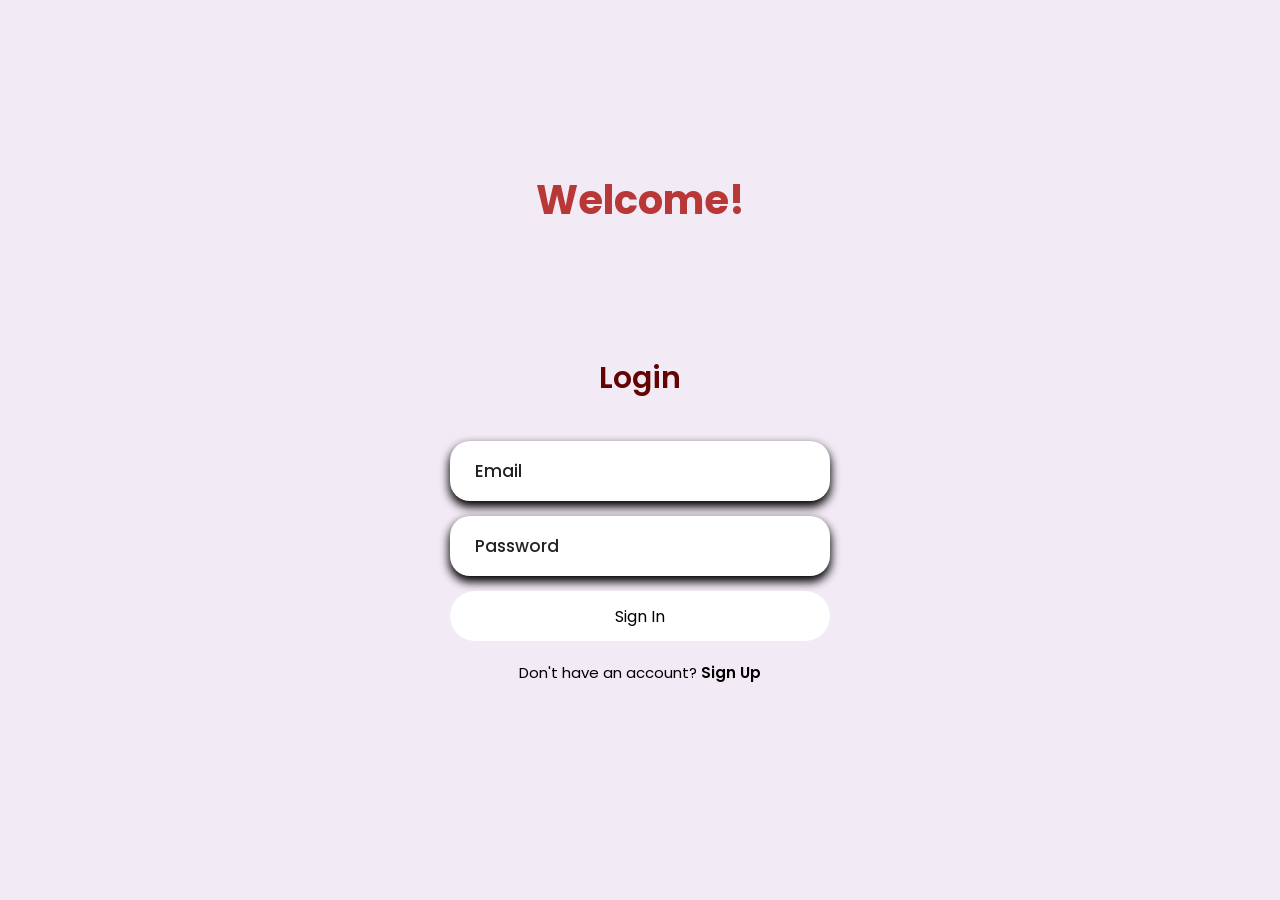
<file: frontend/index.html>
<!DOCTYPE html>
<html lang="en">
<head>
    <meta charset="UTF-8">
    <meta name="viewport" content="width=device-width, initial-scale=1.0">
    <title>Smart stock</title>
    <link rel="stylesheet" href="style.css">
    <!-- <script src="login.js" defer></script> -->
</head>
<body>
    <div class="name">
        <header>Welcome!</header>
    </div>
    <div class="login-box">
        <form id="loginForm">
        <div class="login-header">
            <header>Login</header>
        </div>
        <div class="input-box">
            <input type="email" class="input-field" id="email" placeholder="Email" autocomplete="off" required>
        </div>
        <div class="input-box">
            <input type="password" class="input-field" id="password" placeholder="Password" autocomplete="off" required>
        </div>
        <!-- <div class="role-select">
    <select name="role" id="role-input" required>
        <option value="" disabled selected>Select Role</option>
        <option value="admin">Admin</option>
        <option value="employee">Employee</option>
    </select> -->
<!-- </div> -->
        <!-- <div class="forgot">
            <section>
                <input type="checkbox" id="check">
                <label for="check">Remember me</label>
            </section>
            <section>
                <a href="#">Forgot password</a>
            </section>

        </div> -->
        <div class="input-submit">
            <!-- <button class="submit" id="Submit" type="button">Sign In</button> -->
            <button class="input-field submit-btn" type="submit">Sign In</button>
        </div>
        <div class="sign-up-link">
            <p>Don't have an account? <a href="sign-up.html">Sign Up</a></p>
        </div>
        </form>
    </div>
<script src="js/login.js" defer></script>
</body>
</html>
</file>
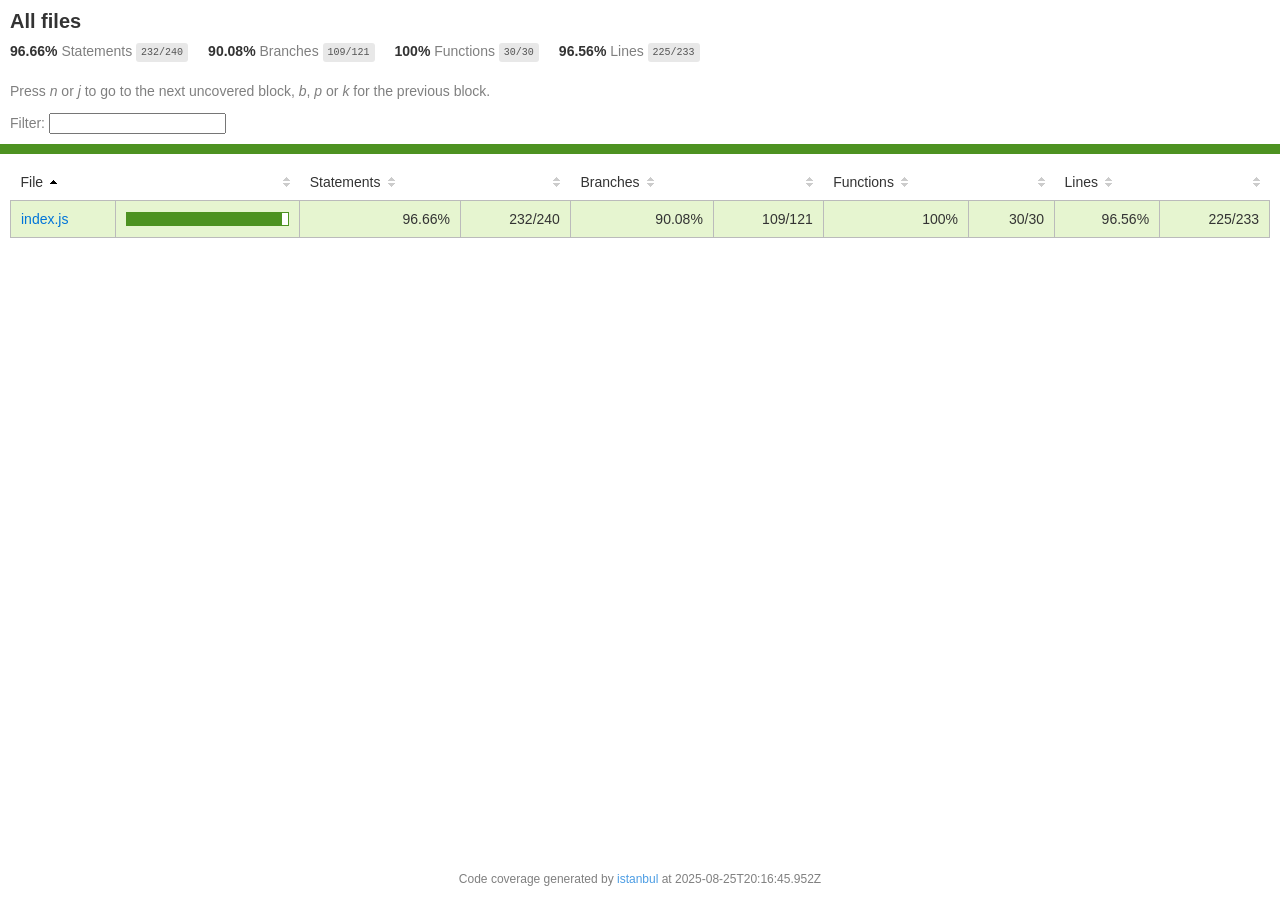
<file: backend/node_modules/kareem/coverage/lcov-report/index.html>
<!doctype html>
<html lang="en">

<head>
    <title>Code coverage report for All files</title>
    <meta charset="utf-8" />
    <link rel="stylesheet" href="prettify.css" />
    <link rel="stylesheet" href="base.css" />
    <link rel="shortcut icon" type="image/x-icon" href="favicon.png" />
    <meta name="viewport" content="width=device-width, initial-scale=1" />
    <style type='text/css'>
        .coverage-summary .sorter {
            background-image: url(sort-arrow-sprite.png);
        }
    </style>
</head>
    
<body>
<div class='wrapper'>
    <div class='pad1'>
        <h1>All files</h1>
        <div class='clearfix'>
            
            <div class='fl pad1y space-right2'>
                <span class="strong">96.66% </span>
                <span class="quiet">Statements</span>
                <span class='fraction'>232/240</span>
            </div>
        
            
            <div class='fl pad1y space-right2'>
                <span class="strong">90.08% </span>
                <span class="quiet">Branches</span>
                <span class='fraction'>109/121</span>
            </div>
        
            
            <div class='fl pad1y space-right2'>
                <span class="strong">100% </span>
                <span class="quiet">Functions</span>
                <span class='fraction'>30/30</span>
            </div>
        
            
            <div class='fl pad1y space-right2'>
                <span class="strong">96.56% </span>
                <span class="quiet">Lines</span>
                <span class='fraction'>225/233</span>
            </div>
        
            
        </div>
        <p class="quiet">
            Press <em>n</em> or <em>j</em> to go to the next uncovered block, <em>b</em>, <em>p</em> or <em>k</em> for the previous block.
        </p>
        <template id="filterTemplate">
            <div class="quiet">
                Filter:
                <input type="search" id="fileSearch">
            </div>
        </template>
    </div>
    <div class='status-line high'></div>
    <div class="pad1">
<table class="coverage-summary">
<thead>
<tr>
   <th data-col="file" data-fmt="html" data-html="true" class="file">File</th>
   <th data-col="pic" data-type="number" data-fmt="html" data-html="true" class="pic"></th>
   <th data-col="statements" data-type="number" data-fmt="pct" class="pct">Statements</th>
   <th data-col="statements_raw" data-type="number" data-fmt="html" class="abs"></th>
   <th data-col="branches" data-type="number" data-fmt="pct" class="pct">Branches</th>
   <th data-col="branches_raw" data-type="number" data-fmt="html" class="abs"></th>
   <th data-col="functions" data-type="number" data-fmt="pct" class="pct">Functions</th>
   <th data-col="functions_raw" data-type="number" data-fmt="html" class="abs"></th>
   <th data-col="lines" data-type="number" data-fmt="pct" class="pct">Lines</th>
   <th data-col="lines_raw" data-type="number" data-fmt="html" class="abs"></th>
</tr>
</thead>
<tbody><tr>
	<td class="file high" data-value="index.js"><a href="index.js.html">index.js</a></td>
	<td data-value="96.66" class="pic high">
	<div class="chart"><div class="cover-fill" style="width: 96%"></div><div class="cover-empty" style="width: 4%"></div></div>
	</td>
	<td data-value="96.66" class="pct high">96.66%</td>
	<td data-value="240" class="abs high">232/240</td>
	<td data-value="90.08" class="pct high">90.08%</td>
	<td data-value="121" class="abs high">109/121</td>
	<td data-value="100" class="pct high">100%</td>
	<td data-value="30" class="abs high">30/30</td>
	<td data-value="96.56" class="pct high">96.56%</td>
	<td data-value="233" class="abs high">225/233</td>
	</tr>

</tbody>
</table>
</div>
                <div class='push'></div><!-- for sticky footer -->
            </div><!-- /wrapper -->
            <div class='footer quiet pad2 space-top1 center small'>
                Code coverage generated by
                <a href="https://istanbul.js.org/" target="_blank" rel="noopener noreferrer">istanbul</a>
                at 2025-08-25T20:16:45.952Z
            </div>
        <script src="prettify.js"></script>
        <script>
            window.onload = function () {
                prettyPrint();
            };
        </script>
        <script src="sorter.js"></script>
        <script src="block-navigation.js"></script>
    </body>
</html>
</file>
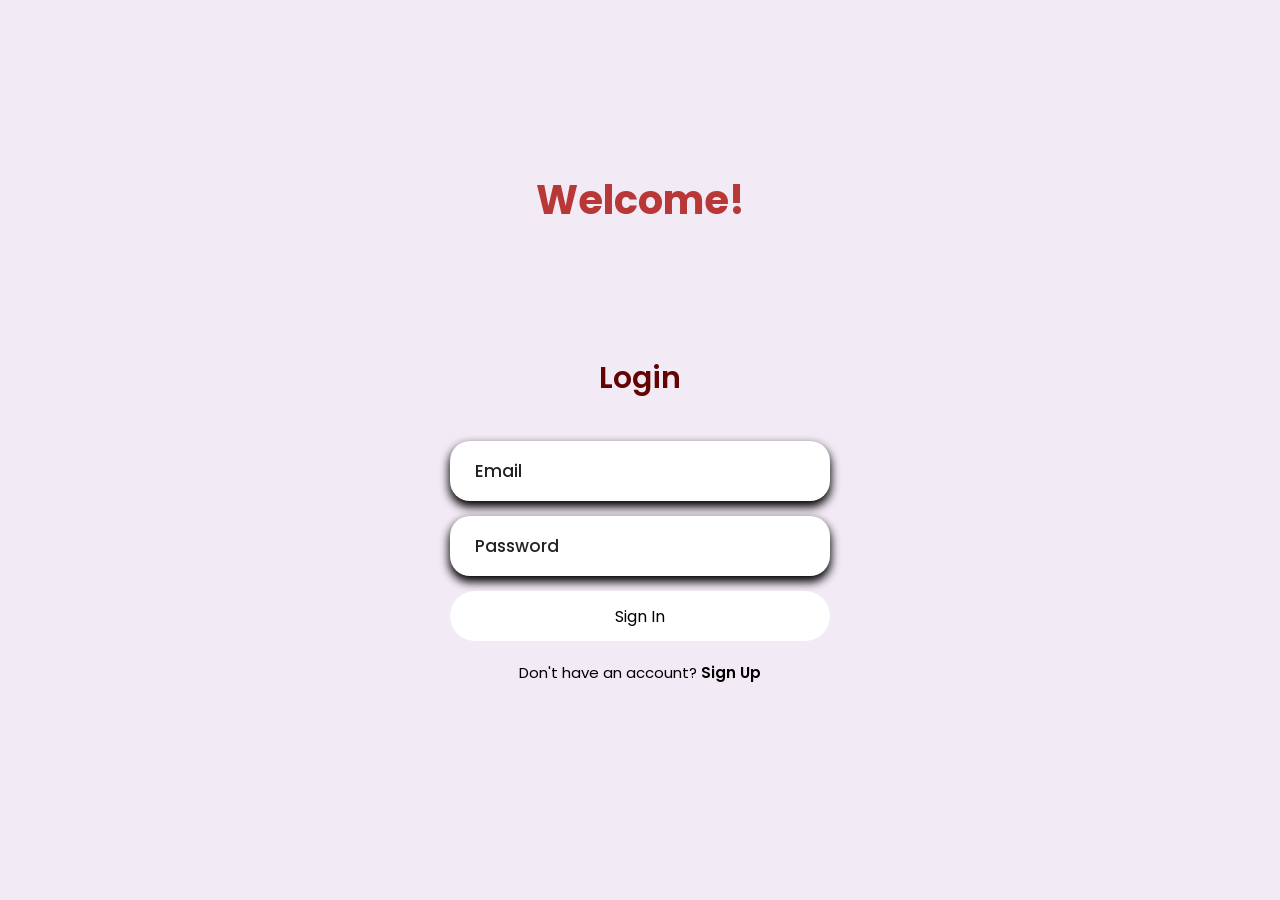
<file: frontend/admin-dashboard.html>
<!DOCTYPE html>
<html lang="en">
<head>
  <meta charset="utf-8" />
  <meta name="viewport" content="width=device-width,initial-scale=1" />
  <title>Admin Dashboard</title>
  <link rel="stylesheet" href="style.css" />
  <!-- <link rel="stylesheet" href="https://cdnjs.cloudflare.com/ajax/libs/font-awesome/6.0.0/css/all.min.css"> -->
  <script src="js/dashboard.js" defer></script>
</head>
<body>
  <div class="dashboard-container">
    <header class="dashboard-header">
      <div class="header-content">
        <h1><i class="fas fa-cogs"></i> Smart Stock Admin Dashboard</h1>
        <!-- <div class="user-info">
          <span class="welcome-text">Welcome, <span id="user-name"></span></span>
          <button id="logout" class="logout-btn"><i class="fas fa-sign-out-alt"></i> Logout</button>
        </div> -->
         <button class="back-btn" onclick="history.back()"><i class="fas fa-arrow-left"></i> Back</button>
      </div>
      <div class="user-info">
          <span class="welcome-text">Welcome, <span id="user-name"></span></span>
          <button id="logout" class="logout-btn"><i class="fas fa-sign-out-alt"></i> Logout</button>
      </div>
    </header>

    <main class="dashboard-main">
<!-- <div class="overview-card">
    <h2>Inventory Overview</h2>

    <div class="overview-stats">
      <div class="stat-box">
        <h3 id="total-products">0</h3>
        <p>Total Products</p>
      </div>

      <div class="stat-box warning">
        <h3 id="low-stock-count">0</h3>
        <p>Low Stock Items</p>
      </div>
    </div>
  </div>

 -->


      <div class="dashboard-grid">

        <section class="low-stock-section">
  <h2>⚠️ Low Stock Products</h2>

  <table class="inventory-table">
    <thead>
      <tr>
        <th>Name</th>
        <th>Category</th>
        <!-- <th>Stock</th>
        <th>Low Stock Limit</th> -->
        <th>Status</th>
      </tr>
    </thead>
    <tbody id="low-stock-body">
      <!-- populated by JS -->
    </tbody>
  </table>

  <p id="no-low-stock" style="display:none; color:green; font-weight:bold;">
     All products are sufficiently stocked
  </p>
</section>

        <div class="dashboard-card" onclick="openPage('add-product.html')">
          <div class="card-icon">
            <i class="fas fa-plus-circle"></i>
          </div>
          <div class="card-content">
            <h3>Add New Products</h3>
            <p>Add new items to your inventory</p>
          </div>
          <div class="card-arrow">
            <i class="fas fa-chevron-right"></i>
          </div>
        </div>

        <div class="dashboard-card" onclick="openPage('update-stock.html')">
          <div class="card-icon">
            <i class="fas fa-edit"></i>
          </div>
          <div class="card-content">
            <h3>Update Stock</h3>
            <p>Modify product quantities and track changes</p>
          </div>
          <div class="card-arrow">
            <i class="fas fa-chevron-right"></i>
          </div>
        </div>

        <div class="dashboard-card" onclick="openPage('delete-product.html')">
          <div class="card-icon">
            <i class="fas fa-trash-alt"></i>
          </div>
          <div class="card-content">
            <h3>Delete Products</h3>
            <p>Remove items from inventory</p>
          </div>
          <div class="card-arrow">
            <i class="fas fa-chevron-right"></i>
          </div>
        </div>

        <div class="dashboard-card" onclick="openPage('manage-employees.html')">
          <div class="card-icon">
            <i class="fas fa-users"></i>
          </div>
          <div class="card-content">
            <h3>Manage Employees</h3>
            <p>Add, edit, or remove employee accounts</p>
          </div>
          <div class="card-arrow">
            <i class="fas fa-chevron-right"></i>
          </div>
        </div>

        <div class="dashboard-card" onclick="openPage('view-inventory.html')">
          <div class="card-icon">
            <i class="fas fa-warehouse"></i>
          </div>
          <div class="card-content">
            <h3>View All Inventory</h3>
            <p>See complete inventory overview</p>
          </div>
          <div class="card-arrow">
            <i class="fas fa-chevron-right"></i>
          </div>
        </div>

        <div class="dashboard-card" onclick="openPage('view-transactions.html')">
          <div class="card-icon">
            <i class="fas fa-history"></i>
          </div>
          <div class="card-content">
            <h3>Transaction History</h3>
            <p>View all stock movement records</p>
          </div>
          <div class="card-arrow">
            <i class="fas fa-chevron-right"></i>
          </div>
        </div>
      </div>
    </main>
  </div>

  <script>
    const active = localStorage.getItem('activeUser');
    if (!active) {
      window.location.href = 'index.html';
    } else {
      try {
        const user = JSON.parse(active);
        document.getElementById('user-name').innerText = user.firstname || user.email || '';
      } catch (e) {}
    }

    document.getElementById('logout').addEventListener('click', () => {
      localStorage.removeItem('activeUser');
      localStorage.removeItem('token');
      localStorage.removeItem('role');
      window.location.href = 'index.html';
    });



    async function fetchLowStockProducts() {
  const token = localStorage.getItem("token");

  try {
    const res = await fetch("http://localhost:3000/products", {
      headers: {
        Authorization: `Bearer ${token}`
      }
    });

    const products = await res.json();

    const lowStockProducts = products.filter(
      p => p.stock <= p.lowStockLimit
    );

    renderLowStock(lowStockProducts);

  } catch (err) {
    console.error("Error fetching low stock products:", err);
  }
}

function renderLowStock(products) {
  const tbody = document.getElementById("low-stock-body");
  const noLowStockMsg = document.getElementById("no-low-stock");

  tbody.innerHTML = "";

  if (products.length === 0) {
    noLowStockMsg.style.display = "block";
    return;
  }

  noLowStockMsg.style.display = "none";

  products.forEach(p => {
    const row = `
      <tr>
        <td>${p.name}</td>
        <td>${p.category || "N/A"}</td>
   
        <td style="color:orange; font-weight:bold;">Low Stock</td>
      </tr>
    `;
    tbody.innerHTML += row;
  });
}

// Call it when dashboard loads
fetchLowStockProducts();

  </script>
</body>
</html>
</file>
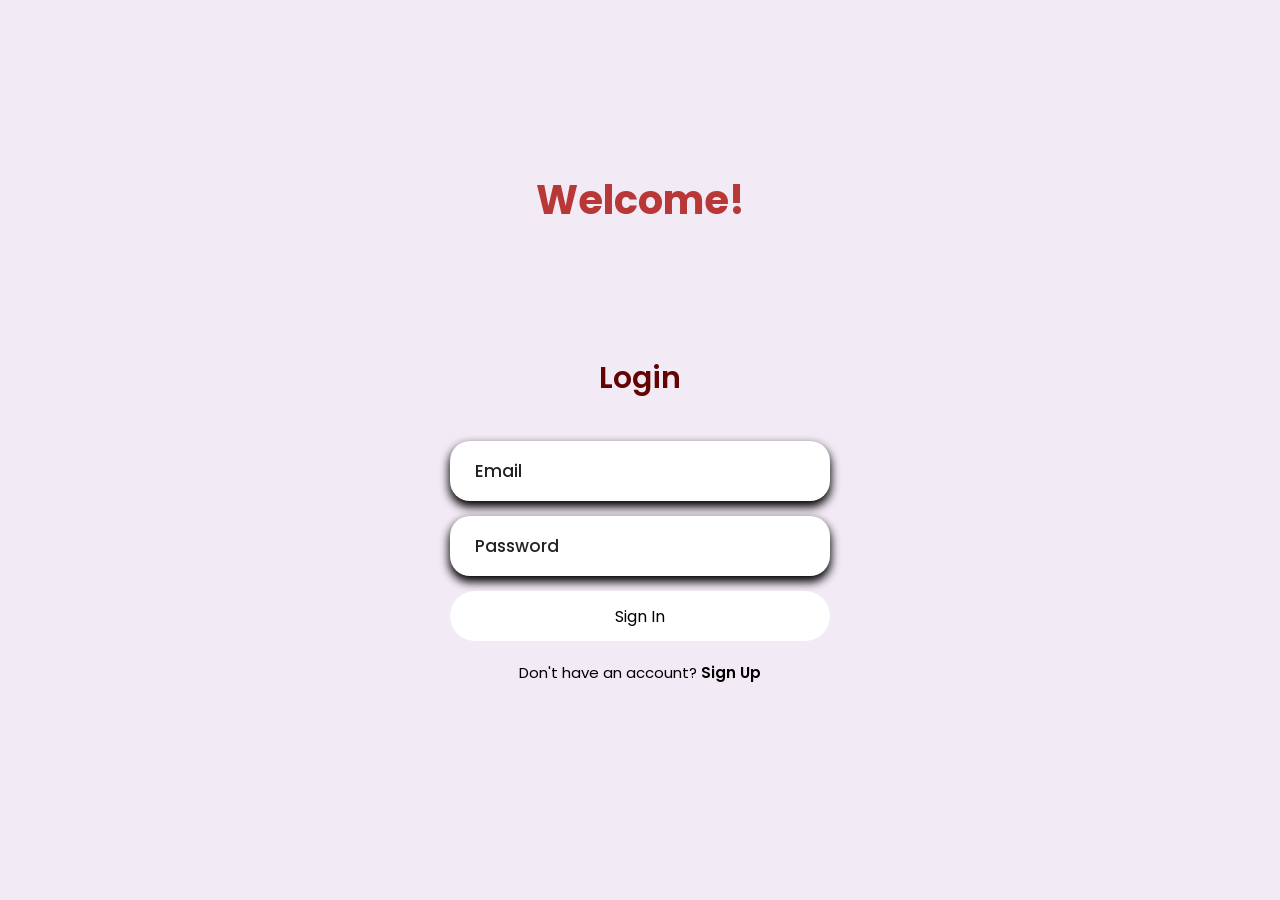
<file: frontend/delete-product.html>
<!DOCTYPE html>
<html lang="en">
<head>
  <meta charset="utf-8" />
  <meta name="viewport" content="width=device-width,initial-scale=1" />
  <title>Delete Product</title>

  <!-- Correct paths -->
  <link rel="stylesheet" href="styledel.css" />
</head>

<body>
  <div class="container">
    <h1>Delete Product</h1>

    <form id="deleteProductForm">
      <select id="productSelect" required>
        <option value="">Select a product to delete</option>
      </select>
      <button type="submit">Delete Product</button>
    </form>

    <button onclick="window.location.href='admin-dashboard.html'">
      Back to Dashboard
    </button>
  </div>

  <script>
    const token = localStorage.getItem("token");

    // Optional frontend role check
    if (localStorage.getItem("role") !== "admin") {
      alert("Access denied");
      window.location.href = "index.html";
    }

    async function loadProducts() {
      try {
        const response = await fetch("http://localhost:3000/products", {
          headers: {
            "Authorization": "Bearer " + token
          }
        });
        const products = await response.json();
        const select = document.getElementById("productSelect");

        products.forEach(product => {
          const option = document.createElement("option");
          option.value = product._id;
           option.textContent = `${product.name} `;
          select.appendChild(option);
        });
      } catch (err) {
        alert("Error loading products");
        console.error(err);
      }
    }

    document.getElementById("deleteProductForm").addEventListener("submit", async (e) => {
      e.preventDefault();

      const productId = document.getElementById("productSelect").value;

      if (!productId) {
        alert("Please select a product");
        return;
      }

      if (!confirm("Are you sure you want to delete this product?")) {
        return;
      }

      try {
        const response = await fetch(`http://localhost:3000/products/${productId}`, {
          method: "DELETE",
          headers: {
            "Authorization": "Bearer " + token
          }
        });

        const result = await response.json();

        if (response.ok) {
          alert("Product deleted successfully!");
          // Reload products
          document.getElementById("productSelect").innerHTML = '<option value="">Select a product to delete</option>';
          loadProducts();
        } else {
          alert("Error: " + result.error);
        }

      } catch (err) {
        alert("Error deleting product");
        console.error(err);
      }
    });

    loadProducts();
  </script>
</body>
</html>
</file>
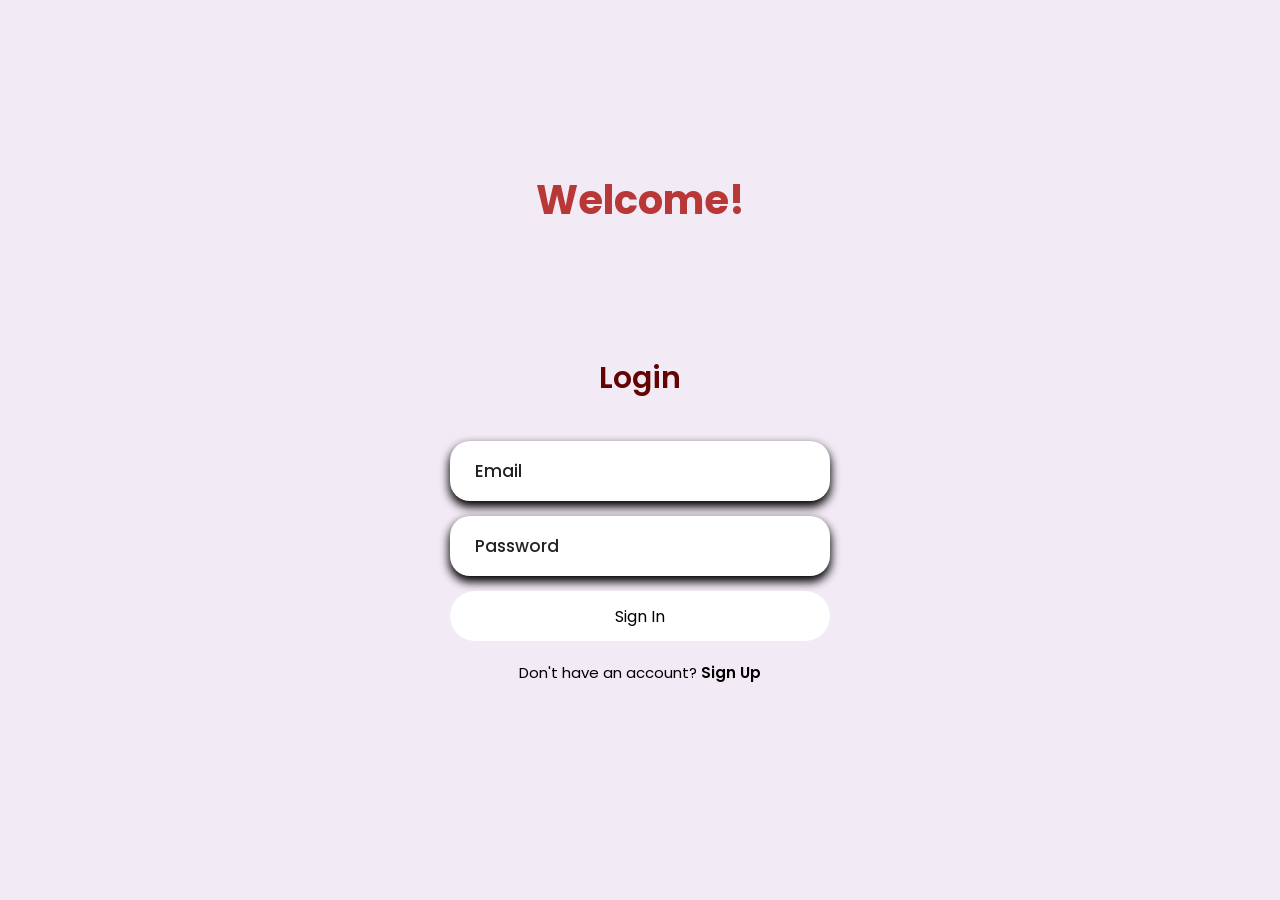
<file: frontend/employee-dashboard.html>
<!DOCTYPE html>
<html lang="en">
<head>
  <meta charset="utf-8" />
  <meta name="viewport" content="width=device-width,initial-scale=1" />
  <title>Employee Dashboard</title>
  <link rel="stylesheet" href="style.css" />
  <script src="js/dashboard.js" defer></script>
</head>
<body>
  <div class="dashboard">
    <h1>Employee Dashboard</h1>
    <p>Welcome, <span id="user-name"></span></p>
    <button id="logout">Logout</button>
  </div>
  <script>
    const active = localStorage.getItem('activeUser');
    if (!active) {
      window.location.href = 'index.html';
    } else {
      try {
        const user = JSON.parse(active);
        document.getElementById('user-name').innerText = user.firstname || user.email || '';
      } catch (e) {}
    }

    document.getElementById('logout').addEventListener('click', () => {
      localStorage.removeItem('activeUser');
      window.location.href = 'index.html';
    });
  </script>
</body>
</html> 





<!DOCTYPE html>
<html lang="en">
<head>
  <meta charset="utf-8" />
  <meta name="viewport" content="width=device-width,initial-scale=1" />
  <title>Employee Dashboard</title>
  <link rel="stylesheet" href="style.css" />
</head>

<body>
  <div class="dashboard-container">
    
    <!-- HEADER -->
    <header class="dashboard-header">
      <div class="header-content">
        <h1>Smart Stock Employee Dashboard</h1>
        <div class="user-info">
          <span>Welcome, <span id="user-name"></span></span>
          <button id="logout" class="logout-btn">Logout</button>
        </div>
      </div>
    </header>

    <!-- MAIN -->
    <main class="dashboard-main">
      <div class="dashboard-grid">

        <div class="dashboard-card" onclick="openPage('view-inventory.html')">
          <h3>View Inventory</h3>
          <p>Check available products & stock</p>
        </div>

        <div class="dashboard-card" onclick="openPage('update-stock.html')">
          <h3>Update Stock</h3>
          <p>Add or reduce product quantities</p>
        </div>

        <div class="dashboard-card" onclick="openPage('low-stock.html')">
          <h3>Low Stock Items</h3>
          <p>Products that need restocking</p>
        </div>

        <div class="dashboard-card" onclick="openPage('view-transactions.html')">
          <h3>Transaction History</h3>
          <p>View stock movement records</p>
        </div>

      </div>
    </main>
  </div>

  <!-- SCRIPT -->
  <script>
    const activeUser = localStorage.getItem("activeUser");
    const role = localStorage.getItem("role");

    if (!activeUser || role !== "employee") {
      window.location.href = "index.html";
    }

    const user = JSON.parse(activeUser);
    document.getElementById("user-name").innerText =
      user.firstname || user.email;

    function openPage(page) {
      window.location.href = page;
    }

    document.getElementById("logout").addEventListener("click", () => {
      localStorage.clear();
      window.location.href = "index.html";
    });
  </script>
</body>
</html>
</file>
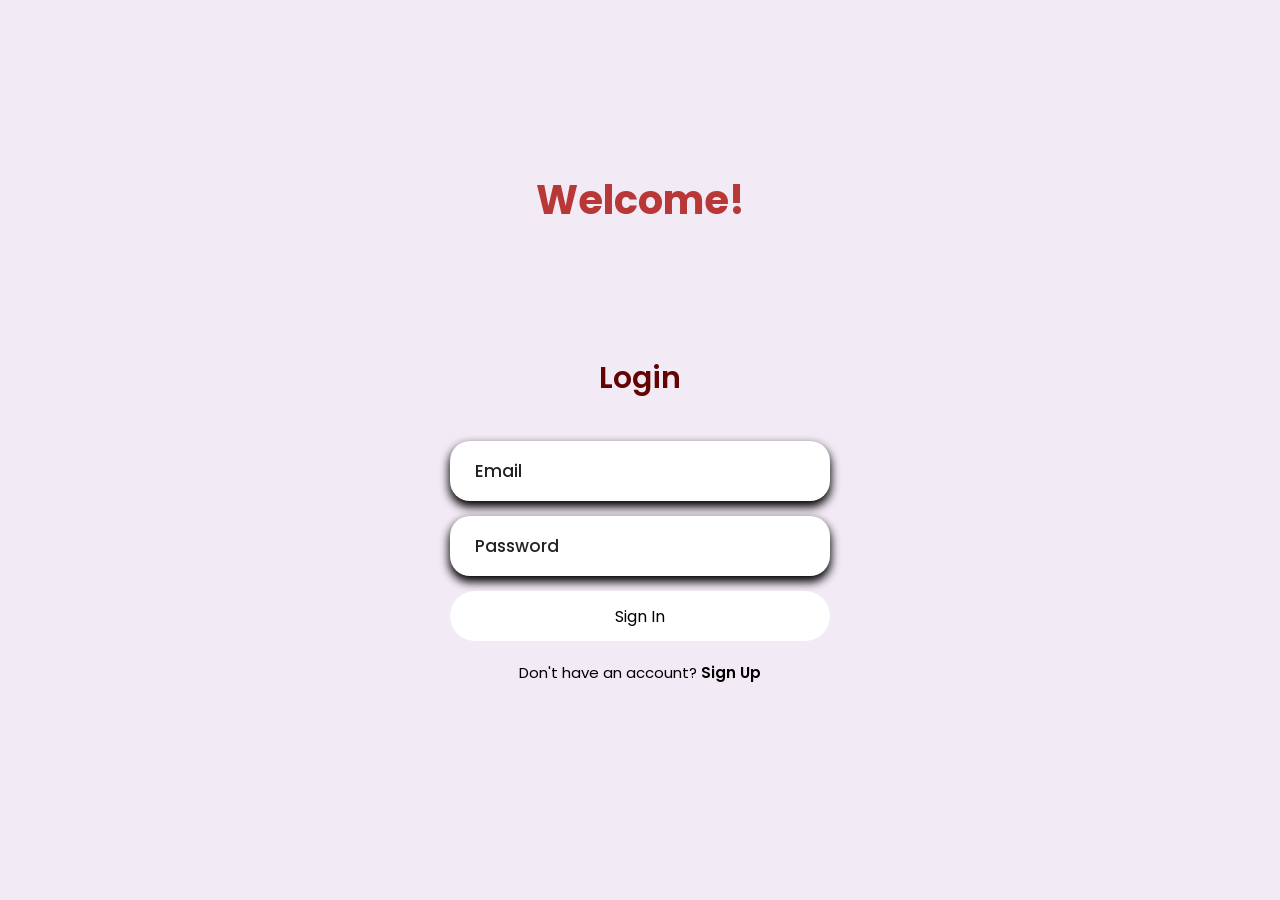
<file: frontend/low-stock.html>
<!DOCTYPE html>
<html lang="en">
<head>
  <meta charset="UTF-8" />
  <meta name="viewport" content="width=device-width, initial-scale=1" />
  <title>Low Stock Products</title>
  <link rel="stylesheet" href="style.css" />
</head>

<body>
  <div class="dashboard-container">

    <!-- HEADER -->
    <header class="dashboard-header">
      <div class="header-content">
        <button class="back-btn" onclick="history.back()">Back</button>
        <h1>Low Stock Products</h1>
        <div class="user-info">
          <span>Welcome, <span id="user-name"></span></span>
          <button id="logout" class="logout-btn">Logout</button>
        </div>
      </div>
    </header>

    <!-- MAIN -->
    <main class="dashboard-main">
      <table class="inventory-table">
        <thead>
          <tr>
            <th>ID</th>
            <th>Name</th>
            <th>Category</th>
            <th>Stock</th>
            <th>Low Stock Limit</th>
            <th>Status</th>
          </tr>
        </thead>
        <tbody id="low-stock-body">
          <!-- JS inserts rows -->
        </tbody>
      </table>

      <p id="no-data" style="display:none; text-align:center; margin-top:20px;">
        🎉 No low stock products!
      </p>
    </main>
  </div>

  <!-- SCRIPT -->
  <script>
    const token = localStorage.getItem("token");
    const activeUser = localStorage.getItem("activeUser");

    if (!token || !activeUser) {
      window.location.href = "index.html";
    }

    const user = JSON.parse(activeUser);
    document.getElementById("user-name").innerText =
      user.firstname || user.email;

    document.getElementById("logout").addEventListener("click", () => {
      localStorage.clear();
      window.location.href = "index.html";
    });

    async function fetchLowStock() {
      try {
        console.log("Fetching low stock products...");
        console.log("Token:", token ? "Present" : "Missing");
        
        const res = await fetch("http://localhost:3000/products", {
          headers: {
            Authorization: `Bearer ${token}`
          }
        });

        console.log("Response status:", res.status);
        
        if (!res.ok) {
          throw new Error(`Failed to load products: ${res.status} ${res.statusText}`);
        }

        const products = await res.json();
        console.log("Products received:", products);

        // 🔥 FILTER LOW STOCK
        const lowStockProducts = products.filter(p =>
          p.stock <= p.lowStockLimit
        );

        console.log("Low stock products:", lowStockProducts);
        renderTable(lowStockProducts);
      } catch (err) {
        console.error("Error fetching low stock products:", err);
        const tbody = document.getElementById("low-stock-body");
        tbody.innerHTML = `<tr><td colspan="6" style="text-align:center; color:red;">Error loading products: ${err.message}</td></tr>`;
      }
    }

    function renderTable(data) {
      const tbody = document.getElementById("low-stock-body");
      const noData = document.getElementById("no-data");
      tbody.innerHTML = "";

      if (data.length === 0) {
        noData.style.display = "block";
        return;
      }

      noData.style.display = "none";

      data.forEach(item => {
        const status =
          item.stock === 0
            ? `<span style="color:red;font-weight:bold">Out of Stock</span>`
            : `<span style="color:orange;font-weight:bold">Low Stock</span>`;

        const row = `
          <tr>
            <td>${item._id}</td>
            <td>${item.name}</td>
            <td>${item.category || "-"}</td>
            <td>${item.stock}</td>
            <td>${item.lowStockLimit}</td>
            <td>${status}</td>
          </tr>
        `;
        tbody.innerHTML += row;
      });
    }

    fetchLowStock();
  </script>
</body>
</html>
</file>
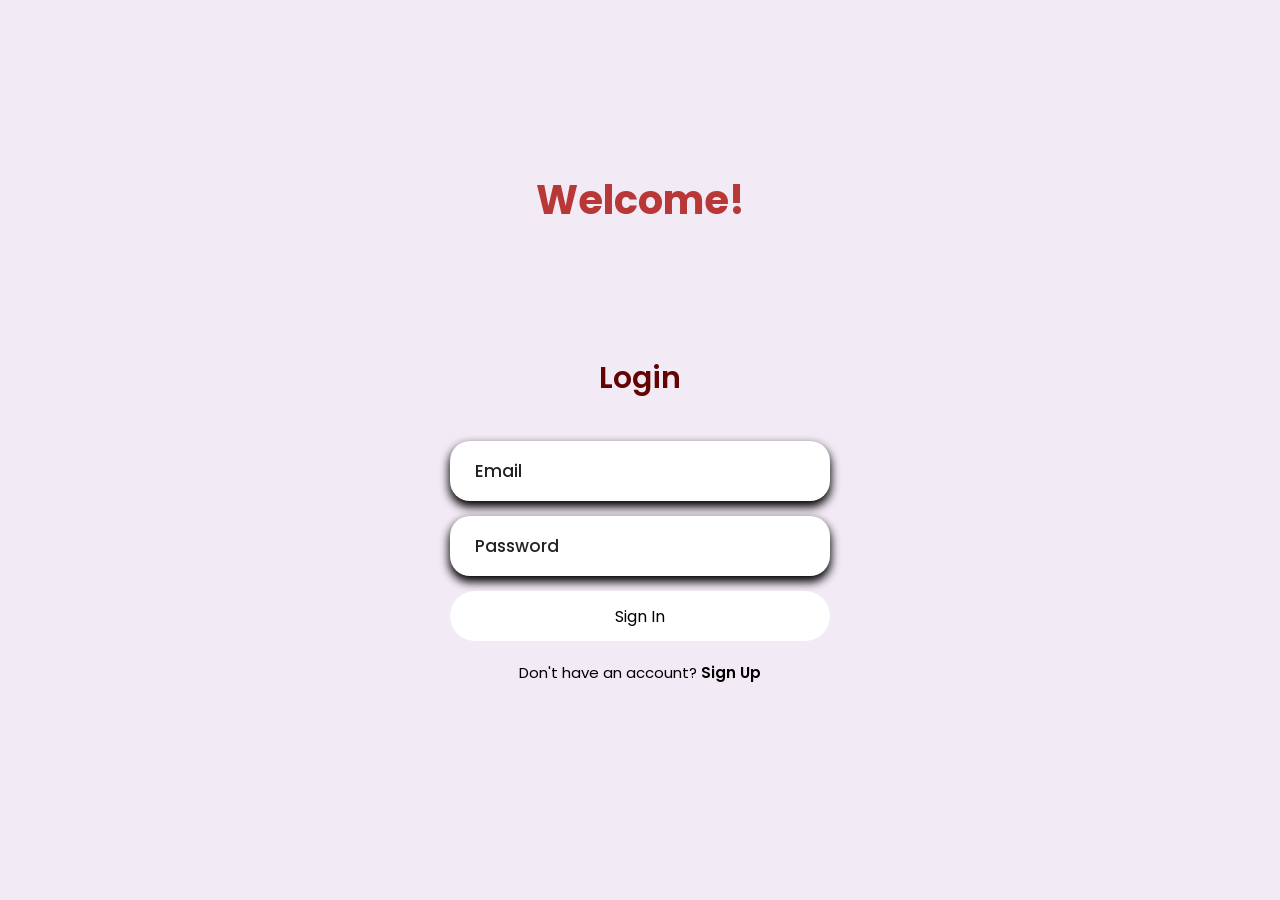
<file: frontend/manage-employees.html>
<!DOCTYPE html>
<html lang="en">
<head>
  <meta charset="utf-8" />
  <meta name="viewport" content="width=device-width,initial-scale=1" />
  <title>Manage Employees</title>
  <link rel="stylesheet" href="styleman.css" />
</head>
<body>
  <div class="container">
    <h1>Manage Users</h1>
<button onclick="openAddUserModal()">+ Add User</button>

    <div id="users-list">
      <!-- Users will be loaded here -->
    </div>
    <button onclick="window.location.href='admin-dashboard.html'">Back to Dashboard</button>
  </div>

  <!-- Modal for editing user -->
  <div id="edit-modal" class="modal" style="display: none;">
    <div class="modal-content">
      <span class="close">&times;</span>
      <h2>Edit User</h2>
      <form id="edit-user-form">
        <input type="hidden" id="edit-user-id">
        <label for="edit-firstname">First Name:</label>
        <input type="text" id="edit-firstname" required>

        <label for="edit-email">Email:</label>
        <input type="email" id="edit-email" required>

        <label for="edit-role">Role:</label>
        <select id="edit-role" required>
          <option value="employee">Employee</option>
          <option value="admin">Admin</option>
        </select>

        <button type="submit">Update User</button>
      </form>
    </div>
  </div>

  <!-- Modal for adding user -->
   <div id="add-modal" class="modal" style="display:none;">
  <div class="modal-content">
    <span class="close" onclick="closeAddModal()">&times;</span>
    <h2>Add User</h2>

    <form id="add-user-form">
      <label>First Name:</label>
      <input type="text" id="add-firstname" required>

      <label>Email:</label>
      <input type="email" id="add-email" required>

      <label>Password:</label>
      <input type="password" id="add-password" required>

      <label>Role:</label>
      <select id="add-role">
        <option value="employee">Employee</option>
        <option value="admin">Admin</option>
      </select>

      <button type="submit">Create User</button>
    </form>
  </div>
</div>


  <script>
    const token = localStorage.getItem("token");

    // Check if admin
    if (localStorage.getItem("role") !== "admin") {
      alert("Access denied");
      window.location.href = "index.html";
    }

    async function loadUsers() {
      try {
        if (!token) {
          alert('No authentication token. Please login first.');
          window.location.href = 'index.html';
          return;
        }

        console.log('Fetching users...');
        const response = await fetch("http://localhost:3000/users", {
          method: 'GET',
          headers: {
            "Content-Type": "application/json",
            "Authorization": "Bearer " + token
          }
        });

        console.log('Users response status:', response.status);
        const users = await response.json();
        console.log('Users data:', users);
        
        const list = document.getElementById("users-list");

        if (!Array.isArray(users) || users.length === 0) {
          list.innerHTML = "<p>No users found.</p>";
          return;
        }

        const table = document.createElement("table");
        table.innerHTML = `
          <thead>
            <tr>
              <th>First Name</th>
              <th>Email</th>
              <th>Role</th>
              <th>Actions</th>
            </tr>
          </thead>
          <tbody>
            ${users.map(u => `
              <tr>
                <td>${u.firstname || 'N/A'}</td>
                <td>${u.email || 'N/A'}</td>
                <td>${u.role || 'N/A'}</td>
                <td>
                  <button onclick="editUser('${u._id}', '${u.firstname}', '${u.email}', '${u.role}')">Edit</button>
                  <button onclick="deleteUser('${u._id}')">Delete</button>
                </td>
              </tr>
            `).join('')}
          </tbody>
        `;
        list.appendChild(table);
      } catch (error) {
        console.error("Error loading users:", error);
        document.getElementById("users-list").innerHTML = "<p>Error loading users: " + error.message + ". Make sure Flask server is running.</p>";
      }
    }

    loadUsers();

    // Modal functionality
    const modal = document.getElementById("edit-modal");
    const closeBtn = document.getElementsByClassName("close")[0];

    closeBtn.onclick = function() {
      modal.style.display = "none";
    }

    window.onclick = function(event) {
      if (event.target == modal) {
        modal.style.display = "none";
      }
    }

    function editUser(id, firstname, email, role) {
      document.getElementById("edit-user-id").value = id;
      document.getElementById("edit-firstname").value = firstname;
      document.getElementById("edit-email").value = email;
      document.getElementById("edit-role").value = role;
      modal.style.display = "block";
    }

    document.getElementById('edit-user-form').addEventListener('submit', async (e) => {
      e.preventDefault();

      const userId = document.getElementById('edit-user-id').value;
      const userData = {
        firstname: document.getElementById('edit-firstname').value,
        email: document.getElementById('edit-email').value,
        role: document.getElementById('edit-role').value
      };

      try {
        const response = await fetch(`http://localhost:3000/users/${userId}`, {
          method: 'PUT',
          headers: {
            'Content-Type': 'application/json',
            'Authorization': `Bearer ${token}`
          },
          body: JSON.stringify(userData)
        });

        const result = await response.json();
        if (response.ok) {
          alert('User updated successfully!');
          modal.style.display = "none";
          loadUsers(); // Reload the list
        } else {
          alert('Error: ' + result.error);
        }
      } catch (error) {
        alert('Error updating user: ' + error.message);
      }
    });

    async function deleteUser(userId) {
      if (!confirm('Are you sure you want to delete this user?')) return;

      try {
        const response = await fetch(`http://localhost:3000/users/${userId}`, {
          method: 'DELETE',
          headers: {
            'Authorization': `Bearer ${token}`
          }
        });

        const result = await response.json();
        if (response.ok) {
          alert('User deleted successfully!');
          loadUsers(); // Reload the list
        } else {
          alert('Error: ' + result.error);
        }
      } catch (error) {
        alert('Error deleting user: ' + error.message);
      }
    }
    function openAddUserModal() {
  document.getElementById("add-modal").style.display = "block";
}

function closeAddModal() {
  document.getElementById("add-modal").style.display = "none";
}

document.getElementById("add-user-form").addEventListener("submit", async (e) => {
  e.preventDefault();

  const userData = {
    firstname: document.getElementById("add-firstname").value,
    email: document.getElementById("add-email").value,
    password: document.getElementById("add-password").value,
    role: document.getElementById("add-role").value
  };

  try {
    const response = await fetch("http://localhost:3000/users", {
      method: "POST",
      headers: {
        "Content-Type": "application/json",
        "Authorization": "Bearer " + token
      },
      body: JSON.stringify(userData)
    });

    const result = await response.json();

    if (response.ok) {
      alert("Employee added successfully!");
      closeAddModal();
      loadUsers(); // 🔄 refresh list
      document.getElementById("add-user-form").reset();
    } else {
      alert(result.error || "Failed to add user");
    }
  } catch (error) {
    alert("Error: " + error.message);
  }
});

  </script>

  <style>
    .modal {
      display: none;
      position: fixed;
      z-index: 1;
      left: 0;
      top: 0;
      width: 100%;
      height: 100%;
      overflow: auto;
      background-color: rgb(0,0,0);
      background-color: rgba(0,0,0,0.4);
    }

    .modal-content {
      background-color: #fefefe;
      margin: 15% auto;
      padding: 20px;
      border: 1px solid #888;
      width: 80%;
      max-width: 500px;
    }

    .close {
      color: #aaa;
      float: right;
      font-size: 28px;
      font-weight: bold;
    }

    .close:hover,
    .close:focus {
      color: black;
      text-decoration: none;
      cursor: pointer;
    }
  </style>
</body>
</html>
</file>
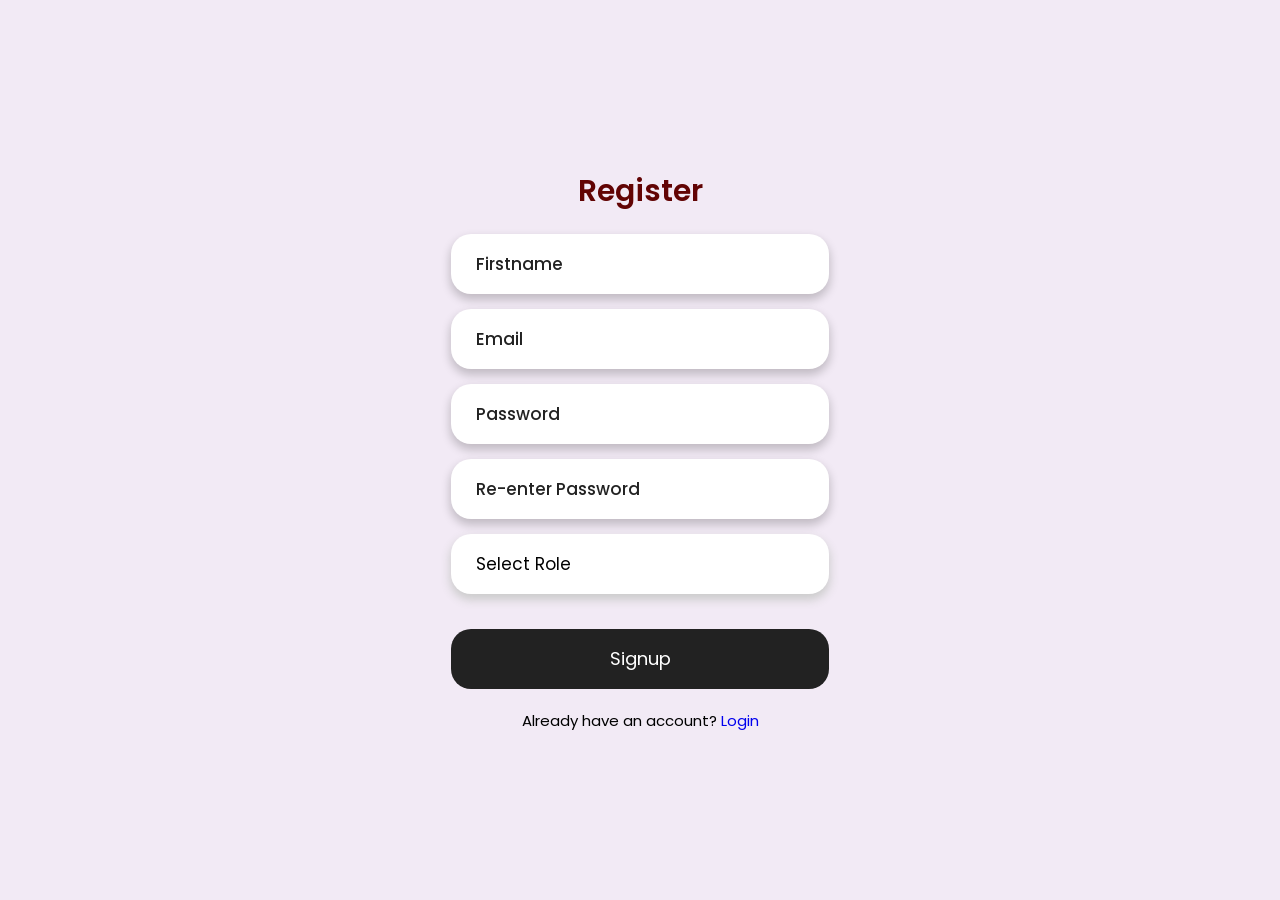
<file: frontend/sign-up.html>
<!DOCTYPE html>
<html lang="en">
  <head>
    <meta charset="UTF-8" />
    <meta name="viewport" content="width=device-width, initial-scale=1.0" />
    <title>Sign Up</title>
    <link rel="stylesheet" href="style.css" />
    <!-- <script src="signup.js" defer></script> -->
  </head>
  <body>
    <div class="wrapper">
      <!-- <h1>Sign Up</h1> -->
       <div class="register-header">
            <header>Register</header>
        </div>
      <p id="error-message"></p>
      <form id="signupForm">
        <div class="incorrect">
          <input
            type="text"
            class="input-field"
            name="firstname"
            id="firstname-input"
            placeholder="Firstname"
            required
          />
        </div>
        <div>
          <input
            type="email"
            class="input-field"
            name="email"
            id="email-input"
            placeholder="Email"
            autocomplete="off"
            required
          />
        </div>
        <div>
          <input
            type="password"
            class="input-field"
            name="password"
            id="password-input"
            placeholder="Password"
            autocomplete="off"
            required
          />
        </div>
        <div>
          <input
            type="password"
            class="input-field"
            name="repeat-password"
            id="repeat-password-input"
            placeholder="Re-enter Password"
            autocomplete="off"
            required
          />
        </div>
        <!-- <div>
          <input
            type="password"
            class="input-field"
            name="repeat-password"
            id="repeat-password-input"
            placeholder="Confirm Password"
            autocomplete="off"
            required
          />
        </div> -->
        <div class="role-select">
    <select name="role" id="role-input" required>
        <option value="" disabled selected>Select Role</option>
        <option value="admin">Admin</option>
        <option value="employee">Employee</option>
    </select>
</div> 
<div class="login-link">
        <button type="submit">Signup</button>
        <p>Already have an account? <a href="index.html">Login</a></p>
        </div>
      </form>
    </div>
    <script src="js/signup.js"></script>
  </body>
</html>
</file>
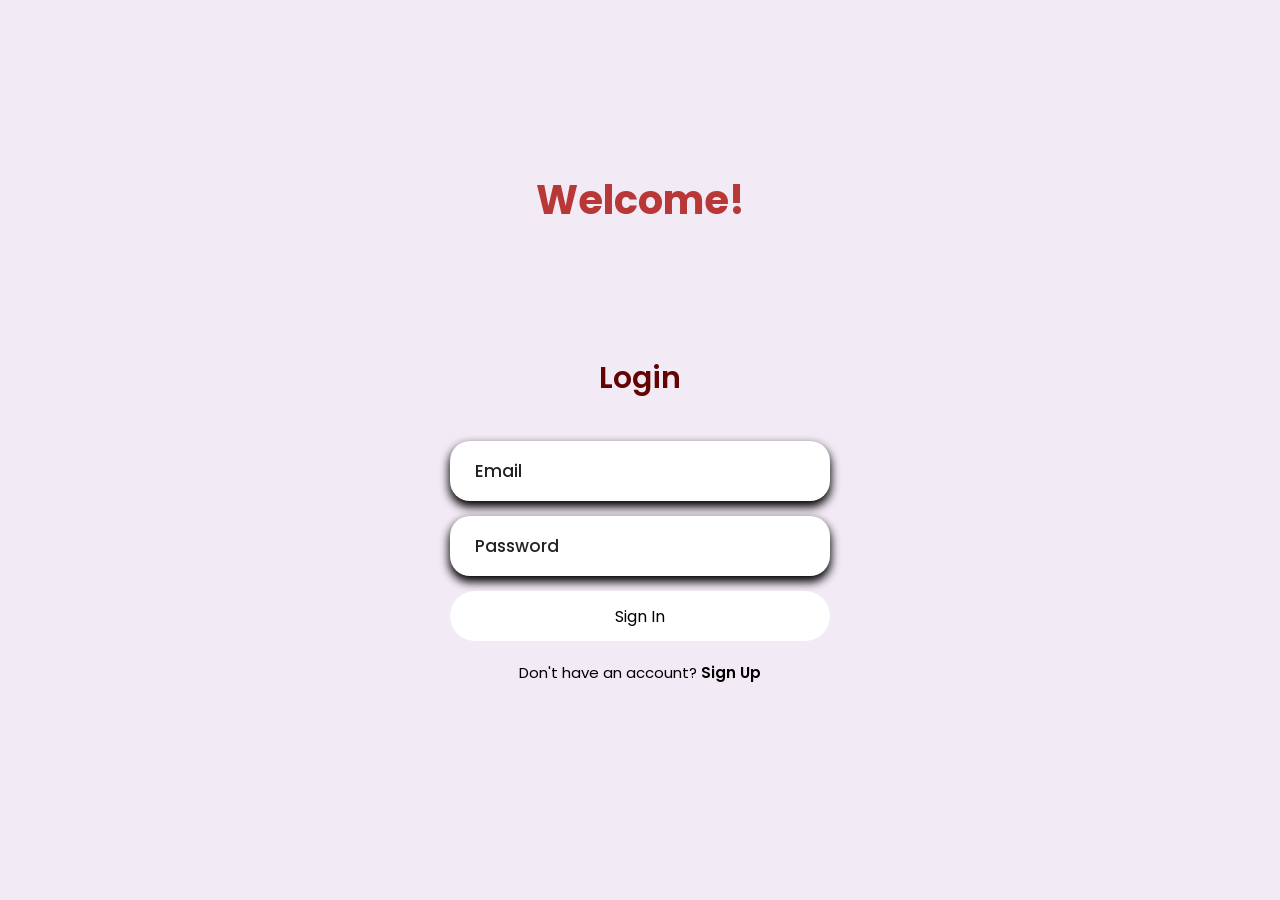
<file: frontend/update-stock.html>
<!DOCTYPE html>
<html lang="en">
<head>
  <meta charset="utf-8" />
  <meta name="viewport" content="width=device-width,initial-scale=1" />
  <title>Update Stock</title>
  <link rel="stylesheet" href="style1.css" />
</head>
<body>
  <div class="container">
    <h1>Update Product Stock</h1>

    <form id="update-stock-form">
      <div class="form-group">
        <label for="product-select">Select Product:</label>
        <select id="product-select" required>
          <option value="">Loading products...</option>
        </select>
      </div>

      <div class="form-group">
        <label for="current-stock">Current Stock:</label>
        <input type="number" id="current-stock" readonly />
      </div>

      <div class="form-group">
        <label for="new-stock">New Stock Quantity:</label>
        <input type="number" id="new-stock" required min="0" />
      </div>

      <div class="form-group">
        <label for="notes">Notes (optional):</label>
        <textarea id="notes" rows="3" placeholder="Reason for stock update"></textarea>
      </div>

      <button type="submit">Update Stock</button>
    </form>

    <button onclick="window.location.href='admin-dashboard.html'">Back to Dashboard</button>
  </div>

  <script>
    const token = localStorage.getItem('token');
    if (!token) {
      window.location.href = 'index.html';
    }

    // Load products
    async function loadProducts() {
      try {
        if (!token) {
          alert('No authentication token. Please login first.');
          window.location.href = 'index.html';
          return;
        }

        console.log('Loading products...');
        console.log('Token:', token ? "Present" : "Missing");
        
        const response = await fetch('http://localhost:3000/products', {
          method: 'GET',
          headers: {
            'Content-Type': 'application/json',
            'Authorization': `Bearer ${token}`
          }
        });

        console.log('Products response status:', response.status);
        console.log('Products response ok:', response.ok);
        
        const data = await response.json();
        console.log('Products data received:', data);
        console.log('Is array:', Array.isArray(data));
        console.log('Array length:', Array.isArray(data) ? data.length : 'N/A');

        if (response.ok) {
          const products = data;
          const select = document.getElementById('product-select');
          select.innerHTML = '<option value="">Select a product</option>';

          if (Array.isArray(products) && products.length > 0) {
            console.log('Products found:', products.length);
            products.forEach(product => {
              const option = document.createElement('option');
              option.value = product._id;
              option.textContent = `${product.name} (${product.stock} in stock)`;
              option.dataset.stock = product.stock;
              select.appendChild(option);
            });
          } else {
            console.log('No products in database or not an array');
            const option = document.createElement('option');
            option.textContent = 'No products available - Add products as admin first';
            option.disabled = true;
            select.appendChild(option);
          }
        } else {
          const errorMsg = data.error || data.message || 'Failed to load products';
          console.error('Error response:', data);
          const select = document.getElementById('product-select');
          select.innerHTML = `<option disabled selected>Error: ${errorMsg}</option>`;
          alert('❌ Failed to load products: ' + errorMsg);
        }
      } catch (error) {
        console.error('Error loading products:', error);
        console.error('Error stack:', error.stack);
        alert('❌ Error loading products: ' + error.message + '\n\nMake sure:\n1. Backend server is running\n2. MongoDB is connected\n3. You are logged in');
        const select = document.getElementById('product-select');
        select.innerHTML = `<option disabled selected>Error: ${error.message}</option>`;
      }
    }

    // Update current stock display when product is selected
    document.getElementById('product-select').addEventListener('change', function() {
      const selectedOption = this.options[this.selectedIndex];
      const currentStock = selectedOption.dataset.stock || '';
      document.getElementById('current-stock').value = currentStock;
    });

    // Handle form submission
    document.getElementById('update-stock-form').addEventListener('submit', async function(e) {
      e.preventDefault();

      const productId = document.getElementById('product-select').value;
      const newStock = parseInt(document.getElementById('new-stock').value);
      const notes = document.getElementById('notes').value;

      if (!productId) {
        alert('Please select a product');
        return;
      }

      console.log('Updating stock:', { productId, newStock, notes });

      try {
        const response = await fetch(`http://localhost:3000/products/${productId}/stock`, {
          method: 'PUT',
          headers: {
            'Content-Type': 'application/json',
            'Authorization': `Bearer ${token}`
          },
          body: JSON.stringify({
            stock: newStock,
            notes
          })
        });

        console.log('Update response status:', response.status);
        const result = await response.json();
        console.log('Update response:', result);

        if (response.ok) {
          alert('✓ Stock updated successfully!');
          // Reload products to show updated stock
          loadProducts();
          // Clear form
          document.getElementById('new-stock').value = '';
          document.getElementById('notes').value = '';
          document.getElementById('current-stock').value = '';
          document.getElementById('product-select').value = '';
        } else {
          alert('❌ Error updating stock:\n' + (result.error || result.message || 'Unknown error'));
          console.error('Error response:', result);
        }
      } catch (error) {
        console.error('Error updating stock:', error);
        alert('❌ Connection error: ' + error.message);
      }
    });

    // Load products on page load
    loadProducts();
  </script>
</body>
</html>
</file>
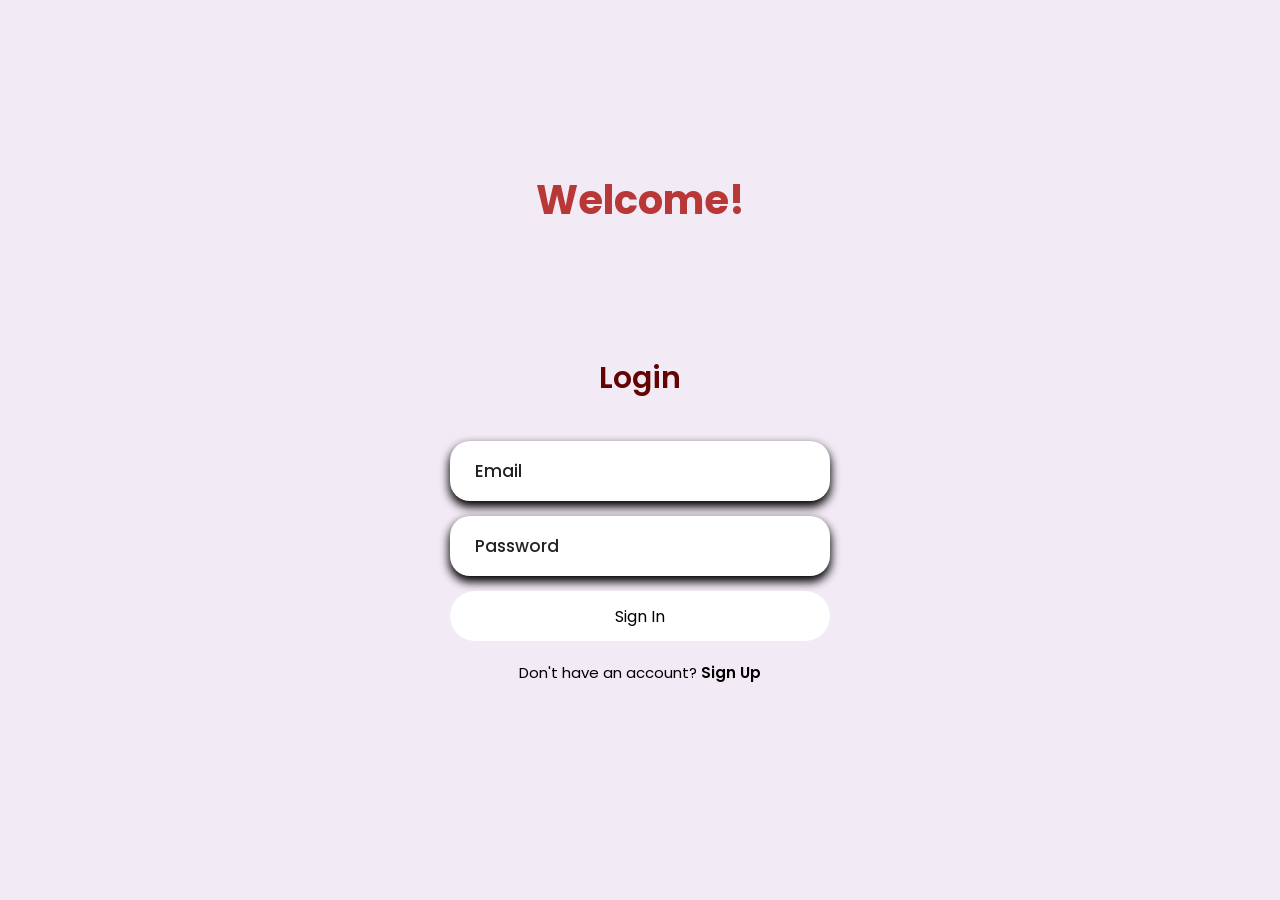
<file: frontend/view-inventory.html>
<!DOCTYPE html>
<html lang="en">
<head>
  <meta charset="utf-8" />
  <meta name="viewport" content="width=device-width,initial-scale=1" />
  <title>View Inventory</title>
  <link rel="stylesheet" href="style.css" />
  <!-- <link rel="stylesheet" href="https://cdnjs.cloudflare.com/ajax/libs/font-awesome/6.0.0/css/all.min.css"> -->
  <!-- <script src="dashboard.js"></script> -->
</head>
<body>
  <div class="dashboard-container">
    <header class="dashboard-header">
      <div class="header-content">
        <button class="back-btn" onclick="history.back()"><i class="fas fa-arrow-left"></i> Back</button>
        <h1><i class="fas fa-warehouse"></i> View All Inventory</h1>
        <div class="user-info">
          <span class="welcome-text">Welcome, <span id="user-name"></span></span>
          <button id="logout" class="logout-btn"><i class="fas fa-sign-out-alt"></i> Logout</button>
        </div>
      </div>
    </header>

    <main class="dashboard-main">
      <div class="inventory-controls">
        <input type="text" id="search-input" placeholder="Search products..." />
        <button id="search-btn">Search</button>
      </div>
      <table class="inventory-table">
        <thead>
  <tr>
    <th>Name</th>
    <th>Category</th>
    <th>Quantity</th>
    <th>Low Stock limit</th>
    <th>Status</th>
    <th>Price</th>
    <th>Actions</th>
  </tr>
</thead>

        <tbody id="inventory-body">
          <!-- Rows will be populated by JavaScript -->
        </tbody>
      </table>
    </main>
  </div>

  <script>
    // Check authentication
    const active = localStorage.getItem('activeUser');
    const token = localStorage.getItem('token');
    if (!active || !token) {
      window.location.href = 'index.html';
    } else {
      try {
        const user = JSON.parse(active);
        document.getElementById('user-name').innerText = user.firstname || user.email || '';
      } catch (e) {}
    }

    // Logout functionality
    document.getElementById('logout').addEventListener('click', () => {
      localStorage.removeItem('activeUser');
      localStorage.removeItem('token');
      localStorage.removeItem('role');
      window.location.href = 'index.html';
    });

    // Function to fetch inventory
    async function fetchInventory() {
      try {
        console.log("Fetching inventory...");
        console.log("Token:", token ? "Present" : "Missing");
        
        const response = await fetch('http://localhost:3000/products', {
          headers: {
            'Authorization': `Bearer ${token}`
          }
        });
        
        console.log("Response status:", response.status);
        
        if (response.ok) {
          const products = await response.json();
          console.log("Products received:", products);
          renderInventory(products);
        } else {
          const error = await response.json().catch(() => ({}));
          throw new Error(`Failed to fetch inventory: ${response.status} - ${error.error || response.statusText}`);
        }
      } catch (error) {
        console.error('Error fetching inventory:', error);
        const tbody = document.getElementById('inventory-body');
        tbody.innerHTML = `<tr><td colspan="7" style="text-align:center; color:red;">Error loading inventory: ${error.message}</td></tr>`;
      }
    }

    // Function to render inventory
    function renderInventory(data) {
      const tbody = document.getElementById('inventory-body');
      tbody.innerHTML = '';
      data.forEach(item => {
        // const lastUpdated = item.updatedAt ? new Date(item.updatedAt).toLocaleDateString() : 'N/A';
        
    const lowLimit = item.lowStockLimit ?? 'N/A';

    let status = 'In Stock';
    let statusColor = 'green';

    if (item.stock === 0) {
      status = 'Out of Stock';
      statusColor = 'red';
    } else if (item.stock <= lowLimit) {
      status = 'Low Stock';
      statusColor = 'orange';
    }
        const row = `<tr>
          
          <td>${item.name}</td>
          <td>${item.category || 'N/A'}</td>
          <td>${item.stock}</td>
          <td>${lowLimit}</td>
        <td style="color:${statusColor}; font-weight:bold;">
          ${status}
        </td>
          <td>₹${item.price}</td>
          <td><button onclick="editProduct('${item._id}')">Edit</button></td>
        </tr>`;
        tbody.innerHTML += row;
      });
    }

    // Initial fetch
    fetchInventory();

    // Search functionality
    document.getElementById('search-btn').addEventListener('click', () => {
      const query = document.getElementById('search-input').value.toLowerCase();
      // For now, refetch and filter client-side; could be improved with server-side search
      fetchInventory().then(() => {
        const rows = document.querySelectorAll('#inventory-body tr');
        rows.forEach(row => {
          const name = row.cells[0].textContent.toLowerCase();
          row.style.display = name.includes(query) ? '' : 'none';
        });
      });
    });

    // Placeholder for edit function
    function editProduct(id) {
      // Implement edit logic, e.g., redirect to update-stock.html with ID
      window.location.href = `update-stock.html?id=${id}`;
    }
  </script>
</body>
</html>
</file>
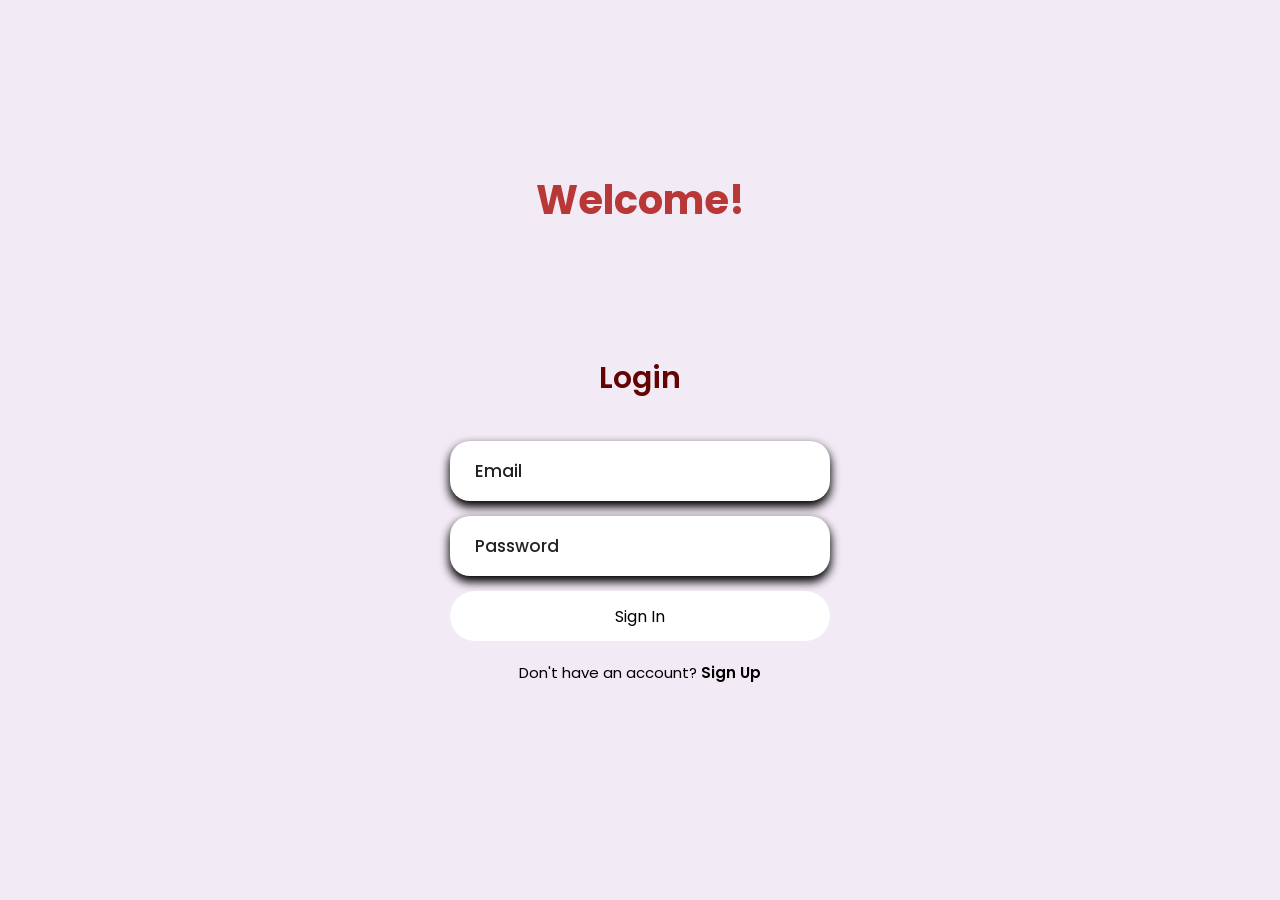
<file: frontend/view-transactions.html>
<!DOCTYPE html>
<html lang="en">
<head>
  <meta charset="utf-8" />
  <meta name="viewport" content="width=device-width,initial-scale=1" />
  <title>View Transactions</title>
  <link rel="stylesheet" href="style.css" />
</head>
<body>
  <div class="dashboard">
    <h1>Transaction History</h1>
    <div id="transactions-list">
      <!-- Transactions will be loaded here -->
    </div>
    <button onclick="window.location.href='admin-dashboard.html'">Back to Dashboard</button>
  </div>

  <script>
    const token = localStorage.getItem("token");

    // Check if logged in
    if (!token) {
      alert("Please login first");
      window.location.href = "index.html";
    }

    async function loadTransactions() {
      try {
        if (!token) {
          alert("Please login first");
          window.location.href = "index.html";
          return;
        }

        console.log('Fetching transactions...');
        console.log('Token:', token ? "Present" : "Missing");
        
        const response = await fetch("http://localhost:3000/transactions", {
          method: 'GET',
          headers: {
            "Content-Type": "application/json",
            "Authorization": "Bearer " + token
          }
        });

        console.log('Transactions response status:', response.status);
        
        if (!response.ok) {
          const error = await response.json().catch(() => ({}));
          throw new Error(error.error || `HTTP ${response.status}: ${response.statusText}`);
        }

        const transactions = await response.json();
        console.log('Transactions data received:', transactions);
        
        const list = document.getElementById("transactions-list");

        if (!Array.isArray(transactions) || transactions.length === 0) {
          list.innerHTML = "<p style='text-align:center; margin-top:20px;'>No transactions found.</p>";
          return;
        }

        const table = document.createElement("table");
        table.innerHTML = `
          <thead>
            <tr>
              <th>Product ID</th>
              <th>Type</th>
              <th>Quantity</th>
              <th>User ID</th>
              <th>Date</th>
              <th>Actions</th>
            </tr>
          </thead>
          <tbody>
            ${transactions.map(t => `
              <tr>
                <td>${t.productId || 'N/A'}</td>
                <td>${t.type || 'N/A'}</td>
                <td>${t.quantity || 'N/A'}</td>
                <td>${t.userId || 'N/A'}</td>
                <td>${t.createdAt ? new Date(t.createdAt).toLocaleString() : 'N/A'}</td>
                <td>
                  <button onclick="deleteTransaction('${t._id}')">Delete</button>
                </td>
              </tr>
            `).join('')}
          </tbody>
        `;
        list.appendChild(table);
      } catch (error) {
        console.error("Error loading transactions:", error);
        document.getElementById("transactions-list").innerHTML = `<p style="color:red; text-align:center; margin-top:20px;">Error loading transactions:<br> ${error.message}</p>`;
      }
    }
    
async function deleteTransaction(id) {
  if (!confirm("Are you sure you want to delete this transaction?")) {
    return;
  }

  try {
    const response = await fetch(
      `http://localhost:3000/transactions/${id}`,
      {
        method: "DELETE",
        headers: {
          "Authorization": "Bearer " + localStorage.getItem("token")
        }
      }
    );

    const result = await response.json();

    if (response.ok) {
      alert("Transaction deleted");
      document.getElementById("transactions-list").innerHTML = "";
      loadTransactions(); // 🔄 refresh UI
    } else {
      alert(result.error || "Failed to delete");
    }
  } catch (error) {
    console.error("Delete error:", error);
  }
}


    loadTransactions();
  </script>
</body>
</html>
</file>
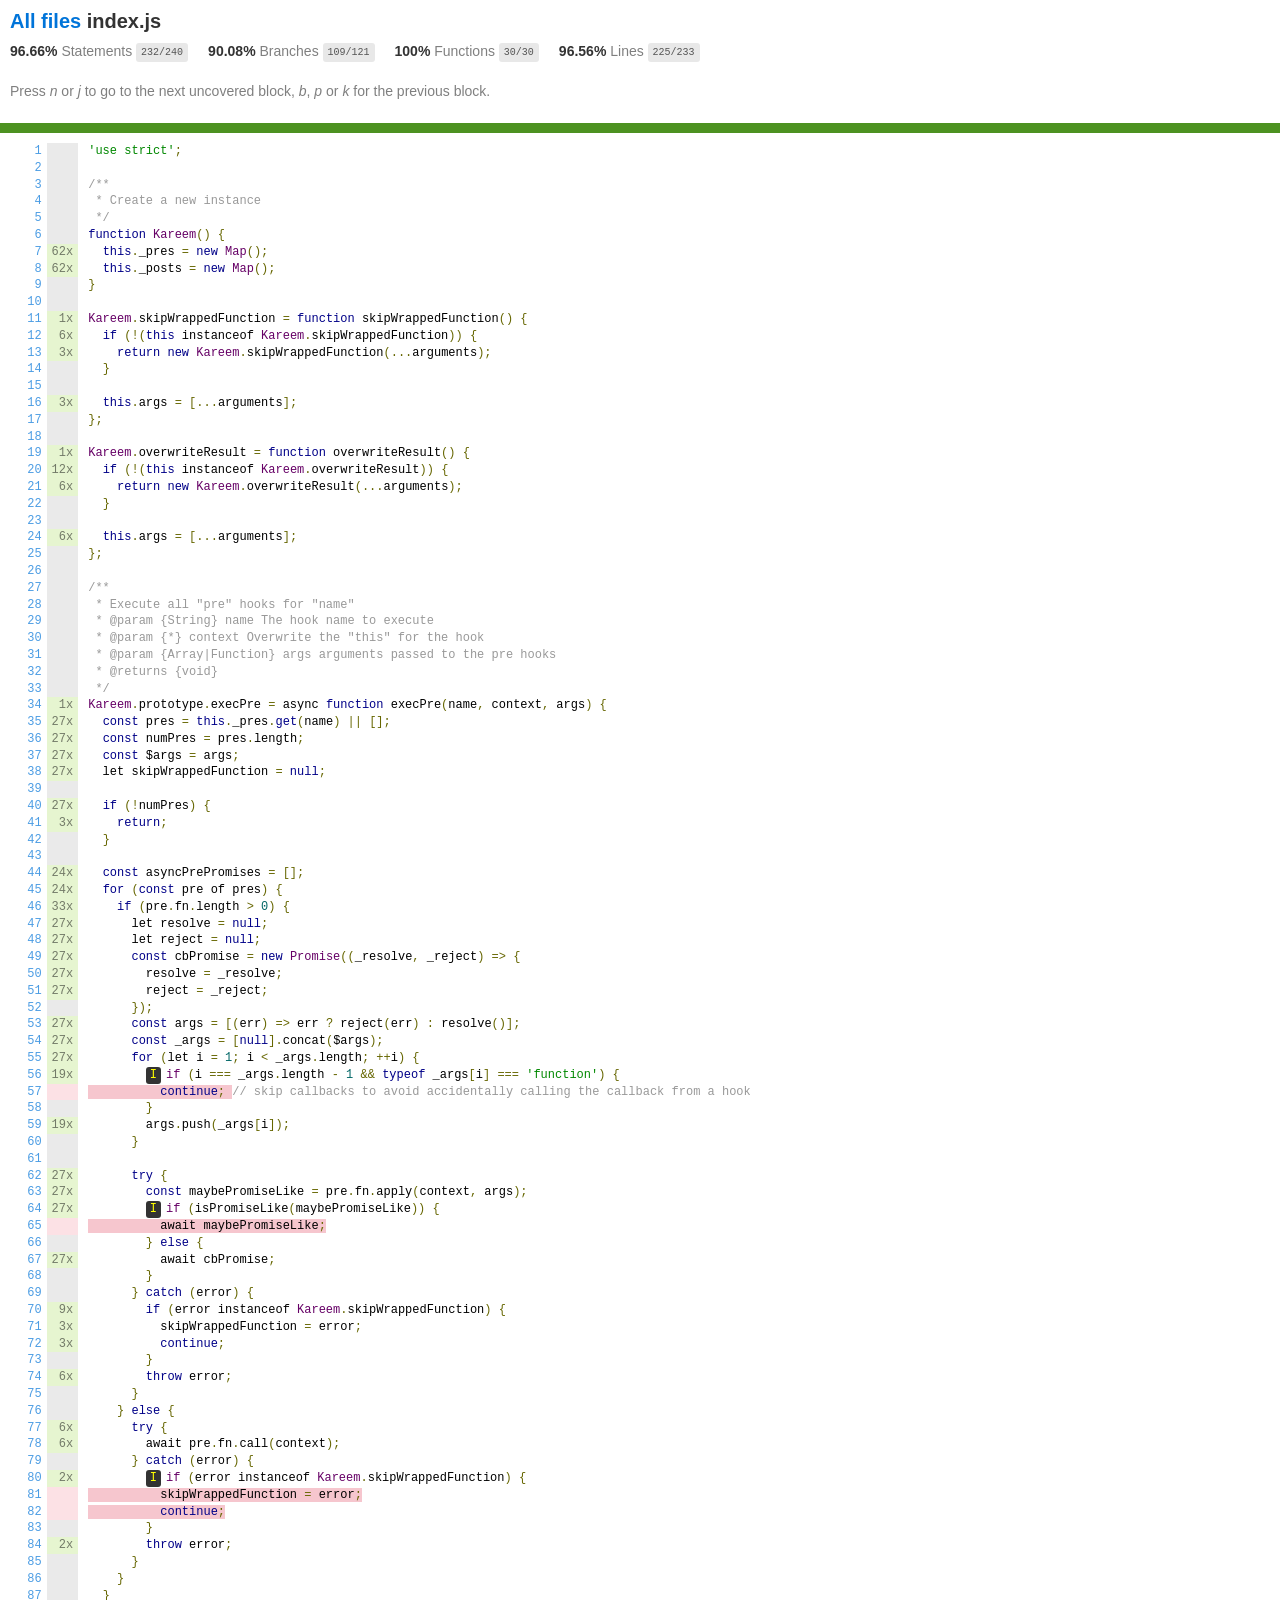
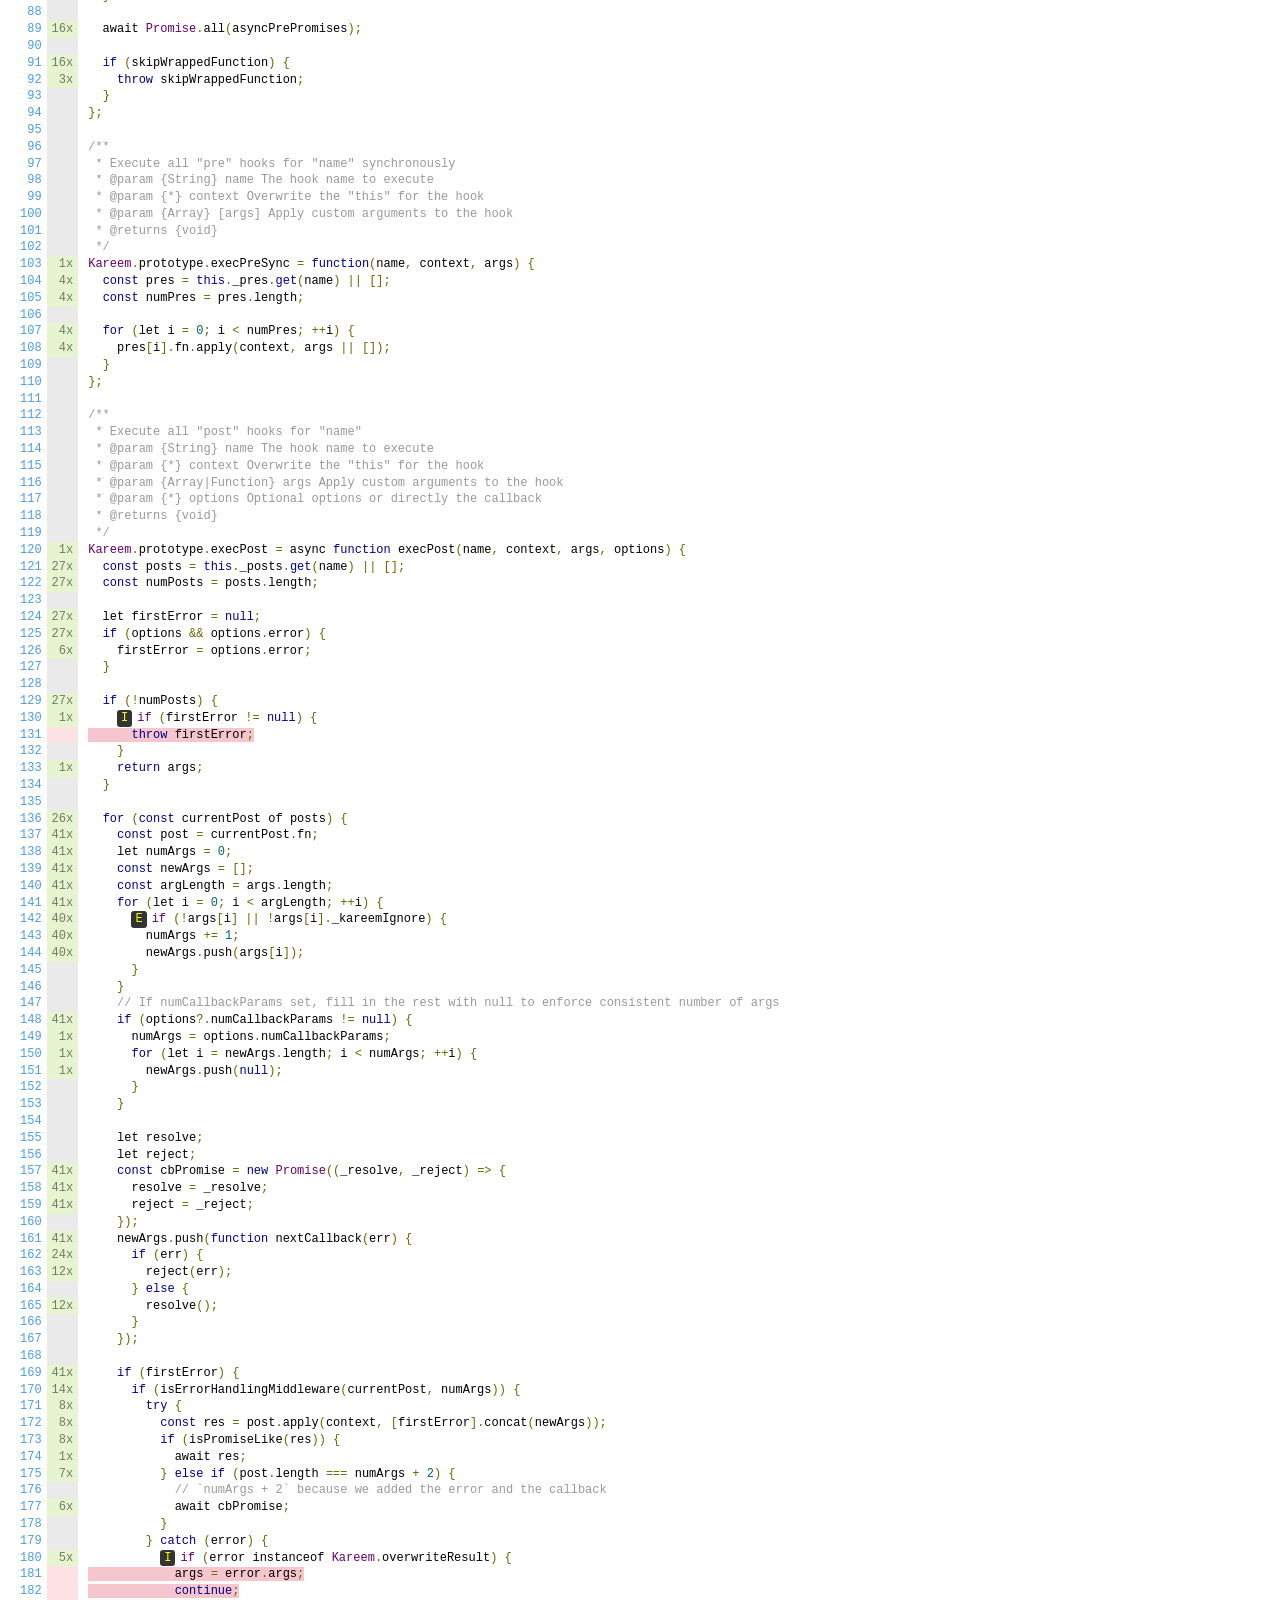
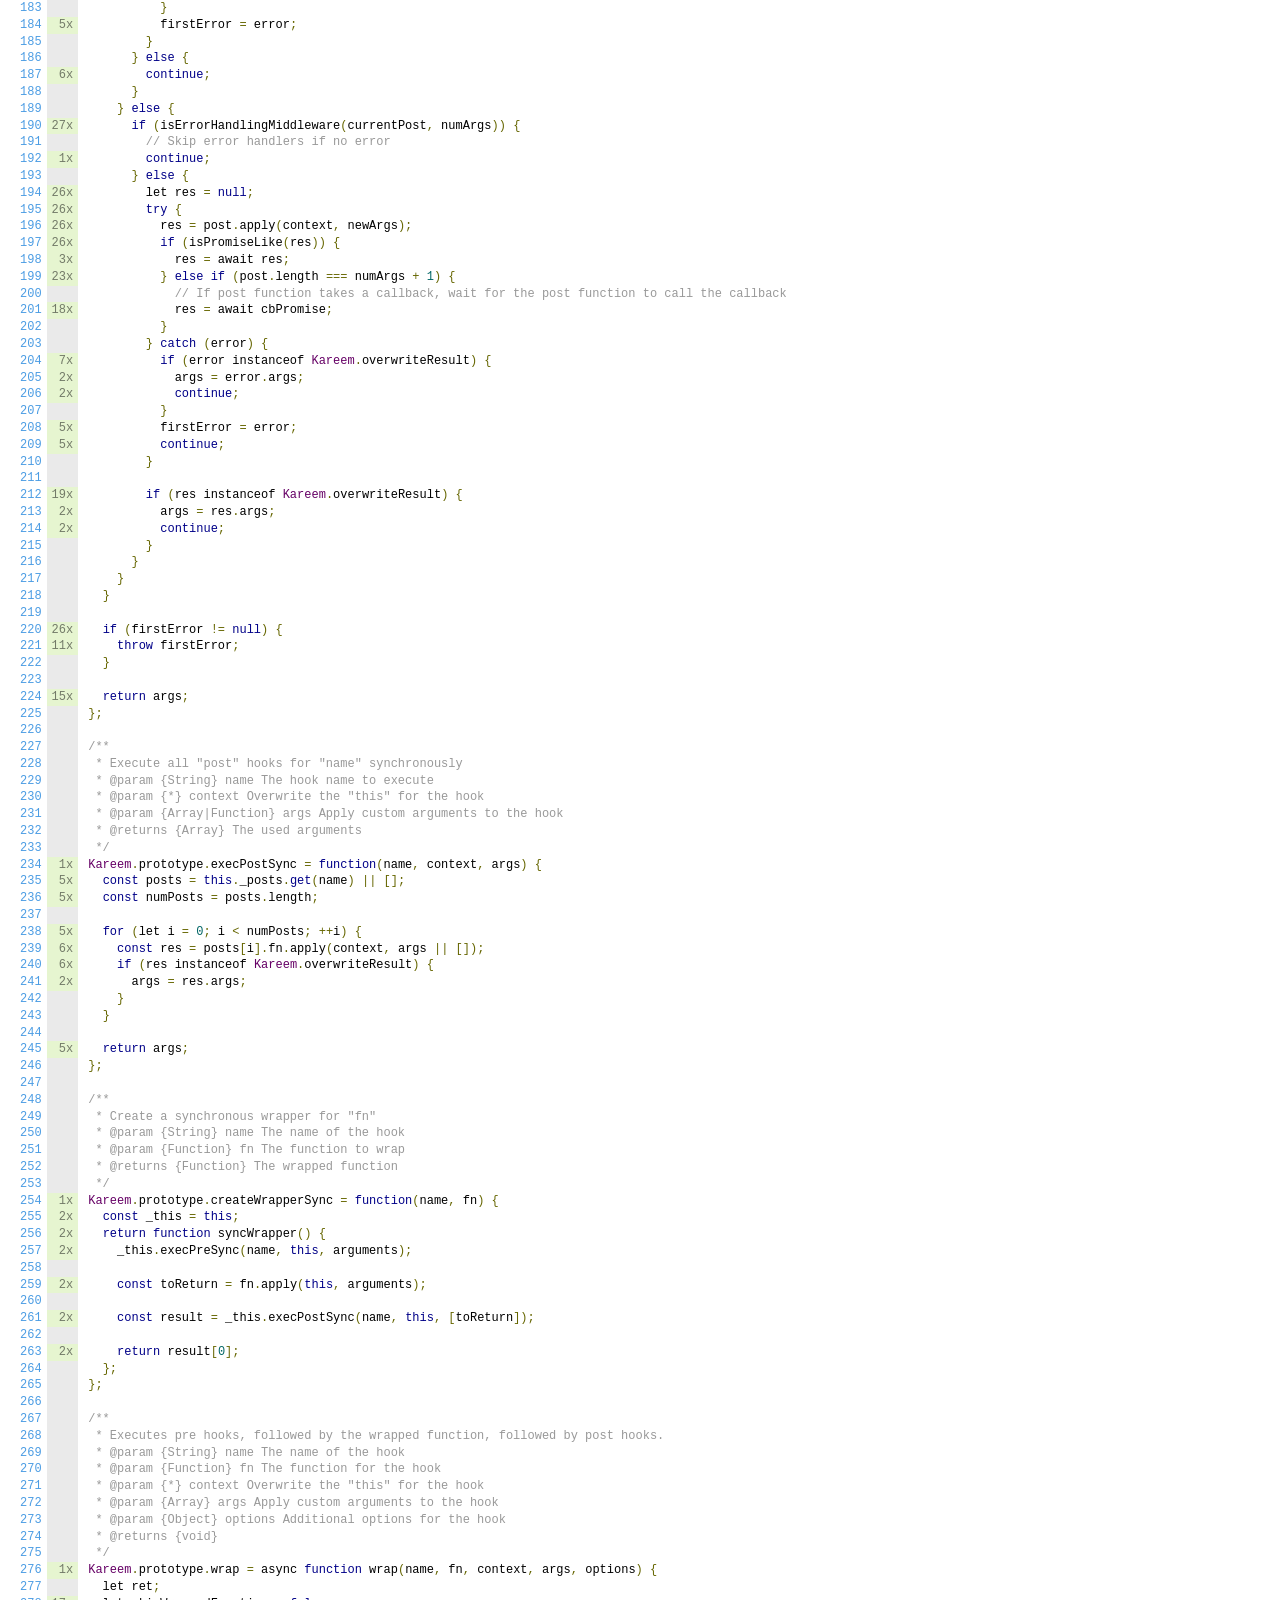
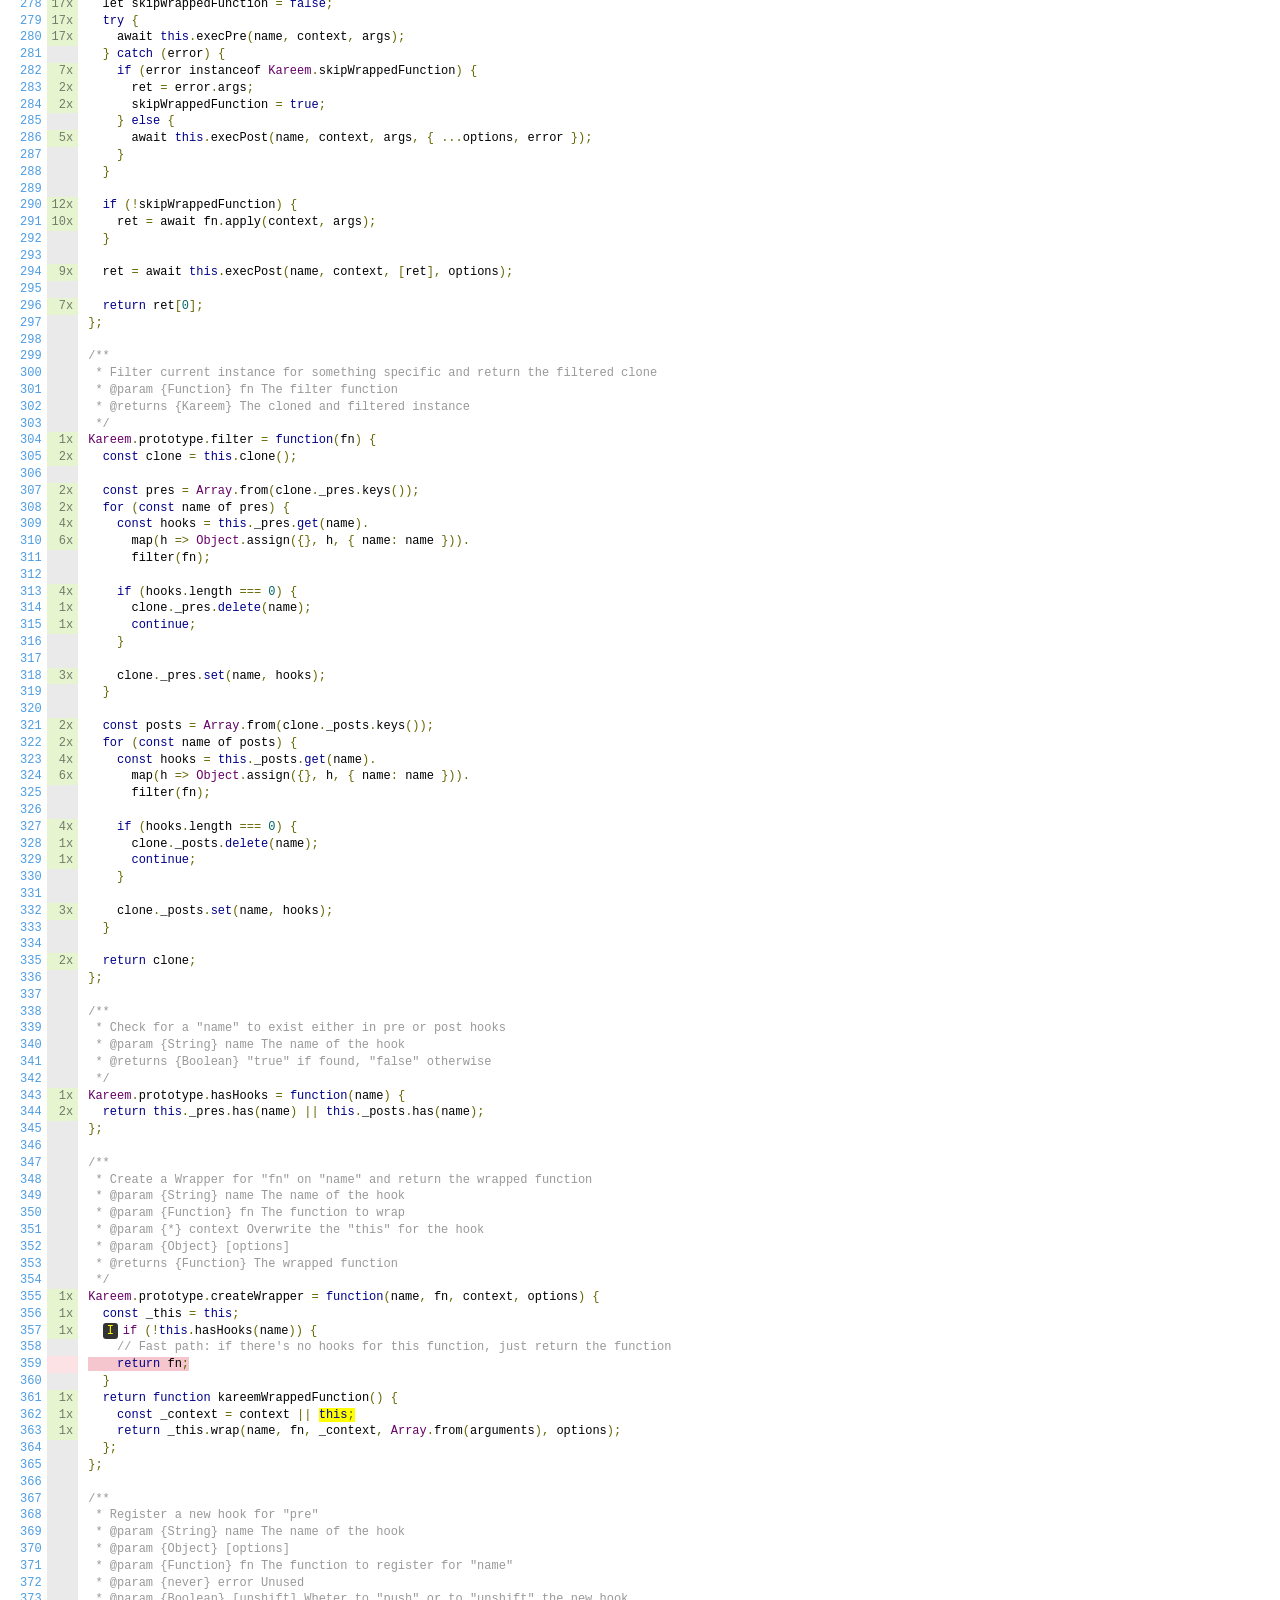
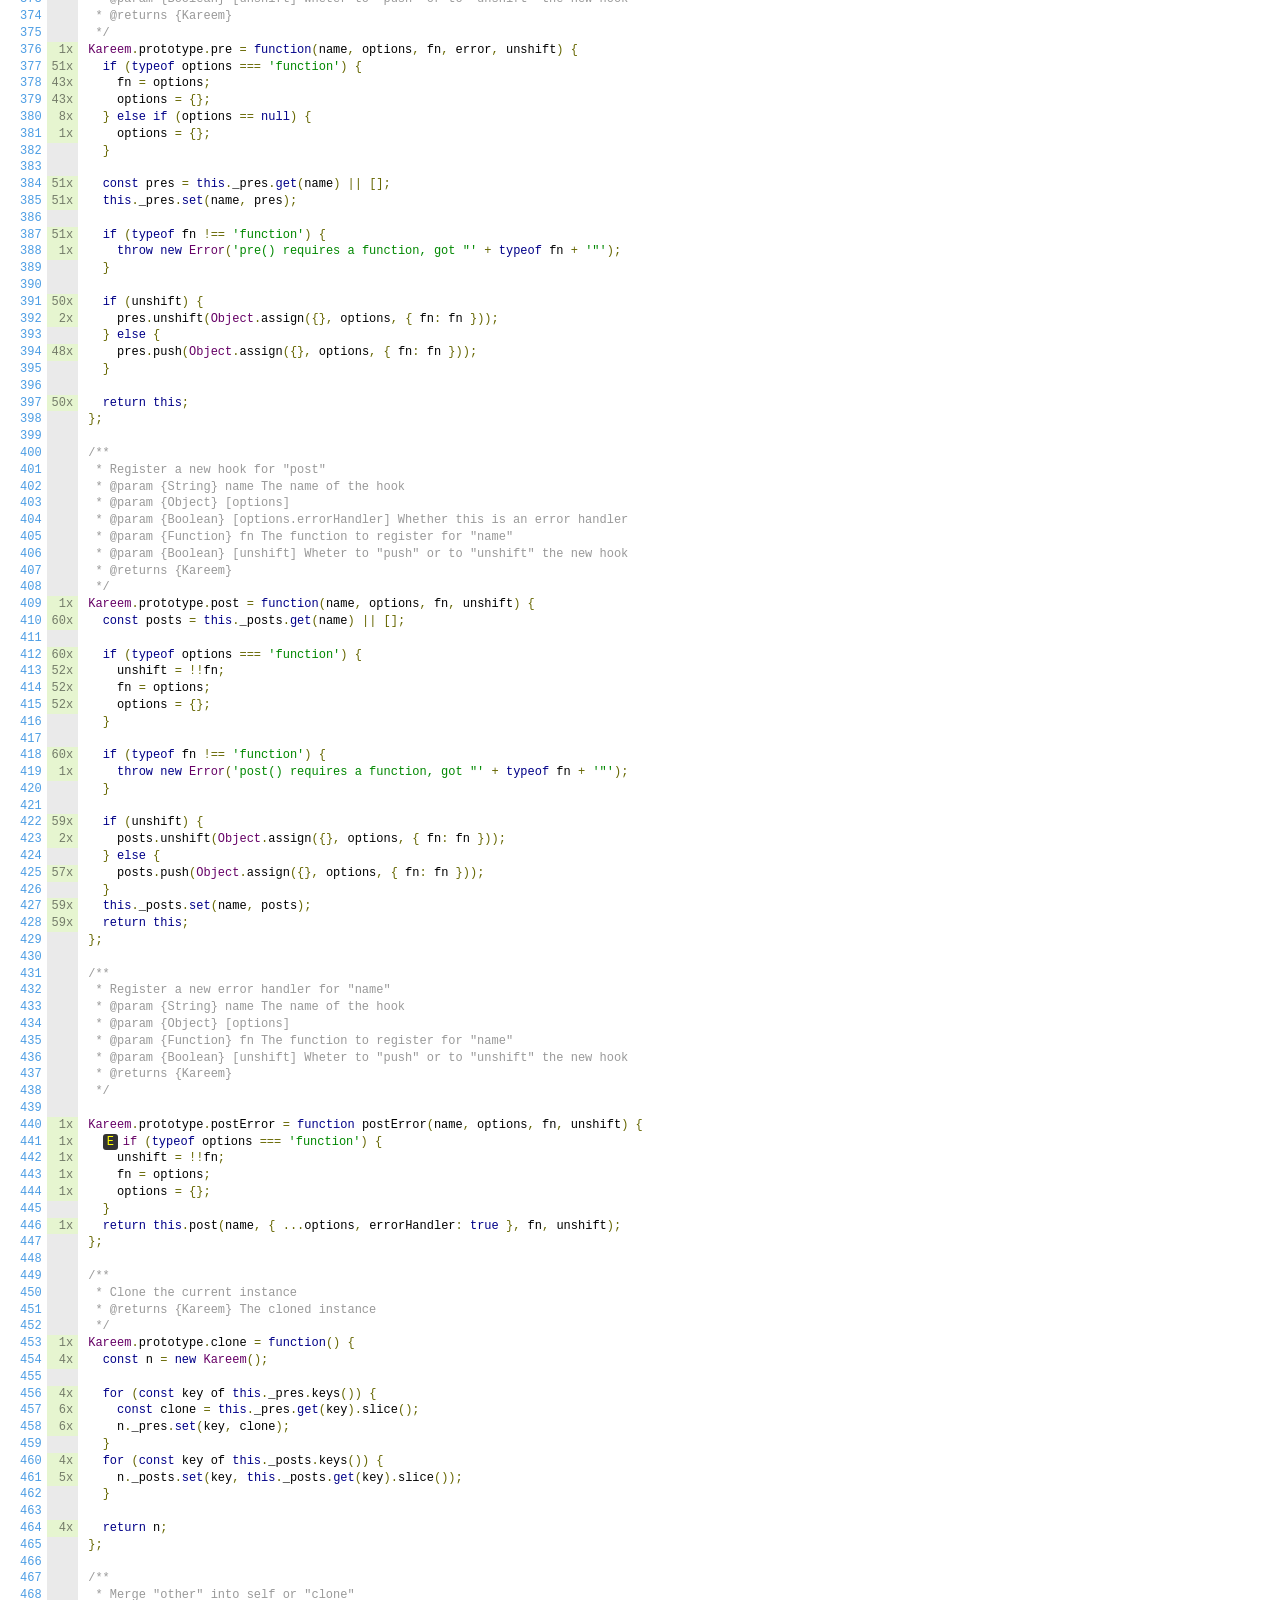
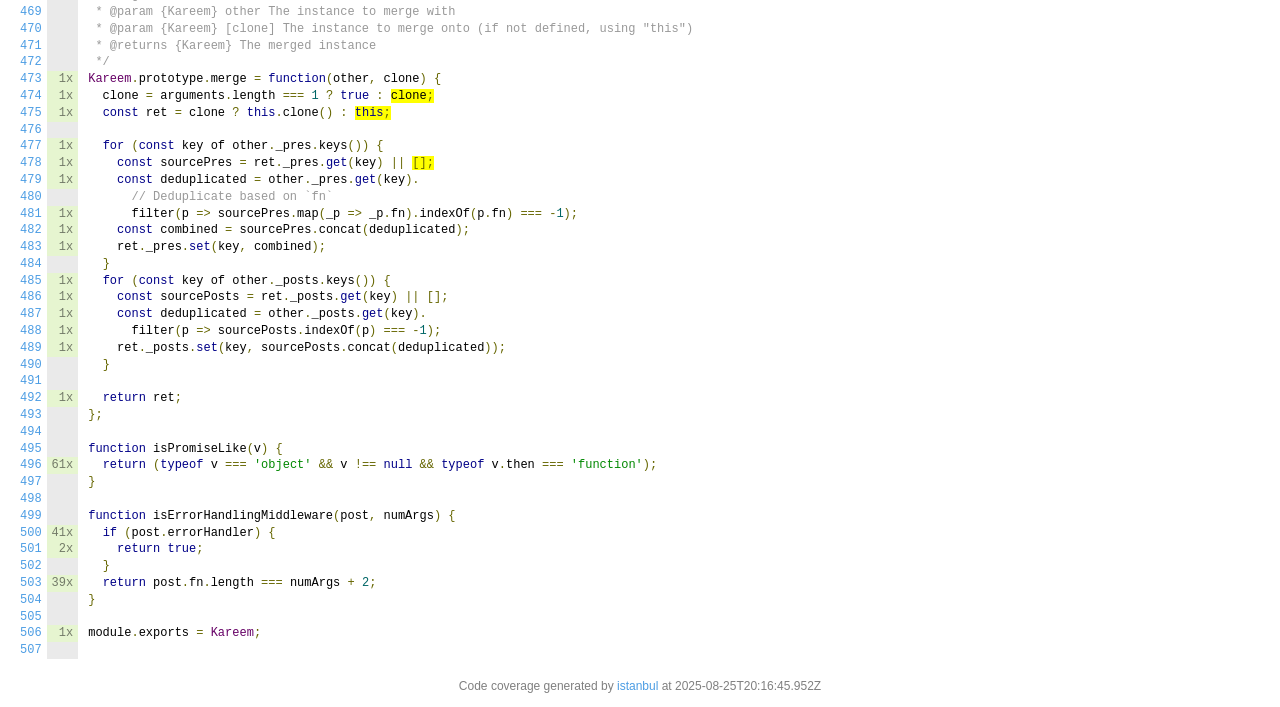
<file: backend/node_modules/kareem/coverage/lcov-report/index.js.html>
<!doctype html>
<html lang="en">

<head>
    <title>Code coverage report for index.js</title>
    <meta charset="utf-8" />
    <link rel="stylesheet" href="prettify.css" />
    <link rel="stylesheet" href="base.css" />
    <link rel="shortcut icon" type="image/x-icon" href="favicon.png" />
    <meta name="viewport" content="width=device-width, initial-scale=1" />
    <style type='text/css'>
        .coverage-summary .sorter {
            background-image: url(sort-arrow-sprite.png);
        }
    </style>
</head>
    
<body>
<div class='wrapper'>
    <div class='pad1'>
        <h1><a href="index.html">All files</a> index.js</h1>
        <div class='clearfix'>
            
            <div class='fl pad1y space-right2'>
                <span class="strong">96.66% </span>
                <span class="quiet">Statements</span>
                <span class='fraction'>232/240</span>
            </div>
        
            
            <div class='fl pad1y space-right2'>
                <span class="strong">90.08% </span>
                <span class="quiet">Branches</span>
                <span class='fraction'>109/121</span>
            </div>
        
            
            <div class='fl pad1y space-right2'>
                <span class="strong">100% </span>
                <span class="quiet">Functions</span>
                <span class='fraction'>30/30</span>
            </div>
        
            
            <div class='fl pad1y space-right2'>
                <span class="strong">96.56% </span>
                <span class="quiet">Lines</span>
                <span class='fraction'>225/233</span>
            </div>
        
            
        </div>
        <p class="quiet">
            Press <em>n</em> or <em>j</em> to go to the next uncovered block, <em>b</em>, <em>p</em> or <em>k</em> for the previous block.
        </p>
        <template id="filterTemplate">
            <div class="quiet">
                Filter:
                <input type="search" id="fileSearch">
            </div>
        </template>
    </div>
    <div class='status-line high'></div>
    <pre><table class="coverage">
<tr><td class="line-count quiet"><a name='L1'></a><a href='#L1'>1</a>
<a name='L2'></a><a href='#L2'>2</a>
<a name='L3'></a><a href='#L3'>3</a>
<a name='L4'></a><a href='#L4'>4</a>
<a name='L5'></a><a href='#L5'>5</a>
<a name='L6'></a><a href='#L6'>6</a>
<a name='L7'></a><a href='#L7'>7</a>
<a name='L8'></a><a href='#L8'>8</a>
<a name='L9'></a><a href='#L9'>9</a>
<a name='L10'></a><a href='#L10'>10</a>
<a name='L11'></a><a href='#L11'>11</a>
<a name='L12'></a><a href='#L12'>12</a>
<a name='L13'></a><a href='#L13'>13</a>
<a name='L14'></a><a href='#L14'>14</a>
<a name='L15'></a><a href='#L15'>15</a>
<a name='L16'></a><a href='#L16'>16</a>
<a name='L17'></a><a href='#L17'>17</a>
<a name='L18'></a><a href='#L18'>18</a>
<a name='L19'></a><a href='#L19'>19</a>
<a name='L20'></a><a href='#L20'>20</a>
<a name='L21'></a><a href='#L21'>21</a>
<a name='L22'></a><a href='#L22'>22</a>
<a name='L23'></a><a href='#L23'>23</a>
<a name='L24'></a><a href='#L24'>24</a>
<a name='L25'></a><a href='#L25'>25</a>
<a name='L26'></a><a href='#L26'>26</a>
<a name='L27'></a><a href='#L27'>27</a>
<a name='L28'></a><a href='#L28'>28</a>
<a name='L29'></a><a href='#L29'>29</a>
<a name='L30'></a><a href='#L30'>30</a>
<a name='L31'></a><a href='#L31'>31</a>
<a name='L32'></a><a href='#L32'>32</a>
<a name='L33'></a><a href='#L33'>33</a>
<a name='L34'></a><a href='#L34'>34</a>
<a name='L35'></a><a href='#L35'>35</a>
<a name='L36'></a><a href='#L36'>36</a>
<a name='L37'></a><a href='#L37'>37</a>
<a name='L38'></a><a href='#L38'>38</a>
<a name='L39'></a><a href='#L39'>39</a>
<a name='L40'></a><a href='#L40'>40</a>
<a name='L41'></a><a href='#L41'>41</a>
<a name='L42'></a><a href='#L42'>42</a>
<a name='L43'></a><a href='#L43'>43</a>
<a name='L44'></a><a href='#L44'>44</a>
<a name='L45'></a><a href='#L45'>45</a>
<a name='L46'></a><a href='#L46'>46</a>
<a name='L47'></a><a href='#L47'>47</a>
<a name='L48'></a><a href='#L48'>48</a>
<a name='L49'></a><a href='#L49'>49</a>
<a name='L50'></a><a href='#L50'>50</a>
<a name='L51'></a><a href='#L51'>51</a>
<a name='L52'></a><a href='#L52'>52</a>
<a name='L53'></a><a href='#L53'>53</a>
<a name='L54'></a><a href='#L54'>54</a>
<a name='L55'></a><a href='#L55'>55</a>
<a name='L56'></a><a href='#L56'>56</a>
<a name='L57'></a><a href='#L57'>57</a>
<a name='L58'></a><a href='#L58'>58</a>
<a name='L59'></a><a href='#L59'>59</a>
<a name='L60'></a><a href='#L60'>60</a>
<a name='L61'></a><a href='#L61'>61</a>
<a name='L62'></a><a href='#L62'>62</a>
<a name='L63'></a><a href='#L63'>63</a>
<a name='L64'></a><a href='#L64'>64</a>
<a name='L65'></a><a href='#L65'>65</a>
<a name='L66'></a><a href='#L66'>66</a>
<a name='L67'></a><a href='#L67'>67</a>
<a name='L68'></a><a href='#L68'>68</a>
<a name='L69'></a><a href='#L69'>69</a>
<a name='L70'></a><a href='#L70'>70</a>
<a name='L71'></a><a href='#L71'>71</a>
<a name='L72'></a><a href='#L72'>72</a>
<a name='L73'></a><a href='#L73'>73</a>
<a name='L74'></a><a href='#L74'>74</a>
<a name='L75'></a><a href='#L75'>75</a>
<a name='L76'></a><a href='#L76'>76</a>
<a name='L77'></a><a href='#L77'>77</a>
<a name='L78'></a><a href='#L78'>78</a>
<a name='L79'></a><a href='#L79'>79</a>
<a name='L80'></a><a href='#L80'>80</a>
<a name='L81'></a><a href='#L81'>81</a>
<a name='L82'></a><a href='#L82'>82</a>
<a name='L83'></a><a href='#L83'>83</a>
<a name='L84'></a><a href='#L84'>84</a>
<a name='L85'></a><a href='#L85'>85</a>
<a name='L86'></a><a href='#L86'>86</a>
<a name='L87'></a><a href='#L87'>87</a>
<a name='L88'></a><a href='#L88'>88</a>
<a name='L89'></a><a href='#L89'>89</a>
<a name='L90'></a><a href='#L90'>90</a>
<a name='L91'></a><a href='#L91'>91</a>
<a name='L92'></a><a href='#L92'>92</a>
<a name='L93'></a><a href='#L93'>93</a>
<a name='L94'></a><a href='#L94'>94</a>
<a name='L95'></a><a href='#L95'>95</a>
<a name='L96'></a><a href='#L96'>96</a>
<a name='L97'></a><a href='#L97'>97</a>
<a name='L98'></a><a href='#L98'>98</a>
<a name='L99'></a><a href='#L99'>99</a>
<a name='L100'></a><a href='#L100'>100</a>
<a name='L101'></a><a href='#L101'>101</a>
<a name='L102'></a><a href='#L102'>102</a>
<a name='L103'></a><a href='#L103'>103</a>
<a name='L104'></a><a href='#L104'>104</a>
<a name='L105'></a><a href='#L105'>105</a>
<a name='L106'></a><a href='#L106'>106</a>
<a name='L107'></a><a href='#L107'>107</a>
<a name='L108'></a><a href='#L108'>108</a>
<a name='L109'></a><a href='#L109'>109</a>
<a name='L110'></a><a href='#L110'>110</a>
<a name='L111'></a><a href='#L111'>111</a>
<a name='L112'></a><a href='#L112'>112</a>
<a name='L113'></a><a href='#L113'>113</a>
<a name='L114'></a><a href='#L114'>114</a>
<a name='L115'></a><a href='#L115'>115</a>
<a name='L116'></a><a href='#L116'>116</a>
<a name='L117'></a><a href='#L117'>117</a>
<a name='L118'></a><a href='#L118'>118</a>
<a name='L119'></a><a href='#L119'>119</a>
<a name='L120'></a><a href='#L120'>120</a>
<a name='L121'></a><a href='#L121'>121</a>
<a name='L122'></a><a href='#L122'>122</a>
<a name='L123'></a><a href='#L123'>123</a>
<a name='L124'></a><a href='#L124'>124</a>
<a name='L125'></a><a href='#L125'>125</a>
<a name='L126'></a><a href='#L126'>126</a>
<a name='L127'></a><a href='#L127'>127</a>
<a name='L128'></a><a href='#L128'>128</a>
<a name='L129'></a><a href='#L129'>129</a>
<a name='L130'></a><a href='#L130'>130</a>
<a name='L131'></a><a href='#L131'>131</a>
<a name='L132'></a><a href='#L132'>132</a>
<a name='L133'></a><a href='#L133'>133</a>
<a name='L134'></a><a href='#L134'>134</a>
<a name='L135'></a><a href='#L135'>135</a>
<a name='L136'></a><a href='#L136'>136</a>
<a name='L137'></a><a href='#L137'>137</a>
<a name='L138'></a><a href='#L138'>138</a>
<a name='L139'></a><a href='#L139'>139</a>
<a name='L140'></a><a href='#L140'>140</a>
<a name='L141'></a><a href='#L141'>141</a>
<a name='L142'></a><a href='#L142'>142</a>
<a name='L143'></a><a href='#L143'>143</a>
<a name='L144'></a><a href='#L144'>144</a>
<a name='L145'></a><a href='#L145'>145</a>
<a name='L146'></a><a href='#L146'>146</a>
<a name='L147'></a><a href='#L147'>147</a>
<a name='L148'></a><a href='#L148'>148</a>
<a name='L149'></a><a href='#L149'>149</a>
<a name='L150'></a><a href='#L150'>150</a>
<a name='L151'></a><a href='#L151'>151</a>
<a name='L152'></a><a href='#L152'>152</a>
<a name='L153'></a><a href='#L153'>153</a>
<a name='L154'></a><a href='#L154'>154</a>
<a name='L155'></a><a href='#L155'>155</a>
<a name='L156'></a><a href='#L156'>156</a>
<a name='L157'></a><a href='#L157'>157</a>
<a name='L158'></a><a href='#L158'>158</a>
<a name='L159'></a><a href='#L159'>159</a>
<a name='L160'></a><a href='#L160'>160</a>
<a name='L161'></a><a href='#L161'>161</a>
<a name='L162'></a><a href='#L162'>162</a>
<a name='L163'></a><a href='#L163'>163</a>
<a name='L164'></a><a href='#L164'>164</a>
<a name='L165'></a><a href='#L165'>165</a>
<a name='L166'></a><a href='#L166'>166</a>
<a name='L167'></a><a href='#L167'>167</a>
<a name='L168'></a><a href='#L168'>168</a>
<a name='L169'></a><a href='#L169'>169</a>
<a name='L170'></a><a href='#L170'>170</a>
<a name='L171'></a><a href='#L171'>171</a>
<a name='L172'></a><a href='#L172'>172</a>
<a name='L173'></a><a href='#L173'>173</a>
<a name='L174'></a><a href='#L174'>174</a>
<a name='L175'></a><a href='#L175'>175</a>
<a name='L176'></a><a href='#L176'>176</a>
<a name='L177'></a><a href='#L177'>177</a>
<a name='L178'></a><a href='#L178'>178</a>
<a name='L179'></a><a href='#L179'>179</a>
<a name='L180'></a><a href='#L180'>180</a>
<a name='L181'></a><a href='#L181'>181</a>
<a name='L182'></a><a href='#L182'>182</a>
<a name='L183'></a><a href='#L183'>183</a>
<a name='L184'></a><a href='#L184'>184</a>
<a name='L185'></a><a href='#L185'>185</a>
<a name='L186'></a><a href='#L186'>186</a>
<a name='L187'></a><a href='#L187'>187</a>
<a name='L188'></a><a href='#L188'>188</a>
<a name='L189'></a><a href='#L189'>189</a>
<a name='L190'></a><a href='#L190'>190</a>
<a name='L191'></a><a href='#L191'>191</a>
<a name='L192'></a><a href='#L192'>192</a>
<a name='L193'></a><a href='#L193'>193</a>
<a name='L194'></a><a href='#L194'>194</a>
<a name='L195'></a><a href='#L195'>195</a>
<a name='L196'></a><a href='#L196'>196</a>
<a name='L197'></a><a href='#L197'>197</a>
<a name='L198'></a><a href='#L198'>198</a>
<a name='L199'></a><a href='#L199'>199</a>
<a name='L200'></a><a href='#L200'>200</a>
<a name='L201'></a><a href='#L201'>201</a>
<a name='L202'></a><a href='#L202'>202</a>
<a name='L203'></a><a href='#L203'>203</a>
<a name='L204'></a><a href='#L204'>204</a>
<a name='L205'></a><a href='#L205'>205</a>
<a name='L206'></a><a href='#L206'>206</a>
<a name='L207'></a><a href='#L207'>207</a>
<a name='L208'></a><a href='#L208'>208</a>
<a name='L209'></a><a href='#L209'>209</a>
<a name='L210'></a><a href='#L210'>210</a>
<a name='L211'></a><a href='#L211'>211</a>
<a name='L212'></a><a href='#L212'>212</a>
<a name='L213'></a><a href='#L213'>213</a>
<a name='L214'></a><a href='#L214'>214</a>
<a name='L215'></a><a href='#L215'>215</a>
<a name='L216'></a><a href='#L216'>216</a>
<a name='L217'></a><a href='#L217'>217</a>
<a name='L218'></a><a href='#L218'>218</a>
<a name='L219'></a><a href='#L219'>219</a>
<a name='L220'></a><a href='#L220'>220</a>
<a name='L221'></a><a href='#L221'>221</a>
<a name='L222'></a><a href='#L222'>222</a>
<a name='L223'></a><a href='#L223'>223</a>
<a name='L224'></a><a href='#L224'>224</a>
<a name='L225'></a><a href='#L225'>225</a>
<a name='L226'></a><a href='#L226'>226</a>
<a name='L227'></a><a href='#L227'>227</a>
<a name='L228'></a><a href='#L228'>228</a>
<a name='L229'></a><a href='#L229'>229</a>
<a name='L230'></a><a href='#L230'>230</a>
<a name='L231'></a><a href='#L231'>231</a>
<a name='L232'></a><a href='#L232'>232</a>
<a name='L233'></a><a href='#L233'>233</a>
<a name='L234'></a><a href='#L234'>234</a>
<a name='L235'></a><a href='#L235'>235</a>
<a name='L236'></a><a href='#L236'>236</a>
<a name='L237'></a><a href='#L237'>237</a>
<a name='L238'></a><a href='#L238'>238</a>
<a name='L239'></a><a href='#L239'>239</a>
<a name='L240'></a><a href='#L240'>240</a>
<a name='L241'></a><a href='#L241'>241</a>
<a name='L242'></a><a href='#L242'>242</a>
<a name='L243'></a><a href='#L243'>243</a>
<a name='L244'></a><a href='#L244'>244</a>
<a name='L245'></a><a href='#L245'>245</a>
<a name='L246'></a><a href='#L246'>246</a>
<a name='L247'></a><a href='#L247'>247</a>
<a name='L248'></a><a href='#L248'>248</a>
<a name='L249'></a><a href='#L249'>249</a>
<a name='L250'></a><a href='#L250'>250</a>
<a name='L251'></a><a href='#L251'>251</a>
<a name='L252'></a><a href='#L252'>252</a>
<a name='L253'></a><a href='#L253'>253</a>
<a name='L254'></a><a href='#L254'>254</a>
<a name='L255'></a><a href='#L255'>255</a>
<a name='L256'></a><a href='#L256'>256</a>
<a name='L257'></a><a href='#L257'>257</a>
<a name='L258'></a><a href='#L258'>258</a>
<a name='L259'></a><a href='#L259'>259</a>
<a name='L260'></a><a href='#L260'>260</a>
<a name='L261'></a><a href='#L261'>261</a>
<a name='L262'></a><a href='#L262'>262</a>
<a name='L263'></a><a href='#L263'>263</a>
<a name='L264'></a><a href='#L264'>264</a>
<a name='L265'></a><a href='#L265'>265</a>
<a name='L266'></a><a href='#L266'>266</a>
<a name='L267'></a><a href='#L267'>267</a>
<a name='L268'></a><a href='#L268'>268</a>
<a name='L269'></a><a href='#L269'>269</a>
<a name='L270'></a><a href='#L270'>270</a>
<a name='L271'></a><a href='#L271'>271</a>
<a name='L272'></a><a href='#L272'>272</a>
<a name='L273'></a><a href='#L273'>273</a>
<a name='L274'></a><a href='#L274'>274</a>
<a name='L275'></a><a href='#L275'>275</a>
<a name='L276'></a><a href='#L276'>276</a>
<a name='L277'></a><a href='#L277'>277</a>
<a name='L278'></a><a href='#L278'>278</a>
<a name='L279'></a><a href='#L279'>279</a>
<a name='L280'></a><a href='#L280'>280</a>
<a name='L281'></a><a href='#L281'>281</a>
<a name='L282'></a><a href='#L282'>282</a>
<a name='L283'></a><a href='#L283'>283</a>
<a name='L284'></a><a href='#L284'>284</a>
<a name='L285'></a><a href='#L285'>285</a>
<a name='L286'></a><a href='#L286'>286</a>
<a name='L287'></a><a href='#L287'>287</a>
<a name='L288'></a><a href='#L288'>288</a>
<a name='L289'></a><a href='#L289'>289</a>
<a name='L290'></a><a href='#L290'>290</a>
<a name='L291'></a><a href='#L291'>291</a>
<a name='L292'></a><a href='#L292'>292</a>
<a name='L293'></a><a href='#L293'>293</a>
<a name='L294'></a><a href='#L294'>294</a>
<a name='L295'></a><a href='#L295'>295</a>
<a name='L296'></a><a href='#L296'>296</a>
<a name='L297'></a><a href='#L297'>297</a>
<a name='L298'></a><a href='#L298'>298</a>
<a name='L299'></a><a href='#L299'>299</a>
<a name='L300'></a><a href='#L300'>300</a>
<a name='L301'></a><a href='#L301'>301</a>
<a name='L302'></a><a href='#L302'>302</a>
<a name='L303'></a><a href='#L303'>303</a>
<a name='L304'></a><a href='#L304'>304</a>
<a name='L305'></a><a href='#L305'>305</a>
<a name='L306'></a><a href='#L306'>306</a>
<a name='L307'></a><a href='#L307'>307</a>
<a name='L308'></a><a href='#L308'>308</a>
<a name='L309'></a><a href='#L309'>309</a>
<a name='L310'></a><a href='#L310'>310</a>
<a name='L311'></a><a href='#L311'>311</a>
<a name='L312'></a><a href='#L312'>312</a>
<a name='L313'></a><a href='#L313'>313</a>
<a name='L314'></a><a href='#L314'>314</a>
<a name='L315'></a><a href='#L315'>315</a>
<a name='L316'></a><a href='#L316'>316</a>
<a name='L317'></a><a href='#L317'>317</a>
<a name='L318'></a><a href='#L318'>318</a>
<a name='L319'></a><a href='#L319'>319</a>
<a name='L320'></a><a href='#L320'>320</a>
<a name='L321'></a><a href='#L321'>321</a>
<a name='L322'></a><a href='#L322'>322</a>
<a name='L323'></a><a href='#L323'>323</a>
<a name='L324'></a><a href='#L324'>324</a>
<a name='L325'></a><a href='#L325'>325</a>
<a name='L326'></a><a href='#L326'>326</a>
<a name='L327'></a><a href='#L327'>327</a>
<a name='L328'></a><a href='#L328'>328</a>
<a name='L329'></a><a href='#L329'>329</a>
<a name='L330'></a><a href='#L330'>330</a>
<a name='L331'></a><a href='#L331'>331</a>
<a name='L332'></a><a href='#L332'>332</a>
<a name='L333'></a><a href='#L333'>333</a>
<a name='L334'></a><a href='#L334'>334</a>
<a name='L335'></a><a href='#L335'>335</a>
<a name='L336'></a><a href='#L336'>336</a>
<a name='L337'></a><a href='#L337'>337</a>
<a name='L338'></a><a href='#L338'>338</a>
<a name='L339'></a><a href='#L339'>339</a>
<a name='L340'></a><a href='#L340'>340</a>
<a name='L341'></a><a href='#L341'>341</a>
<a name='L342'></a><a href='#L342'>342</a>
<a name='L343'></a><a href='#L343'>343</a>
<a name='L344'></a><a href='#L344'>344</a>
<a name='L345'></a><a href='#L345'>345</a>
<a name='L346'></a><a href='#L346'>346</a>
<a name='L347'></a><a href='#L347'>347</a>
<a name='L348'></a><a href='#L348'>348</a>
<a name='L349'></a><a href='#L349'>349</a>
<a name='L350'></a><a href='#L350'>350</a>
<a name='L351'></a><a href='#L351'>351</a>
<a name='L352'></a><a href='#L352'>352</a>
<a name='L353'></a><a href='#L353'>353</a>
<a name='L354'></a><a href='#L354'>354</a>
<a name='L355'></a><a href='#L355'>355</a>
<a name='L356'></a><a href='#L356'>356</a>
<a name='L357'></a><a href='#L357'>357</a>
<a name='L358'></a><a href='#L358'>358</a>
<a name='L359'></a><a href='#L359'>359</a>
<a name='L360'></a><a href='#L360'>360</a>
<a name='L361'></a><a href='#L361'>361</a>
<a name='L362'></a><a href='#L362'>362</a>
<a name='L363'></a><a href='#L363'>363</a>
<a name='L364'></a><a href='#L364'>364</a>
<a name='L365'></a><a href='#L365'>365</a>
<a name='L366'></a><a href='#L366'>366</a>
<a name='L367'></a><a href='#L367'>367</a>
<a name='L368'></a><a href='#L368'>368</a>
<a name='L369'></a><a href='#L369'>369</a>
<a name='L370'></a><a href='#L370'>370</a>
<a name='L371'></a><a href='#L371'>371</a>
<a name='L372'></a><a href='#L372'>372</a>
<a name='L373'></a><a href='#L373'>373</a>
<a name='L374'></a><a href='#L374'>374</a>
<a name='L375'></a><a href='#L375'>375</a>
<a name='L376'></a><a href='#L376'>376</a>
<a name='L377'></a><a href='#L377'>377</a>
<a name='L378'></a><a href='#L378'>378</a>
<a name='L379'></a><a href='#L379'>379</a>
<a name='L380'></a><a href='#L380'>380</a>
<a name='L381'></a><a href='#L381'>381</a>
<a name='L382'></a><a href='#L382'>382</a>
<a name='L383'></a><a href='#L383'>383</a>
<a name='L384'></a><a href='#L384'>384</a>
<a name='L385'></a><a href='#L385'>385</a>
<a name='L386'></a><a href='#L386'>386</a>
<a name='L387'></a><a href='#L387'>387</a>
<a name='L388'></a><a href='#L388'>388</a>
<a name='L389'></a><a href='#L389'>389</a>
<a name='L390'></a><a href='#L390'>390</a>
<a name='L391'></a><a href='#L391'>391</a>
<a name='L392'></a><a href='#L392'>392</a>
<a name='L393'></a><a href='#L393'>393</a>
<a name='L394'></a><a href='#L394'>394</a>
<a name='L395'></a><a href='#L395'>395</a>
<a name='L396'></a><a href='#L396'>396</a>
<a name='L397'></a><a href='#L397'>397</a>
<a name='L398'></a><a href='#L398'>398</a>
<a name='L399'></a><a href='#L399'>399</a>
<a name='L400'></a><a href='#L400'>400</a>
<a name='L401'></a><a href='#L401'>401</a>
<a name='L402'></a><a href='#L402'>402</a>
<a name='L403'></a><a href='#L403'>403</a>
<a name='L404'></a><a href='#L404'>404</a>
<a name='L405'></a><a href='#L405'>405</a>
<a name='L406'></a><a href='#L406'>406</a>
<a name='L407'></a><a href='#L407'>407</a>
<a name='L408'></a><a href='#L408'>408</a>
<a name='L409'></a><a href='#L409'>409</a>
<a name='L410'></a><a href='#L410'>410</a>
<a name='L411'></a><a href='#L411'>411</a>
<a name='L412'></a><a href='#L412'>412</a>
<a name='L413'></a><a href='#L413'>413</a>
<a name='L414'></a><a href='#L414'>414</a>
<a name='L415'></a><a href='#L415'>415</a>
<a name='L416'></a><a href='#L416'>416</a>
<a name='L417'></a><a href='#L417'>417</a>
<a name='L418'></a><a href='#L418'>418</a>
<a name='L419'></a><a href='#L419'>419</a>
<a name='L420'></a><a href='#L420'>420</a>
<a name='L421'></a><a href='#L421'>421</a>
<a name='L422'></a><a href='#L422'>422</a>
<a name='L423'></a><a href='#L423'>423</a>
<a name='L424'></a><a href='#L424'>424</a>
<a name='L425'></a><a href='#L425'>425</a>
<a name='L426'></a><a href='#L426'>426</a>
<a name='L427'></a><a href='#L427'>427</a>
<a name='L428'></a><a href='#L428'>428</a>
<a name='L429'></a><a href='#L429'>429</a>
<a name='L430'></a><a href='#L430'>430</a>
<a name='L431'></a><a href='#L431'>431</a>
<a name='L432'></a><a href='#L432'>432</a>
<a name='L433'></a><a href='#L433'>433</a>
<a name='L434'></a><a href='#L434'>434</a>
<a name='L435'></a><a href='#L435'>435</a>
<a name='L436'></a><a href='#L436'>436</a>
<a name='L437'></a><a href='#L437'>437</a>
<a name='L438'></a><a href='#L438'>438</a>
<a name='L439'></a><a href='#L439'>439</a>
<a name='L440'></a><a href='#L440'>440</a>
<a name='L441'></a><a href='#L441'>441</a>
<a name='L442'></a><a href='#L442'>442</a>
<a name='L443'></a><a href='#L443'>443</a>
<a name='L444'></a><a href='#L444'>444</a>
<a name='L445'></a><a href='#L445'>445</a>
<a name='L446'></a><a href='#L446'>446</a>
<a name='L447'></a><a href='#L447'>447</a>
<a name='L448'></a><a href='#L448'>448</a>
<a name='L449'></a><a href='#L449'>449</a>
<a name='L450'></a><a href='#L450'>450</a>
<a name='L451'></a><a href='#L451'>451</a>
<a name='L452'></a><a href='#L452'>452</a>
<a name='L453'></a><a href='#L453'>453</a>
<a name='L454'></a><a href='#L454'>454</a>
<a name='L455'></a><a href='#L455'>455</a>
<a name='L456'></a><a href='#L456'>456</a>
<a name='L457'></a><a href='#L457'>457</a>
<a name='L458'></a><a href='#L458'>458</a>
<a name='L459'></a><a href='#L459'>459</a>
<a name='L460'></a><a href='#L460'>460</a>
<a name='L461'></a><a href='#L461'>461</a>
<a name='L462'></a><a href='#L462'>462</a>
<a name='L463'></a><a href='#L463'>463</a>
<a name='L464'></a><a href='#L464'>464</a>
<a name='L465'></a><a href='#L465'>465</a>
<a name='L466'></a><a href='#L466'>466</a>
<a name='L467'></a><a href='#L467'>467</a>
<a name='L468'></a><a href='#L468'>468</a>
<a name='L469'></a><a href='#L469'>469</a>
<a name='L470'></a><a href='#L470'>470</a>
<a name='L471'></a><a href='#L471'>471</a>
<a name='L472'></a><a href='#L472'>472</a>
<a name='L473'></a><a href='#L473'>473</a>
<a name='L474'></a><a href='#L474'>474</a>
<a name='L475'></a><a href='#L475'>475</a>
<a name='L476'></a><a href='#L476'>476</a>
<a name='L477'></a><a href='#L477'>477</a>
<a name='L478'></a><a href='#L478'>478</a>
<a name='L479'></a><a href='#L479'>479</a>
<a name='L480'></a><a href='#L480'>480</a>
<a name='L481'></a><a href='#L481'>481</a>
<a name='L482'></a><a href='#L482'>482</a>
<a name='L483'></a><a href='#L483'>483</a>
<a name='L484'></a><a href='#L484'>484</a>
<a name='L485'></a><a href='#L485'>485</a>
<a name='L486'></a><a href='#L486'>486</a>
<a name='L487'></a><a href='#L487'>487</a>
<a name='L488'></a><a href='#L488'>488</a>
<a name='L489'></a><a href='#L489'>489</a>
<a name='L490'></a><a href='#L490'>490</a>
<a name='L491'></a><a href='#L491'>491</a>
<a name='L492'></a><a href='#L492'>492</a>
<a name='L493'></a><a href='#L493'>493</a>
<a name='L494'></a><a href='#L494'>494</a>
<a name='L495'></a><a href='#L495'>495</a>
<a name='L496'></a><a href='#L496'>496</a>
<a name='L497'></a><a href='#L497'>497</a>
<a name='L498'></a><a href='#L498'>498</a>
<a name='L499'></a><a href='#L499'>499</a>
<a name='L500'></a><a href='#L500'>500</a>
<a name='L501'></a><a href='#L501'>501</a>
<a name='L502'></a><a href='#L502'>502</a>
<a name='L503'></a><a href='#L503'>503</a>
<a name='L504'></a><a href='#L504'>504</a>
<a name='L505'></a><a href='#L505'>505</a>
<a name='L506'></a><a href='#L506'>506</a>
<a name='L507'></a><a href='#L507'>507</a></td><td class="line-coverage quiet"><span class="cline-any cline-neutral">&nbsp;</span>
<span class="cline-any cline-neutral">&nbsp;</span>
<span class="cline-any cline-neutral">&nbsp;</span>
<span class="cline-any cline-neutral">&nbsp;</span>
<span class="cline-any cline-neutral">&nbsp;</span>
<span class="cline-any cline-neutral">&nbsp;</span>
<span class="cline-any cline-yes">62x</span>
<span class="cline-any cline-yes">62x</span>
<span class="cline-any cline-neutral">&nbsp;</span>
<span class="cline-any cline-neutral">&nbsp;</span>
<span class="cline-any cline-yes">1x</span>
<span class="cline-any cline-yes">6x</span>
<span class="cline-any cline-yes">3x</span>
<span class="cline-any cline-neutral">&nbsp;</span>
<span class="cline-any cline-neutral">&nbsp;</span>
<span class="cline-any cline-yes">3x</span>
<span class="cline-any cline-neutral">&nbsp;</span>
<span class="cline-any cline-neutral">&nbsp;</span>
<span class="cline-any cline-yes">1x</span>
<span class="cline-any cline-yes">12x</span>
<span class="cline-any cline-yes">6x</span>
<span class="cline-any cline-neutral">&nbsp;</span>
<span class="cline-any cline-neutral">&nbsp;</span>
<span class="cline-any cline-yes">6x</span>
<span class="cline-any cline-neutral">&nbsp;</span>
<span class="cline-any cline-neutral">&nbsp;</span>
<span class="cline-any cline-neutral">&nbsp;</span>
<span class="cline-any cline-neutral">&nbsp;</span>
<span class="cline-any cline-neutral">&nbsp;</span>
<span class="cline-any cline-neutral">&nbsp;</span>
<span class="cline-any cline-neutral">&nbsp;</span>
<span class="cline-any cline-neutral">&nbsp;</span>
<span class="cline-any cline-neutral">&nbsp;</span>
<span class="cline-any cline-yes">1x</span>
<span class="cline-any cline-yes">27x</span>
<span class="cline-any cline-yes">27x</span>
<span class="cline-any cline-yes">27x</span>
<span class="cline-any cline-yes">27x</span>
<span class="cline-any cline-neutral">&nbsp;</span>
<span class="cline-any cline-yes">27x</span>
<span class="cline-any cline-yes">3x</span>
<span class="cline-any cline-neutral">&nbsp;</span>
<span class="cline-any cline-neutral">&nbsp;</span>
<span class="cline-any cline-yes">24x</span>
<span class="cline-any cline-yes">24x</span>
<span class="cline-any cline-yes">33x</span>
<span class="cline-any cline-yes">27x</span>
<span class="cline-any cline-yes">27x</span>
<span class="cline-any cline-yes">27x</span>
<span class="cline-any cline-yes">27x</span>
<span class="cline-any cline-yes">27x</span>
<span class="cline-any cline-neutral">&nbsp;</span>
<span class="cline-any cline-yes">27x</span>
<span class="cline-any cline-yes">27x</span>
<span class="cline-any cline-yes">27x</span>
<span class="cline-any cline-yes">19x</span>
<span class="cline-any cline-no">&nbsp;</span>
<span class="cline-any cline-neutral">&nbsp;</span>
<span class="cline-any cline-yes">19x</span>
<span class="cline-any cline-neutral">&nbsp;</span>
<span class="cline-any cline-neutral">&nbsp;</span>
<span class="cline-any cline-yes">27x</span>
<span class="cline-any cline-yes">27x</span>
<span class="cline-any cline-yes">27x</span>
<span class="cline-any cline-no">&nbsp;</span>
<span class="cline-any cline-neutral">&nbsp;</span>
<span class="cline-any cline-yes">27x</span>
<span class="cline-any cline-neutral">&nbsp;</span>
<span class="cline-any cline-neutral">&nbsp;</span>
<span class="cline-any cline-yes">9x</span>
<span class="cline-any cline-yes">3x</span>
<span class="cline-any cline-yes">3x</span>
<span class="cline-any cline-neutral">&nbsp;</span>
<span class="cline-any cline-yes">6x</span>
<span class="cline-any cline-neutral">&nbsp;</span>
<span class="cline-any cline-neutral">&nbsp;</span>
<span class="cline-any cline-yes">6x</span>
<span class="cline-any cline-yes">6x</span>
<span class="cline-any cline-neutral">&nbsp;</span>
<span class="cline-any cline-yes">2x</span>
<span class="cline-any cline-no">&nbsp;</span>
<span class="cline-any cline-no">&nbsp;</span>
<span class="cline-any cline-neutral">&nbsp;</span>
<span class="cline-any cline-yes">2x</span>
<span class="cline-any cline-neutral">&nbsp;</span>
<span class="cline-any cline-neutral">&nbsp;</span>
<span class="cline-any cline-neutral">&nbsp;</span>
<span class="cline-any cline-neutral">&nbsp;</span>
<span class="cline-any cline-yes">16x</span>
<span class="cline-any cline-neutral">&nbsp;</span>
<span class="cline-any cline-yes">16x</span>
<span class="cline-any cline-yes">3x</span>
<span class="cline-any cline-neutral">&nbsp;</span>
<span class="cline-any cline-neutral">&nbsp;</span>
<span class="cline-any cline-neutral">&nbsp;</span>
<span class="cline-any cline-neutral">&nbsp;</span>
<span class="cline-any cline-neutral">&nbsp;</span>
<span class="cline-any cline-neutral">&nbsp;</span>
<span class="cline-any cline-neutral">&nbsp;</span>
<span class="cline-any cline-neutral">&nbsp;</span>
<span class="cline-any cline-neutral">&nbsp;</span>
<span class="cline-any cline-neutral">&nbsp;</span>
<span class="cline-any cline-yes">1x</span>
<span class="cline-any cline-yes">4x</span>
<span class="cline-any cline-yes">4x</span>
<span class="cline-any cline-neutral">&nbsp;</span>
<span class="cline-any cline-yes">4x</span>
<span class="cline-any cline-yes">4x</span>
<span class="cline-any cline-neutral">&nbsp;</span>
<span class="cline-any cline-neutral">&nbsp;</span>
<span class="cline-any cline-neutral">&nbsp;</span>
<span class="cline-any cline-neutral">&nbsp;</span>
<span class="cline-any cline-neutral">&nbsp;</span>
<span class="cline-any cline-neutral">&nbsp;</span>
<span class="cline-any cline-neutral">&nbsp;</span>
<span class="cline-any cline-neutral">&nbsp;</span>
<span class="cline-any cline-neutral">&nbsp;</span>
<span class="cline-any cline-neutral">&nbsp;</span>
<span class="cline-any cline-neutral">&nbsp;</span>
<span class="cline-any cline-yes">1x</span>
<span class="cline-any cline-yes">27x</span>
<span class="cline-any cline-yes">27x</span>
<span class="cline-any cline-neutral">&nbsp;</span>
<span class="cline-any cline-yes">27x</span>
<span class="cline-any cline-yes">27x</span>
<span class="cline-any cline-yes">6x</span>
<span class="cline-any cline-neutral">&nbsp;</span>
<span class="cline-any cline-neutral">&nbsp;</span>
<span class="cline-any cline-yes">27x</span>
<span class="cline-any cline-yes">1x</span>
<span class="cline-any cline-no">&nbsp;</span>
<span class="cline-any cline-neutral">&nbsp;</span>
<span class="cline-any cline-yes">1x</span>
<span class="cline-any cline-neutral">&nbsp;</span>
<span class="cline-any cline-neutral">&nbsp;</span>
<span class="cline-any cline-yes">26x</span>
<span class="cline-any cline-yes">41x</span>
<span class="cline-any cline-yes">41x</span>
<span class="cline-any cline-yes">41x</span>
<span class="cline-any cline-yes">41x</span>
<span class="cline-any cline-yes">41x</span>
<span class="cline-any cline-yes">40x</span>
<span class="cline-any cline-yes">40x</span>
<span class="cline-any cline-yes">40x</span>
<span class="cline-any cline-neutral">&nbsp;</span>
<span class="cline-any cline-neutral">&nbsp;</span>
<span class="cline-any cline-neutral">&nbsp;</span>
<span class="cline-any cline-yes">41x</span>
<span class="cline-any cline-yes">1x</span>
<span class="cline-any cline-yes">1x</span>
<span class="cline-any cline-yes">1x</span>
<span class="cline-any cline-neutral">&nbsp;</span>
<span class="cline-any cline-neutral">&nbsp;</span>
<span class="cline-any cline-neutral">&nbsp;</span>
<span class="cline-any cline-neutral">&nbsp;</span>
<span class="cline-any cline-neutral">&nbsp;</span>
<span class="cline-any cline-yes">41x</span>
<span class="cline-any cline-yes">41x</span>
<span class="cline-any cline-yes">41x</span>
<span class="cline-any cline-neutral">&nbsp;</span>
<span class="cline-any cline-yes">41x</span>
<span class="cline-any cline-yes">24x</span>
<span class="cline-any cline-yes">12x</span>
<span class="cline-any cline-neutral">&nbsp;</span>
<span class="cline-any cline-yes">12x</span>
<span class="cline-any cline-neutral">&nbsp;</span>
<span class="cline-any cline-neutral">&nbsp;</span>
<span class="cline-any cline-neutral">&nbsp;</span>
<span class="cline-any cline-yes">41x</span>
<span class="cline-any cline-yes">14x</span>
<span class="cline-any cline-yes">8x</span>
<span class="cline-any cline-yes">8x</span>
<span class="cline-any cline-yes">8x</span>
<span class="cline-any cline-yes">1x</span>
<span class="cline-any cline-yes">7x</span>
<span class="cline-any cline-neutral">&nbsp;</span>
<span class="cline-any cline-yes">6x</span>
<span class="cline-any cline-neutral">&nbsp;</span>
<span class="cline-any cline-neutral">&nbsp;</span>
<span class="cline-any cline-yes">5x</span>
<span class="cline-any cline-no">&nbsp;</span>
<span class="cline-any cline-no">&nbsp;</span>
<span class="cline-any cline-neutral">&nbsp;</span>
<span class="cline-any cline-yes">5x</span>
<span class="cline-any cline-neutral">&nbsp;</span>
<span class="cline-any cline-neutral">&nbsp;</span>
<span class="cline-any cline-yes">6x</span>
<span class="cline-any cline-neutral">&nbsp;</span>
<span class="cline-any cline-neutral">&nbsp;</span>
<span class="cline-any cline-yes">27x</span>
<span class="cline-any cline-neutral">&nbsp;</span>
<span class="cline-any cline-yes">1x</span>
<span class="cline-any cline-neutral">&nbsp;</span>
<span class="cline-any cline-yes">26x</span>
<span class="cline-any cline-yes">26x</span>
<span class="cline-any cline-yes">26x</span>
<span class="cline-any cline-yes">26x</span>
<span class="cline-any cline-yes">3x</span>
<span class="cline-any cline-yes">23x</span>
<span class="cline-any cline-neutral">&nbsp;</span>
<span class="cline-any cline-yes">18x</span>
<span class="cline-any cline-neutral">&nbsp;</span>
<span class="cline-any cline-neutral">&nbsp;</span>
<span class="cline-any cline-yes">7x</span>
<span class="cline-any cline-yes">2x</span>
<span class="cline-any cline-yes">2x</span>
<span class="cline-any cline-neutral">&nbsp;</span>
<span class="cline-any cline-yes">5x</span>
<span class="cline-any cline-yes">5x</span>
<span class="cline-any cline-neutral">&nbsp;</span>
<span class="cline-any cline-neutral">&nbsp;</span>
<span class="cline-any cline-yes">19x</span>
<span class="cline-any cline-yes">2x</span>
<span class="cline-any cline-yes">2x</span>
<span class="cline-any cline-neutral">&nbsp;</span>
<span class="cline-any cline-neutral">&nbsp;</span>
<span class="cline-any cline-neutral">&nbsp;</span>
<span class="cline-any cline-neutral">&nbsp;</span>
<span class="cline-any cline-neutral">&nbsp;</span>
<span class="cline-any cline-yes">26x</span>
<span class="cline-any cline-yes">11x</span>
<span class="cline-any cline-neutral">&nbsp;</span>
<span class="cline-any cline-neutral">&nbsp;</span>
<span class="cline-any cline-yes">15x</span>
<span class="cline-any cline-neutral">&nbsp;</span>
<span class="cline-any cline-neutral">&nbsp;</span>
<span class="cline-any cline-neutral">&nbsp;</span>
<span class="cline-any cline-neutral">&nbsp;</span>
<span class="cline-any cline-neutral">&nbsp;</span>
<span class="cline-any cline-neutral">&nbsp;</span>
<span class="cline-any cline-neutral">&nbsp;</span>
<span class="cline-any cline-neutral">&nbsp;</span>
<span class="cline-any cline-neutral">&nbsp;</span>
<span class="cline-any cline-yes">1x</span>
<span class="cline-any cline-yes">5x</span>
<span class="cline-any cline-yes">5x</span>
<span class="cline-any cline-neutral">&nbsp;</span>
<span class="cline-any cline-yes">5x</span>
<span class="cline-any cline-yes">6x</span>
<span class="cline-any cline-yes">6x</span>
<span class="cline-any cline-yes">2x</span>
<span class="cline-any cline-neutral">&nbsp;</span>
<span class="cline-any cline-neutral">&nbsp;</span>
<span class="cline-any cline-neutral">&nbsp;</span>
<span class="cline-any cline-yes">5x</span>
<span class="cline-any cline-neutral">&nbsp;</span>
<span class="cline-any cline-neutral">&nbsp;</span>
<span class="cline-any cline-neutral">&nbsp;</span>
<span class="cline-any cline-neutral">&nbsp;</span>
<span class="cline-any cline-neutral">&nbsp;</span>
<span class="cline-any cline-neutral">&nbsp;</span>
<span class="cline-any cline-neutral">&nbsp;</span>
<span class="cline-any cline-neutral">&nbsp;</span>
<span class="cline-any cline-yes">1x</span>
<span class="cline-any cline-yes">2x</span>
<span class="cline-any cline-yes">2x</span>
<span class="cline-any cline-yes">2x</span>
<span class="cline-any cline-neutral">&nbsp;</span>
<span class="cline-any cline-yes">2x</span>
<span class="cline-any cline-neutral">&nbsp;</span>
<span class="cline-any cline-yes">2x</span>
<span class="cline-any cline-neutral">&nbsp;</span>
<span class="cline-any cline-yes">2x</span>
<span class="cline-any cline-neutral">&nbsp;</span>
<span class="cline-any cline-neutral">&nbsp;</span>
<span class="cline-any cline-neutral">&nbsp;</span>
<span class="cline-any cline-neutral">&nbsp;</span>
<span class="cline-any cline-neutral">&nbsp;</span>
<span class="cline-any cline-neutral">&nbsp;</span>
<span class="cline-any cline-neutral">&nbsp;</span>
<span class="cline-any cline-neutral">&nbsp;</span>
<span class="cline-any cline-neutral">&nbsp;</span>
<span class="cline-any cline-neutral">&nbsp;</span>
<span class="cline-any cline-neutral">&nbsp;</span>
<span class="cline-any cline-neutral">&nbsp;</span>
<span class="cline-any cline-yes">1x</span>
<span class="cline-any cline-neutral">&nbsp;</span>
<span class="cline-any cline-yes">17x</span>
<span class="cline-any cline-yes">17x</span>
<span class="cline-any cline-yes">17x</span>
<span class="cline-any cline-neutral">&nbsp;</span>
<span class="cline-any cline-yes">7x</span>
<span class="cline-any cline-yes">2x</span>
<span class="cline-any cline-yes">2x</span>
<span class="cline-any cline-neutral">&nbsp;</span>
<span class="cline-any cline-yes">5x</span>
<span class="cline-any cline-neutral">&nbsp;</span>
<span class="cline-any cline-neutral">&nbsp;</span>
<span class="cline-any cline-neutral">&nbsp;</span>
<span class="cline-any cline-yes">12x</span>
<span class="cline-any cline-yes">10x</span>
<span class="cline-any cline-neutral">&nbsp;</span>
<span class="cline-any cline-neutral">&nbsp;</span>
<span class="cline-any cline-yes">9x</span>
<span class="cline-any cline-neutral">&nbsp;</span>
<span class="cline-any cline-yes">7x</span>
<span class="cline-any cline-neutral">&nbsp;</span>
<span class="cline-any cline-neutral">&nbsp;</span>
<span class="cline-any cline-neutral">&nbsp;</span>
<span class="cline-any cline-neutral">&nbsp;</span>
<span class="cline-any cline-neutral">&nbsp;</span>
<span class="cline-any cline-neutral">&nbsp;</span>
<span class="cline-any cline-neutral">&nbsp;</span>
<span class="cline-any cline-yes">1x</span>
<span class="cline-any cline-yes">2x</span>
<span class="cline-any cline-neutral">&nbsp;</span>
<span class="cline-any cline-yes">2x</span>
<span class="cline-any cline-yes">2x</span>
<span class="cline-any cline-yes">4x</span>
<span class="cline-any cline-yes">6x</span>
<span class="cline-any cline-neutral">&nbsp;</span>
<span class="cline-any cline-neutral">&nbsp;</span>
<span class="cline-any cline-yes">4x</span>
<span class="cline-any cline-yes">1x</span>
<span class="cline-any cline-yes">1x</span>
<span class="cline-any cline-neutral">&nbsp;</span>
<span class="cline-any cline-neutral">&nbsp;</span>
<span class="cline-any cline-yes">3x</span>
<span class="cline-any cline-neutral">&nbsp;</span>
<span class="cline-any cline-neutral">&nbsp;</span>
<span class="cline-any cline-yes">2x</span>
<span class="cline-any cline-yes">2x</span>
<span class="cline-any cline-yes">4x</span>
<span class="cline-any cline-yes">6x</span>
<span class="cline-any cline-neutral">&nbsp;</span>
<span class="cline-any cline-neutral">&nbsp;</span>
<span class="cline-any cline-yes">4x</span>
<span class="cline-any cline-yes">1x</span>
<span class="cline-any cline-yes">1x</span>
<span class="cline-any cline-neutral">&nbsp;</span>
<span class="cline-any cline-neutral">&nbsp;</span>
<span class="cline-any cline-yes">3x</span>
<span class="cline-any cline-neutral">&nbsp;</span>
<span class="cline-any cline-neutral">&nbsp;</span>
<span class="cline-any cline-yes">2x</span>
<span class="cline-any cline-neutral">&nbsp;</span>
<span class="cline-any cline-neutral">&nbsp;</span>
<span class="cline-any cline-neutral">&nbsp;</span>
<span class="cline-any cline-neutral">&nbsp;</span>
<span class="cline-any cline-neutral">&nbsp;</span>
<span class="cline-any cline-neutral">&nbsp;</span>
<span class="cline-any cline-neutral">&nbsp;</span>
<span class="cline-any cline-yes">1x</span>
<span class="cline-any cline-yes">2x</span>
<span class="cline-any cline-neutral">&nbsp;</span>
<span class="cline-any cline-neutral">&nbsp;</span>
<span class="cline-any cline-neutral">&nbsp;</span>
<span class="cline-any cline-neutral">&nbsp;</span>
<span class="cline-any cline-neutral">&nbsp;</span>
<span class="cline-any cline-neutral">&nbsp;</span>
<span class="cline-any cline-neutral">&nbsp;</span>
<span class="cline-any cline-neutral">&nbsp;</span>
<span class="cline-any cline-neutral">&nbsp;</span>
<span class="cline-any cline-neutral">&nbsp;</span>
<span class="cline-any cline-yes">1x</span>
<span class="cline-any cline-yes">1x</span>
<span class="cline-any cline-yes">1x</span>
<span class="cline-any cline-neutral">&nbsp;</span>
<span class="cline-any cline-no">&nbsp;</span>
<span class="cline-any cline-neutral">&nbsp;</span>
<span class="cline-any cline-yes">1x</span>
<span class="cline-any cline-yes">1x</span>
<span class="cline-any cline-yes">1x</span>
<span class="cline-any cline-neutral">&nbsp;</span>
<span class="cline-any cline-neutral">&nbsp;</span>
<span class="cline-any cline-neutral">&nbsp;</span>
<span class="cline-any cline-neutral">&nbsp;</span>
<span class="cline-any cline-neutral">&nbsp;</span>
<span class="cline-any cline-neutral">&nbsp;</span>
<span class="cline-any cline-neutral">&nbsp;</span>
<span class="cline-any cline-neutral">&nbsp;</span>
<span class="cline-any cline-neutral">&nbsp;</span>
<span class="cline-any cline-neutral">&nbsp;</span>
<span class="cline-any cline-neutral">&nbsp;</span>
<span class="cline-any cline-neutral">&nbsp;</span>
<span class="cline-any cline-yes">1x</span>
<span class="cline-any cline-yes">51x</span>
<span class="cline-any cline-yes">43x</span>
<span class="cline-any cline-yes">43x</span>
<span class="cline-any cline-yes">8x</span>
<span class="cline-any cline-yes">1x</span>
<span class="cline-any cline-neutral">&nbsp;</span>
<span class="cline-any cline-neutral">&nbsp;</span>
<span class="cline-any cline-yes">51x</span>
<span class="cline-any cline-yes">51x</span>
<span class="cline-any cline-neutral">&nbsp;</span>
<span class="cline-any cline-yes">51x</span>
<span class="cline-any cline-yes">1x</span>
<span class="cline-any cline-neutral">&nbsp;</span>
<span class="cline-any cline-neutral">&nbsp;</span>
<span class="cline-any cline-yes">50x</span>
<span class="cline-any cline-yes">2x</span>
<span class="cline-any cline-neutral">&nbsp;</span>
<span class="cline-any cline-yes">48x</span>
<span class="cline-any cline-neutral">&nbsp;</span>
<span class="cline-any cline-neutral">&nbsp;</span>
<span class="cline-any cline-yes">50x</span>
<span class="cline-any cline-neutral">&nbsp;</span>
<span class="cline-any cline-neutral">&nbsp;</span>
<span class="cline-any cline-neutral">&nbsp;</span>
<span class="cline-any cline-neutral">&nbsp;</span>
<span class="cline-any cline-neutral">&nbsp;</span>
<span class="cline-any cline-neutral">&nbsp;</span>
<span class="cline-any cline-neutral">&nbsp;</span>
<span class="cline-any cline-neutral">&nbsp;</span>
<span class="cline-any cline-neutral">&nbsp;</span>
<span class="cline-any cline-neutral">&nbsp;</span>
<span class="cline-any cline-neutral">&nbsp;</span>
<span class="cline-any cline-yes">1x</span>
<span class="cline-any cline-yes">60x</span>
<span class="cline-any cline-neutral">&nbsp;</span>
<span class="cline-any cline-yes">60x</span>
<span class="cline-any cline-yes">52x</span>
<span class="cline-any cline-yes">52x</span>
<span class="cline-any cline-yes">52x</span>
<span class="cline-any cline-neutral">&nbsp;</span>
<span class="cline-any cline-neutral">&nbsp;</span>
<span class="cline-any cline-yes">60x</span>
<span class="cline-any cline-yes">1x</span>
<span class="cline-any cline-neutral">&nbsp;</span>
<span class="cline-any cline-neutral">&nbsp;</span>
<span class="cline-any cline-yes">59x</span>
<span class="cline-any cline-yes">2x</span>
<span class="cline-any cline-neutral">&nbsp;</span>
<span class="cline-any cline-yes">57x</span>
<span class="cline-any cline-neutral">&nbsp;</span>
<span class="cline-any cline-yes">59x</span>
<span class="cline-any cline-yes">59x</span>
<span class="cline-any cline-neutral">&nbsp;</span>
<span class="cline-any cline-neutral">&nbsp;</span>
<span class="cline-any cline-neutral">&nbsp;</span>
<span class="cline-any cline-neutral">&nbsp;</span>
<span class="cline-any cline-neutral">&nbsp;</span>
<span class="cline-any cline-neutral">&nbsp;</span>
<span class="cline-any cline-neutral">&nbsp;</span>
<span class="cline-any cline-neutral">&nbsp;</span>
<span class="cline-any cline-neutral">&nbsp;</span>
<span class="cline-any cline-neutral">&nbsp;</span>
<span class="cline-any cline-neutral">&nbsp;</span>
<span class="cline-any cline-yes">1x</span>
<span class="cline-any cline-yes">1x</span>
<span class="cline-any cline-yes">1x</span>
<span class="cline-any cline-yes">1x</span>
<span class="cline-any cline-yes">1x</span>
<span class="cline-any cline-neutral">&nbsp;</span>
<span class="cline-any cline-yes">1x</span>
<span class="cline-any cline-neutral">&nbsp;</span>
<span class="cline-any cline-neutral">&nbsp;</span>
<span class="cline-any cline-neutral">&nbsp;</span>
<span class="cline-any cline-neutral">&nbsp;</span>
<span class="cline-any cline-neutral">&nbsp;</span>
<span class="cline-any cline-neutral">&nbsp;</span>
<span class="cline-any cline-yes">1x</span>
<span class="cline-any cline-yes">4x</span>
<span class="cline-any cline-neutral">&nbsp;</span>
<span class="cline-any cline-yes">4x</span>
<span class="cline-any cline-yes">6x</span>
<span class="cline-any cline-yes">6x</span>
<span class="cline-any cline-neutral">&nbsp;</span>
<span class="cline-any cline-yes">4x</span>
<span class="cline-any cline-yes">5x</span>
<span class="cline-any cline-neutral">&nbsp;</span>
<span class="cline-any cline-neutral">&nbsp;</span>
<span class="cline-any cline-yes">4x</span>
<span class="cline-any cline-neutral">&nbsp;</span>
<span class="cline-any cline-neutral">&nbsp;</span>
<span class="cline-any cline-neutral">&nbsp;</span>
<span class="cline-any cline-neutral">&nbsp;</span>
<span class="cline-any cline-neutral">&nbsp;</span>
<span class="cline-any cline-neutral">&nbsp;</span>
<span class="cline-any cline-neutral">&nbsp;</span>
<span class="cline-any cline-neutral">&nbsp;</span>
<span class="cline-any cline-yes">1x</span>
<span class="cline-any cline-yes">1x</span>
<span class="cline-any cline-yes">1x</span>
<span class="cline-any cline-neutral">&nbsp;</span>
<span class="cline-any cline-yes">1x</span>
<span class="cline-any cline-yes">1x</span>
<span class="cline-any cline-yes">1x</span>
<span class="cline-any cline-neutral">&nbsp;</span>
<span class="cline-any cline-yes">1x</span>
<span class="cline-any cline-yes">1x</span>
<span class="cline-any cline-yes">1x</span>
<span class="cline-any cline-neutral">&nbsp;</span>
<span class="cline-any cline-yes">1x</span>
<span class="cline-any cline-yes">1x</span>
<span class="cline-any cline-yes">1x</span>
<span class="cline-any cline-yes">1x</span>
<span class="cline-any cline-yes">1x</span>
<span class="cline-any cline-neutral">&nbsp;</span>
<span class="cline-any cline-neutral">&nbsp;</span>
<span class="cline-any cline-yes">1x</span>
<span class="cline-any cline-neutral">&nbsp;</span>
<span class="cline-any cline-neutral">&nbsp;</span>
<span class="cline-any cline-neutral">&nbsp;</span>
<span class="cline-any cline-yes">61x</span>
<span class="cline-any cline-neutral">&nbsp;</span>
<span class="cline-any cline-neutral">&nbsp;</span>
<span class="cline-any cline-neutral">&nbsp;</span>
<span class="cline-any cline-yes">41x</span>
<span class="cline-any cline-yes">2x</span>
<span class="cline-any cline-neutral">&nbsp;</span>
<span class="cline-any cline-yes">39x</span>
<span class="cline-any cline-neutral">&nbsp;</span>
<span class="cline-any cline-neutral">&nbsp;</span>
<span class="cline-any cline-yes">1x</span>
<span class="cline-any cline-neutral">&nbsp;</span></td><td class="text"><pre class="prettyprint lang-js">'use strict';
&nbsp;
/**
 * Create a new instance
 */
function Kareem() {
  this._pres = new Map();
  this._posts = new Map();
}
&nbsp;
Kareem.skipWrappedFunction = function skipWrappedFunction() {
  if (!(this instanceof Kareem.skipWrappedFunction)) {
    return new Kareem.skipWrappedFunction(...arguments);
  }
&nbsp;
  this.args = [...arguments];
};
&nbsp;
Kareem.overwriteResult = function overwriteResult() {
  if (!(this instanceof Kareem.overwriteResult)) {
    return new Kareem.overwriteResult(...arguments);
  }
&nbsp;
  this.args = [...arguments];
};
&nbsp;
/**
 * Execute all "pre" hooks for "name"
 * @param {String} name The hook name to execute
 * @param {*} context Overwrite the "this" for the hook
 * @param {Array|Function} args arguments passed to the pre hooks
 * @returns {void}
 */
Kareem.prototype.execPre = async function execPre(name, context, args) {
  const pres = this._pres.get(name) || [];
  const numPres = pres.length;
  const $args = args;
  let skipWrappedFunction = null;
&nbsp;
  if (!numPres) {
    return;
  }
&nbsp;
  const asyncPrePromises = [];
  for (const pre of pres) {
    if (pre.fn.length &gt; 0) {
      let resolve = null;
      let reject = null;
      const cbPromise = new Promise((_resolve, _reject) =&gt; {
        resolve = _resolve;
        reject = _reject;
      });
      const args = [(err) =&gt; err ? reject(err) : resolve()];
      const _args = [null].concat($args);
      for (let i = 1; i &lt; _args.length; ++i) {
        <span class="missing-if-branch" title="if path not taken" >I</span>if (i === _args.length - 1 &amp;&amp; typeof _args[i] === 'function') {
<span class="cstat-no" title="statement not covered" >          continue; </span>// skip callbacks to avoid accidentally calling the callback from a hook
        }
        args.push(_args[i]);
      }
&nbsp;
      try {
        const maybePromiseLike = pre.fn.apply(context, args);
        <span class="missing-if-branch" title="if path not taken" >I</span>if (isPromiseLike(maybePromiseLike)) {
<span class="cstat-no" title="statement not covered" >          await maybePromiseLike;</span>
        } else {
          await cbPromise;
        }
      } catch (error) {
        if (error instanceof Kareem.skipWrappedFunction) {
          skipWrappedFunction = error;
          continue;
        }
        throw error;
      }
    } else {
      try {
        await pre.fn.call(context);
      } catch (error) {
        <span class="missing-if-branch" title="if path not taken" >I</span>if (error instanceof Kareem.skipWrappedFunction) {
<span class="cstat-no" title="statement not covered" >          skipWrappedFunction = error;</span>
<span class="cstat-no" title="statement not covered" >          continue;</span>
        }
        throw error;
      }
    }
  }
&nbsp;
  await Promise.all(asyncPrePromises);
&nbsp;
  if (skipWrappedFunction) {
    throw skipWrappedFunction;
  }
};
&nbsp;
/**
 * Execute all "pre" hooks for "name" synchronously
 * @param {String} name The hook name to execute
 * @param {*} context Overwrite the "this" for the hook
 * @param {Array} [args] Apply custom arguments to the hook
 * @returns {void}
 */
Kareem.prototype.execPreSync = function(name, context, args) {
  const pres = this._pres.get(name) || [];
  const numPres = pres.length;
&nbsp;
  for (let i = 0; i &lt; numPres; ++i) {
    pres[i].fn.apply(context, args || []);
  }
};
&nbsp;
/**
 * Execute all "post" hooks for "name"
 * @param {String} name The hook name to execute
 * @param {*} context Overwrite the "this" for the hook
 * @param {Array|Function} args Apply custom arguments to the hook
 * @param {*} options Optional options or directly the callback
 * @returns {void}
 */
Kareem.prototype.execPost = async function execPost(name, context, args, options) {
  const posts = this._posts.get(name) || [];
  const numPosts = posts.length;
&nbsp;
  let firstError = null;
  if (options &amp;&amp; options.error) {
    firstError = options.error;
  }
&nbsp;
  if (!numPosts) {
    <span class="missing-if-branch" title="if path not taken" >I</span>if (firstError != null) {
<span class="cstat-no" title="statement not covered" >      throw firstError;</span>
    }
    return args;
  }
&nbsp;
  for (const currentPost of posts) {
    const post = currentPost.fn;
    let numArgs = 0;
    const newArgs = [];
    const argLength = args.length;
    for (let i = 0; i &lt; argLength; ++i) {
      <span class="missing-if-branch" title="else path not taken" >E</span>if (!args[i] || !args[i]._kareemIgnore) {
        numArgs += 1;
        newArgs.push(args[i]);
      }
    }
    // If numCallbackParams set, fill in the rest with null to enforce consistent number of args
    if (options?.numCallbackParams != null) {
      numArgs = options.numCallbackParams;
      for (let i = newArgs.length; i &lt; numArgs; ++i) {
        newArgs.push(null);
      }
    }
&nbsp;
    let resolve;
    let reject;
    const cbPromise = new Promise((_resolve, _reject) =&gt; {
      resolve = _resolve;
      reject = _reject;
    });
    newArgs.push(function nextCallback(err) {
      if (err) {
        reject(err);
      } else {
        resolve();
      }
    });
&nbsp;
    if (firstError) {
      if (isErrorHandlingMiddleware(currentPost, numArgs)) {
        try {
          const res = post.apply(context, [firstError].concat(newArgs));
          if (isPromiseLike(res)) {
            await res;
          } else if (post.length === numArgs + 2) {
            // `numArgs + 2` because we added the error and the callback
            await cbPromise;
          }
        } catch (error) {
          <span class="missing-if-branch" title="if path not taken" >I</span>if (error instanceof Kareem.overwriteResult) {
<span class="cstat-no" title="statement not covered" >            args = error.args;</span>
<span class="cstat-no" title="statement not covered" >            continue;</span>
          }
          firstError = error;
        }
      } else {
        continue;
      }
    } else {
      if (isErrorHandlingMiddleware(currentPost, numArgs)) {
        // Skip error handlers if no error
        continue;
      } else {
        let res = null;
        try {
          res = post.apply(context, newArgs);
          if (isPromiseLike(res)) {
            res = await res;
          } else if (post.length === numArgs + 1) {
            // If post function takes a callback, wait for the post function to call the callback
            res = await cbPromise;
          }
        } catch (error) {
          if (error instanceof Kareem.overwriteResult) {
            args = error.args;
            continue;
          }
          firstError = error;
          continue;
        }
&nbsp;
        if (res instanceof Kareem.overwriteResult) {
          args = res.args;
          continue;
        }
      }
    }
  }
&nbsp;
  if (firstError != null) {
    throw firstError;
  }
&nbsp;
  return args;
};
&nbsp;
/**
 * Execute all "post" hooks for "name" synchronously
 * @param {String} name The hook name to execute
 * @param {*} context Overwrite the "this" for the hook
 * @param {Array|Function} args Apply custom arguments to the hook
 * @returns {Array} The used arguments
 */
Kareem.prototype.execPostSync = function(name, context, args) {
  const posts = this._posts.get(name) || [];
  const numPosts = posts.length;
&nbsp;
  for (let i = 0; i &lt; numPosts; ++i) {
    const res = posts[i].fn.apply(context, args || []);
    if (res instanceof Kareem.overwriteResult) {
      args = res.args;
    }
  }
&nbsp;
  return args;
};
&nbsp;
/**
 * Create a synchronous wrapper for "fn"
 * @param {String} name The name of the hook
 * @param {Function} fn The function to wrap
 * @returns {Function} The wrapped function
 */
Kareem.prototype.createWrapperSync = function(name, fn) {
  const _this = this;
  return function syncWrapper() {
    _this.execPreSync(name, this, arguments);
&nbsp;
    const toReturn = fn.apply(this, arguments);
&nbsp;
    const result = _this.execPostSync(name, this, [toReturn]);
&nbsp;
    return result[0];
  };
};
&nbsp;
/**
 * Executes pre hooks, followed by the wrapped function, followed by post hooks.
 * @param {String} name The name of the hook
 * @param {Function} fn The function for the hook
 * @param {*} context Overwrite the "this" for the hook
 * @param {Array} args Apply custom arguments to the hook
 * @param {Object} options Additional options for the hook
 * @returns {void}
 */
Kareem.prototype.wrap = async function wrap(name, fn, context, args, options) {
  let ret;
  let skipWrappedFunction = false;
  try {
    await this.execPre(name, context, args);
  } catch (error) {
    if (error instanceof Kareem.skipWrappedFunction) {
      ret = error.args;
      skipWrappedFunction = true;
    } else {
      await this.execPost(name, context, args, { ...options, error });
    }
  }
&nbsp;
  if (!skipWrappedFunction) {
    ret = await fn.apply(context, args);
  }
&nbsp;
  ret = await this.execPost(name, context, [ret], options);
&nbsp;
  return ret[0];
};
&nbsp;
/**
 * Filter current instance for something specific and return the filtered clone
 * @param {Function} fn The filter function
 * @returns {Kareem} The cloned and filtered instance
 */
Kareem.prototype.filter = function(fn) {
  const clone = this.clone();
&nbsp;
  const pres = Array.from(clone._pres.keys());
  for (const name of pres) {
    const hooks = this._pres.get(name).
      map(h =&gt; Object.assign({}, h, { name: name })).
      filter(fn);
&nbsp;
    if (hooks.length === 0) {
      clone._pres.delete(name);
      continue;
    }
&nbsp;
    clone._pres.set(name, hooks);
  }
&nbsp;
  const posts = Array.from(clone._posts.keys());
  for (const name of posts) {
    const hooks = this._posts.get(name).
      map(h =&gt; Object.assign({}, h, { name: name })).
      filter(fn);
&nbsp;
    if (hooks.length === 0) {
      clone._posts.delete(name);
      continue;
    }
&nbsp;
    clone._posts.set(name, hooks);
  }
&nbsp;
  return clone;
};
&nbsp;
/**
 * Check for a "name" to exist either in pre or post hooks
 * @param {String} name The name of the hook
 * @returns {Boolean} "true" if found, "false" otherwise
 */
Kareem.prototype.hasHooks = function(name) {
  return this._pres.has(name) || this._posts.has(name);
};
&nbsp;
/**
 * Create a Wrapper for "fn" on "name" and return the wrapped function
 * @param {String} name The name of the hook
 * @param {Function} fn The function to wrap
 * @param {*} context Overwrite the "this" for the hook
 * @param {Object} [options]
 * @returns {Function} The wrapped function
 */
Kareem.prototype.createWrapper = function(name, fn, context, options) {
  const _this = this;
  <span class="missing-if-branch" title="if path not taken" >I</span>if (!this.hasHooks(name)) {
    // Fast path: if there's no hooks for this function, just return the function
<span class="cstat-no" title="statement not covered" >    return fn;</span>
  }
  return function kareemWrappedFunction() {
    const _context = context || <span class="branch-1 cbranch-no" title="branch not covered" >this;</span>
    return _this.wrap(name, fn, _context, Array.from(arguments), options);
  };
};
&nbsp;
/**
 * Register a new hook for "pre"
 * @param {String} name The name of the hook
 * @param {Object} [options]
 * @param {Function} fn The function to register for "name"
 * @param {never} error Unused
 * @param {Boolean} [unshift] Wheter to "push" or to "unshift" the new hook
 * @returns {Kareem}
 */
Kareem.prototype.pre = function(name, options, fn, error, unshift) {
  if (typeof options === 'function') {
    fn = options;
    options = {};
  } else if (options == null) {
    options = {};
  }
&nbsp;
  const pres = this._pres.get(name) || [];
  this._pres.set(name, pres);
&nbsp;
  if (typeof fn !== 'function') {
    throw new Error('pre() requires a function, got "' + typeof fn + '"');
  }
&nbsp;
  if (unshift) {
    pres.unshift(Object.assign({}, options, { fn: fn }));
  } else {
    pres.push(Object.assign({}, options, { fn: fn }));
  }
&nbsp;
  return this;
};
&nbsp;
/**
 * Register a new hook for "post"
 * @param {String} name The name of the hook
 * @param {Object} [options]
 * @param {Boolean} [options.errorHandler] Whether this is an error handler
 * @param {Function} fn The function to register for "name"
 * @param {Boolean} [unshift] Wheter to "push" or to "unshift" the new hook
 * @returns {Kareem}
 */
Kareem.prototype.post = function(name, options, fn, unshift) {
  const posts = this._posts.get(name) || [];
&nbsp;
  if (typeof options === 'function') {
    unshift = !!fn;
    fn = options;
    options = {};
  }
&nbsp;
  if (typeof fn !== 'function') {
    throw new Error('post() requires a function, got "' + typeof fn + '"');
  }
&nbsp;
  if (unshift) {
    posts.unshift(Object.assign({}, options, { fn: fn }));
  } else {
    posts.push(Object.assign({}, options, { fn: fn }));
  }
  this._posts.set(name, posts);
  return this;
};
&nbsp;
/**
 * Register a new error handler for "name"
 * @param {String} name The name of the hook
 * @param {Object} [options]
 * @param {Function} fn The function to register for "name"
 * @param {Boolean} [unshift] Wheter to "push" or to "unshift" the new hook
 * @returns {Kareem}
 */
&nbsp;
Kareem.prototype.postError = function postError(name, options, fn, unshift) {
  <span class="missing-if-branch" title="else path not taken" >E</span>if (typeof options === 'function') {
    unshift = !!fn;
    fn = options;
    options = {};
  }
  return this.post(name, { ...options, errorHandler: true }, fn, unshift);
};
&nbsp;
/**
 * Clone the current instance
 * @returns {Kareem} The cloned instance
 */
Kareem.prototype.clone = function() {
  const n = new Kareem();
&nbsp;
  for (const key of this._pres.keys()) {
    const clone = this._pres.get(key).slice();
    n._pres.set(key, clone);
  }
  for (const key of this._posts.keys()) {
    n._posts.set(key, this._posts.get(key).slice());
  }
&nbsp;
  return n;
};
&nbsp;
/**
 * Merge "other" into self or "clone"
 * @param {Kareem} other The instance to merge with
 * @param {Kareem} [clone] The instance to merge onto (if not defined, using "this")
 * @returns {Kareem} The merged instance
 */
Kareem.prototype.merge = function(other, clone) {
  clone = arguments.length === 1 ? true : <span class="branch-1 cbranch-no" title="branch not covered" >clone;</span>
  const ret = clone ? this.clone() : <span class="branch-1 cbranch-no" title="branch not covered" >this;</span>
&nbsp;
  for (const key of other._pres.keys()) {
    const sourcePres = ret._pres.get(key) || <span class="branch-1 cbranch-no" title="branch not covered" >[];</span>
    const deduplicated = other._pres.get(key).
      // Deduplicate based on `fn`
      filter(p =&gt; sourcePres.map(_p =&gt; _p.fn).indexOf(p.fn) === -1);
    const combined = sourcePres.concat(deduplicated);
    ret._pres.set(key, combined);
  }
  for (const key of other._posts.keys()) {
    const sourcePosts = ret._posts.get(key) || [];
    const deduplicated = other._posts.get(key).
      filter(p =&gt; sourcePosts.indexOf(p) === -1);
    ret._posts.set(key, sourcePosts.concat(deduplicated));
  }
&nbsp;
  return ret;
};
&nbsp;
function isPromiseLike(v) {
  return (typeof v === 'object' &amp;&amp; v !== null &amp;&amp; typeof v.then === 'function');
}
&nbsp;
function isErrorHandlingMiddleware(post, numArgs) {
  if (post.errorHandler) {
    return true;
  }
  return post.fn.length === numArgs + 2;
}
&nbsp;
module.exports = Kareem;
&nbsp;</pre></td></tr></table></pre>

                <div class='push'></div><!-- for sticky footer -->
            </div><!-- /wrapper -->
            <div class='footer quiet pad2 space-top1 center small'>
                Code coverage generated by
                <a href="https://istanbul.js.org/" target="_blank" rel="noopener noreferrer">istanbul</a>
                at 2025-08-25T20:16:45.952Z
            </div>
        <script src="prettify.js"></script>
        <script>
            window.onload = function () {
                prettyPrint();
            };
        </script>
        <script src="sorter.js"></script>
        <script src="block-navigation.js"></script>
    </body>
</html>
</file>
<file: frontend/style.css>
@import url('https://fonts.googleapis.com/css2?family=Poppins:wght@400;500&display=swap');
*{
    margin:0;
    padding :0;
    box-sizing:border-box;
    font-family:'Poppins' ,serif;
}
body{
    display: flex;
    flex-direction: column;
    justify-content :center;
    align-items:center;
    min-height :100vh;
    /* background:#b9c7f1; */
    background:#f2eaf5;

     /* background-image: url(background.jpg);  */
}
.login-box{
    display: flex;
    justify-content: center;
    flex-direction: column;
    width: 440px;
    height: 480px;
    padding: 30px;
}
.login-header{
    text-align: center;
    margin: 20px 0 40px 0;
}
.login-header header{
    color: #620404;
    font-size: 30px;
    font-weight: 600;
}
.name{
    text-align: center;
    margin:20px 0 40px 0 ;
    /* color: #b83737; */
}
.name header{
    /* color: #000; */
    color: #b83737;
    font-size: 40px;
    font-weight: 700;
}
.input-box .input-field{
    width: 100%;
    height: 60px;
    padding: 0 25px;
    margin-bottom :15px; 
    font-size: 17px;
    border-radius: 20px;
    border: none;
    box-shadow: 0px 5px 10px 1px;
    outline: none;
    transition: .3s;
}
.role-select select{
     width: 100%;
    height: 60px;
    padding: 0 25px;
    margin-bottom :15px; 
    font-size: 17px;
    border-radius: 20px;
    border: none;
    box-shadow: 0px 5px 10px 1px;
    outline: none;
    transition: .3s;
}
::placeholder{
    font-weight: 500;
    color: #222;
}
.input-field:focus{
    width: 100%;
}
.input-field:hover{
    background: #fff;
    transform: scale(1.05,1);
}
.forgot{
    display: flex;
    justify-content: space-between;
    margin-bottom: 40px;
}
section{
    display: flex;
    align-items: center;
    font-size: 14px;
    color: #555;
}
#check{
    margin-right: 10px;
}
a{
    text-decoration: none;
}
a:hover{
    text-decoration: underline;
}
section a{
    color: #555;
}
.input-submit{
    position: relative;
    border-radius: 30px;
}
/* .submit-btn{
    width: 100%;
    height: 60px;
    background: #fff;
    border: none;
    border-radius: 50px;
    cursor: pointer;
    transition: .3s;
} */


.submit-btn {
    width: 100%;
    height: 50px;
    border-radius: 30px;
    border: none;
    outline: none;
    background: #fff;
    font-size: 16px;
    cursor: pointer;
    transition: 0.3s ease;
}

.submit-btn:hover {
    background: #c0c7d4;
    transform: scale(1.05);
}

.input-submit label{
    position: absolute;
    top: 45%;
    left: 50%;
    color: #b83737;
    -webkit-transform: translate(-50%,-50%);
    -ms-transform: translate(-50%,-50%);
transform: translate(-50%,-50%);
cursor: pointer;

}

.sign-up-link{
    text-align: center;
    font-size: 15px;
    margin-top:20px;
}
.sign-up-link a{
    color: #000;
    font-weight: 600;
}

/* .wrapper{
    height: 100vh;
    width: max(40%,600px);
    padding: 10px;
    border-radius: 20px;
} */
/* .wrapper{
    text-align: center;
    margin: 0px 0 40px 0;
    height: 100vh;
    border-radius: 20px;
    width: 400px;
    height: 550px;
    border: 4px solid rgb(120, 117, 50);
    border-radius: 10px;
    box-shadow: 0 4px 8px rgba(0, 0, 0, 0.1);
    padding: 20px;
    text-align: center;
    display: flex;
    flex-direction: column;

    justify-content: center;
    align-items: center ;
    }
    .container{
    align-items: center;
} */
h1{
    display: flex;
    justify-content: space-between;

}
.wrapper input {
    width: 100%;
    height: 60px;
    padding: 0 25px;

    
    margin-bottom: 15px;
    font-size: 17px;
    border-radius: 20px;
    border: none;
   box-shadow: 0px 5px 10px 1px rgba(0,0,0,0.2);
    outline: none;
    transition: .3s;
}

.wrapper input:hover {
    background: #fff;
    transform: scale(1.05, 1);
}
.wrapper button {
    width: 100%;
    height: 60px;
    background: #222;
    color: white;
    font-size: 18px;
    border: none;
    border-radius: 20px;
    cursor: pointer;
    transition: .3s;
}

.wrapper button:hover {
    background: #000;
    transform: scale(1.05, 1);
}
.wrapper select {
    width: 100%;
    height: 60px;
    padding: 0 25px;
    margin-bottom: 15px;
    font-size: 17px;
    border-radius: 20px;
    border: none;
    box-shadow: 0px 5px 10px 1px #ccc;
    outline: none;
    transition: .3s;
    background: white;
    appearance: none; /* Removes default arrow styling (optional) */
}


html{
    font-family: Poppins,Sergo UI,sans-serif;
    font-size: 12pt;
    color: var(--text-color);
    text-align: center;
}
form div.incorrect label{
    background-color: #f06272;
}
form div.incorrect input{
    border-color:#f06272 ;
}
.login-link{
    text-align: center;
    font-size: 15px;
    margin-top:20px;
}
p{
  margin-top:20px;
}
.register-header header{
    color: #620404;
    font-size: 30px;
    font-weight: 600;
}

/* Dashboard Styles */
.dashboard-container {
    min-height: 100vh;
    background: linear-gradient(135deg, #667eea 0%, #764ba2 100%);
    font-family: 'Poppins', sans-serif;
}

.dashboard-header {
    background: rgba(255, 255, 255, 0.95);
  backdrop-filter: blur(10px);
    border-bottom: 1px solid rgba(255, 255, 255, 0.2);
    padding: 1rem 2rem;
    box-shadow: 0 2px 20px rgba(0, 0, 0, 0.1);
}

.header-content {
  max-width: 1200px;
    margin: 0 auto;
  display: flex;
  justify-content: space-between;
  align-items: center;
}

.header-content h1 {
    color: #333;
  font-size: 1.8rem;
    margin: 0;
  display: flex;
  align-items: center;
    gap: 10px;
}

.header-content h1 i {
    color: #667eea;
}

.user-info {
  display: flex;
  align-items: center;
    gap: 20px;
}

.welcome-text {
    color: #555;
    font-weight: 500;
}

.logout-btn {
    background: #dc3545;
    color: white;
  border: none;
    padding: 8px 16px;
    border-radius: 20px;
  cursor: pointer;
    display: flex;
    align-items: center;
    gap: 8px;
    font-size: 14px;
    transition: all 0.3s ease;
}

.logout-btn:hover {
    background: #c82333;
    transform: translateY(-2px);
}

.back-btn {
    background: #28a745;
    color: white;
    border: none;
    padding: 8px 16px;
    border-radius: 20px;
    cursor: pointer;
    display: flex;
    align-items: center;
    gap: 8px;
    font-size: 14px;
    transition: all 0.3s ease;
}

.back-btn:hover {
    background: #218838;
    transform: translateY(-2px);
}

.dashboard-main {
    padding: 2rem;
  max-width: 1200px;
    margin: 0 auto;
}

.dashboard-grid {
  display: grid;
    grid-template-columns: repeat(auto-fit, minmax(350px, 1fr));
  gap: 2rem;
    margin-top: 2rem;
}

.dashboard-card {
    background: rgba(255, 255, 255, 0.95);
    backdrop-filter: blur(10px);
    border-radius: 15px;
    padding: 2rem;
    cursor: pointer;
    transition: all 0.3s ease;
    box-shadow: 0 8px 32px rgba(0, 0, 0, 0.1);
    border: 1px solid rgba(255, 255, 255, 0.2);
  display: flex;
  align-items: center;
    gap: 1.5rem;
  position: relative;
  overflow: hidden;
}

.dashboard-card::before {
    content: '';
  position: absolute;
    top: 0;
    left: 0;
    right: 0;
    height: 4px;
    background: linear-gradient(90deg, #667eea, #764ba2);
    transform: scaleX(0);
    transition: transform 0.3s ease;
}

.dashboard-card:hover::before {
    transform: scaleX(1);
}

.dashboard-card:hover {
    transform: translateY(-5px);
    box-shadow: 0 15px 40px rgba(0, 0, 0, 0.2);
}

.card-icon {
  width: 60px;
  height: 60px;
    background: linear-gradient(135deg, #667eea, #764ba2);
    border-radius: 12px;
    display: flex;
    align-items: center;
    justify-content: center;
  color: white;
    font-size: 1.5rem;
    flex-shrink: 0;
}

.card-content {
    flex: 1;
}

.card-content h3 {
    margin: 0 0 0.5rem 0;
    color: #333;
    font-size: 1.2rem;
    font-weight: 600;
}

.card-content p {
    margin: 0;
    color: #666;
    font-size: 0.9rem;
    line-height: 1.4;
}

.card-arrow {
    color: #ccc;
  font-size: 1.2rem;
    transition: all 0.3s ease;
}

.dashboard-card:hover .card-arrow {
    color: #667eea;
    transform: translateX(5px);
}

/* Responsive Design */
@media (max-width: 768px) {
    .header-content {
        flex-direction: column;
        gap: 1rem;
  text-align: center;
  margin-bottom: 2rem;
}

    .dashboard-grid {
        grid-template-columns: 1fr;
        gap: 1rem;
        padding: 1rem;
}

    .dashboard-card {
        padding: 1.5rem;
  flex-direction: column;
        text-align: center;
        gap: 1rem;
}

    .card-arrow {
        position: absolute;
        top: 1rem;
        right: 1rem;
    }
}

/* Inventory Page Styles */
/* .inventory-controls {
    display: flex;
    gap: 1rem;
    margin-bottom: 2rem;
    align-items: center;
}

.inventory-controls input {
    flex: 1;
    padding: 0.75rem;
    border: 1px solid #ddd;
    border-radius: 8px;
    font-size: 1rem;
}

.inventory-controls button {
    padding: 0.75rem 1.5rem;
    background: #667eea;
    color: white;
    border: none;
    border-radius: 8px;
    cursor: pointer;
    font-size: 1rem;
    transition: background 0.3s ease;
} */

.inventory-controls button:hover {
    background: #5a67d8;
}

.inventory-table {
    width: 100%;
    border-collapse: collapse;
    background: rgba(255, 255, 255, 0.95);
    backdrop-filter: blur(10px);
    border-radius: 15px;
    overflow: hidden;
    box-shadow: 0 8px 32px rgba(0, 0, 0, 0.1);
}

.inventory-table th,
.inventory-table td {
    padding: 1rem;
    text-align: left;
    border-bottom: 1px solid #eee;
}

.inventory-table th {
    background: linear-gradient(135deg, #667eea, #764ba2);
    color: white;
    font-weight: 600;
}

.inventory-table tbody tr:hover {
    background: #f8f9fa;
}

.inventory-table button {
    padding: 0.5rem 1rem;
    background: #28a745;
    color: white;
    border: none;
    border-radius: 5px;
    cursor: pointer;
    font-size: 0.9rem;
    transition: background 0.3s ease;
}

.inventory-table button:hover {
    background: #218838;
}

/* ===== Inventory Page UI ===== */

.dashboard-container {
  min-height: 100vh;
  background: linear-gradient(135deg, #6a7bdc, #7c5fb3);
}

.inventory-controls {
  display: flex;
  gap: 12px;
  margin-bottom: 20px;
}

.inventory-controls input {
  flex: 1;
  padding: 14px;
  border-radius: 12px;
  border: none;
  font-size: 16px;
}

.inventory-controls button {
  padding: 14px 30px;
  border-radius: 12px;
  border: none;
  background: #6b7df5;
  color: white;
  font-size: 16px;
  cursor: pointer;
}

.inventory-table {
  width: 100%;
  background: white;
  border-radius: 16px;
  overflow: hidden;
  border-collapse: collapse;
  box-shadow: 0 10px 30px rgba(0,0,0,0.2);
}

.inventory-table th {
  background: linear-gradient(135deg, #6a7bdc, #7c5fb3);
  color: white;
  padding: 16px;
  font-weight: 600;
}

.inventory-table td {
  padding: 16px;
  border-bottom: 1px solid #eee;
}

.inventory-table tr:last-child td {
  border-bottom: none;
}

/* ===== Status Badges ===== */
.status {
  font-weight: 600;
}

.status.in {
  color: green;
}

.status.low {
  color: orange;
}

.status.out {
  color: red;
}

/* ===== Edit Button ===== */
.edit-btn {
  background: #28a745;
  border: none;
  color: white;
  padding: 8px 18px;
  border-radius: 8px;
  cursor: pointer;
}

.edit-btn:hover {
  background: #218838;
}

.page-wrapper {
  min-height: 100vh;
  display: flex;
  justify-content: center;
  align-items: center;
  background: linear-gradient(135deg, #667eea, #764ba2);
  padding: 40px 20px;
}
.card {
  background: rgba(255, 255, 255, 0.95);
  backdrop-filter: blur(10px);
  border-radius: 18px;
  padding: 35px;
  width: 100%;
  max-width: 700px;
  align-items: center;
  text-align: center;
  margin: auto;
  /* display: flex;
  justify-content: center; */
  box-shadow: 0 15px 40px rgba(0,0,0,0.2);
}
.card h1 {
  text-align: center;
  margin-bottom: 30px;
  color: #333;
  font-weight: 600;
}
.form-grid {
  display: grid;
  grid-template-columns: repeat(2, 1fr);
  gap: 20px;

}
.form-group {
  display: flex;
  flex-direction:row;
}
.form-group label {
  font-weight: 600px;
  margin-bottom: 6px;
  color: #444;
}

.form-group input {
  padding: 14px;
  border-radius: 12px;
  border: none;
  box-shadow: 0 5px 12px rgba(0,0,0,0.15);
  font-size: 15px;
  transition: 0.3s ease;
}

.form-group input:focus {
  outline: none;
  transform: scale(1.02);
}
.full-width {
  grid-column: span 2;
}
.warning small {
  margin-top: 5px;
  color: #b83737;
  font-size: 13px;
}

.form-actions {
  display: flex;
  gap: 15px;
  margin-top: 10px;
}
.primary-btn {
  flex: 1;
  padding: 14px;
  background: linear-gradient(135deg, #667eea, #764ba2);
  color: white;
  border: none;
  border-radius: 14px;
  font-size: 16px;
  cursor: pointer;
  transition: 0.3s;
}

.primary-btn:hover {
  transform: translateY(-2px);
  box-shadow: 0 10px 25px rgba(0,0,0,0.25);
}

.secondary-btn {
  flex: 1;
  padding: 14px;
  background: #6c757d;
  color: white;
  border: none;
  border-radius: 14px;
  font-size: 16px;
  cursor: pointer;
  transition: 0.3s;
}

.secondary-btn:hover {
  background: #5a6268;
}
/* Dashboard container */
.dashboard {
  max-width: 1100px;
  margin: 60px auto;
  padding: 30px 40px;
  background: #f9f9ff;
  border-radius: 25px;
  box-shadow: 0 15px 40px rgba(0, 0, 0, 0.15);
}

/* Page heading */
.dashboard h1 {
  text-align: center;
  margin-bottom: 25px;
  font-size: 28px;
  color: #333;
}

/* Table wrapper */
#transactions-list {
  overflow-x: auto;
}

/* Table styling */
table {
  width: 100%;
  border-collapse: collapse;
  background: white;
  border-radius: 15px;
  overflow: hidden;
}

/* Table header */
thead {
  background: linear-gradient(135deg, #6c7cff, #7b5fcf);
  color: white;
}

th {
  padding: 14px 16px;
  font-weight: 600;
  text-align: left;
}

/* Table body */
td {
  padding: 14px 16px;
  color: #444;
  border-bottom: 1px solid #eee;
}

/* Row hover effect */
tbody tr:hover {
  background-color: #f4f4ff;
}

/* Delete button */
td button {
  background-color: #ff4d4d;
  color: white;
  border: none;
  padding: 8px 14px;
  border-radius: 8px;
  cursor: pointer;
  transition: 0.3s ease;
}

td button:hover {
  background-color: #e63939;
  transform: scale(1.05);
}

/* Back button */
.dashboard > button {
  margin-top: 25px;
  padding: 12px 28px;
  background: linear-gradient(135deg, #6c7cff, #7b5fcf);
  color: white;
  border: none;
  border-radius: 12px;
  cursor: pointer;
  font-size: 16px;
  transition: 0.3s ease;
}

.dashboard > button:hover {
  transform: translateY(-2px);
  opacity: 0.9;
}

/* Mobile responsive */
@media (max-width: 768px) {
  th, td {
    font-size: 14px;
    padding: 10px;
  }

  .dashboard {
    padding: 20px;
  }
}


/* ===== OVERVIEW CARD ===== */
/* .overview-card {
  background: rgba(255, 255, 255, 0.95);
  border-radius: 20px;
  padding: 30px;
  margin-bottom: 40px;
  box-shadow: 0 15px 40px rgba(0,0,0,0.15);
  text-align: center;
}

.overview-card h2 {
  margin-bottom: 25px;
  color: #333;
}

.overview-stats {
  display: flex;
  gap: 30px;
  justify-content: center;
  flex-wrap: wrap;
}

.stat-box {
  background: linear-gradient(135deg, #667eea, #764ba2);
  color: white;
  padding: 25px 40px;
  border-radius: 18px;
  min-width: 220px;
}

.stat-box h3 {
  font-size: 36px;
  margin-bottom: 8px;
}

.stat-box p {
  font-size: 16px;
  opacity: 0.9;
}

.stat-box.warning {
  background: linear-gradient(135deg, #ff9a3c, #ff5f6d);
}

/* ===== SMALL CARDS ===== */
/* .small-cards {
  grid-template-columns: repeat(auto-fit, minmax(220px, 1fr));
}

.small-cards .dashboard-card {
  padding: 1.2rem;
} */
</file>
<file: backend/node_modules/kareem/coverage/lcov-report/prettify.css>
.pln{color:#000}@media screen{.str{color:#080}.kwd{color:#008}.com{color:#800}.typ{color:#606}.lit{color:#066}.pun,.opn,.clo{color:#660}.tag{color:#008}.atn{color:#606}.atv{color:#080}.dec,.var{color:#606}.fun{color:red}}@media print,projection{.str{color:#060}.kwd{color:#006;font-weight:bold}.com{color:#600;font-style:italic}.typ{color:#404;font-weight:bold}.lit{color:#044}.pun,.opn,.clo{color:#440}.tag{color:#006;font-weight:bold}.atn{color:#404}.atv{color:#060}}pre.prettyprint{padding:2px;border:1px solid #888}ol.linenums{margin-top:0;margin-bottom:0}li.L0,li.L1,li.L2,li.L3,li.L5,li.L6,li.L7,li.L8{list-style-type:none}li.L1,li.L3,li.L5,li.L7,li.L9{background:#eee}
</file>
<file: backend/node_modules/kareem/coverage/lcov-report/base.css>
body, html {
  margin:0; padding: 0;
  height: 100%;
}
body {
    font-family: Helvetica Neue, Helvetica, Arial;
    font-size: 14px;
    color:#333;
}
.small { font-size: 12px; }
*, *:after, *:before {
  -webkit-box-sizing:border-box;
     -moz-box-sizing:border-box;
          box-sizing:border-box;
  }
h1 { font-size: 20px; margin: 0;}
h2 { font-size: 14px; }
pre {
    font: 12px/1.4 Consolas, "Liberation Mono", Menlo, Courier, monospace;
    margin: 0;
    padding: 0;
    -moz-tab-size: 2;
    -o-tab-size:  2;
    tab-size: 2;
}
a { color:#0074D9; text-decoration:none; }
a:hover { text-decoration:underline; }
.strong { font-weight: bold; }
.space-top1 { padding: 10px 0 0 0; }
.pad2y { padding: 20px 0; }
.pad1y { padding: 10px 0; }
.pad2x { padding: 0 20px; }
.pad2 { padding: 20px; }
.pad1 { padding: 10px; }
.space-left2 { padding-left:55px; }
.space-right2 { padding-right:20px; }
.center { text-align:center; }
.clearfix { display:block; }
.clearfix:after {
  content:'';
  display:block;
  height:0;
  clear:both;
  visibility:hidden;
  }
.fl { float: left; }
@media only screen and (max-width:640px) {
  .col3 { width:100%; max-width:100%; }
  .hide-mobile { display:none!important; }
}

.quiet {
  color: #7f7f7f;
  color: rgba(0,0,0,0.5);
}
.quiet a { opacity: 0.7; }

.fraction {
  font-family: Consolas, 'Liberation Mono', Menlo, Courier, monospace;
  font-size: 10px;
  color: #555;
  background: #E8E8E8;
  padding: 4px 5px;
  border-radius: 3px;
  vertical-align: middle;
}

div.path a:link, div.path a:visited { color: #333; }
table.coverage {
  border-collapse: collapse;
  margin: 10px 0 0 0;
  padding: 0;
}

table.coverage td {
  margin: 0;
  padding: 0;
  vertical-align: top;
}
table.coverage td.line-count {
    text-align: right;
    padding: 0 5px 0 20px;
}
table.coverage td.line-coverage {
    text-align: right;
    padding-right: 10px;
    min-width:20px;
}

table.coverage td span.cline-any {
    display: inline-block;
    padding: 0 5px;
    width: 100%;
}
.missing-if-branch {
    display: inline-block;
    margin-right: 5px;
    border-radius: 3px;
    position: relative;
    padding: 0 4px;
    background: #333;
    color: yellow;
}

.skip-if-branch {
    display: none;
    margin-right: 10px;
    position: relative;
    padding: 0 4px;
    background: #ccc;
    color: white;
}
.missing-if-branch .typ, .skip-if-branch .typ {
    color: inherit !important;
}
.coverage-summary {
  border-collapse: collapse;
  width: 100%;
}
.coverage-summary tr { border-bottom: 1px solid #bbb; }
.keyline-all { border: 1px solid #ddd; }
.coverage-summary td, .coverage-summary th { padding: 10px; }
.coverage-summary tbody { border: 1px solid #bbb; }
.coverage-summary td { border-right: 1px solid #bbb; }
.coverage-summary td:last-child { border-right: none; }
.coverage-summary th {
  text-align: left;
  font-weight: normal;
  white-space: nowrap;
}
.coverage-summary th.file { border-right: none !important; }
.coverage-summary th.pct { }
.coverage-summary th.pic,
.coverage-summary th.abs,
.coverage-summary td.pct,
.coverage-summary td.abs { text-align: right; }
.coverage-summary td.file { white-space: nowrap;  }
.coverage-summary td.pic { min-width: 120px !important;  }
.coverage-summary tfoot td { }

.coverage-summary .sorter {
    height: 10px;
    width: 7px;
    display: inline-block;
    margin-left: 0.5em;
    background: url(sort-arrow-sprite.png) no-repeat scroll 0 0 transparent;
}
.coverage-summary .sorted .sorter {
    background-position: 0 -20px;
}
.coverage-summary .sorted-desc .sorter {
    background-position: 0 -10px;
}
.status-line {  height: 10px; }
/* yellow */
.cbranch-no { background: yellow !important; color: #111; }
/* dark red */
.red.solid, .status-line.low, .low .cover-fill { background:#C21F39 }
.low .chart { border:1px solid #C21F39 }
.highlighted,
.highlighted .cstat-no, .highlighted .fstat-no, .highlighted .cbranch-no{
  background: #C21F39 !important;
}
/* medium red */
.cstat-no, .fstat-no, .cbranch-no, .cbranch-no { background:#F6C6CE }
/* light red */
.low, .cline-no { background:#FCE1E5 }
/* light green */
.high, .cline-yes { background:rgb(230,245,208) }
/* medium green */
.cstat-yes { background:rgb(161,215,106) }
/* dark green */
.status-line.high, .high .cover-fill { background:rgb(77,146,33) }
.high .chart { border:1px solid rgb(77,146,33) }
/* dark yellow (gold) */
.status-line.medium, .medium .cover-fill { background: #f9cd0b; }
.medium .chart { border:1px solid #f9cd0b; }
/* light yellow */
.medium { background: #fff4c2; }

.cstat-skip { background: #ddd; color: #111; }
.fstat-skip { background: #ddd; color: #111 !important; }
.cbranch-skip { background: #ddd !important; color: #111; }

span.cline-neutral { background: #eaeaea; }

.coverage-summary td.empty {
    opacity: .5;
    padding-top: 4px;
    padding-bottom: 4px;
    line-height: 1;
    color: #888;
}

.cover-fill, .cover-empty {
  display:inline-block;
  height: 12px;
}
.chart {
  line-height: 0;
}
.cover-empty {
    background: white;
}
.cover-full {
    border-right: none !important;
}
pre.prettyprint {
    border: none !important;
    padding: 0 !important;
    margin: 0 !important;
}
.com { color: #999 !important; }
.ignore-none { color: #999; font-weight: normal; }

.wrapper {
  min-height: 100%;
  height: auto !important;
  height: 100%;
  margin: 0 auto -48px;
}
.footer, .push {
  height: 48px;
}
</file>
<file: frontend/styledel.css>
/* Reset */
* {
  margin: 0;
  padding: 0;
  box-sizing: border-box;
  font-family: 'Poppins', sans-serif;
}

/* Background */
body {
  min-height: 100vh;
  background: linear-gradient(135deg, #6c7ae0, #7f5ab6);
  display: flex;
  justify-content: center;
  align-items: center;
}

/* Card */
.container {
  background: #f7f8fc;
  width: 500px;
  padding: 40px;
  border-radius: 18px;
  box-shadow: 0 15px 40px rgba(0,0,0,0.2);
  text-align: center;
}

/* Heading */
.container h1 {
  margin-bottom: 30px;
  font-size: 26px;
  color: #333;
}

/* Form */
form {
  display: flex;
  flex-direction: column;
  gap: 20px;
}

/* Select */
select {
  height: 55px;
  padding: 0 15px;
  border-radius: 12px;
  border: none;
  font-size: 15px;
  box-shadow: 0 6px 15px rgba(0,0,0,0.12);
  outline: none;
  transition: 0.3s;
}

select:focus {
  transform: scale(1.03);
}

/* Delete button */
form button {
  height: 55px;
  border-radius: 14px;
  border: none;
  background: linear-gradient(90deg, #ff4b4b, #c0392b);
  color: white;
  font-size: 16px;
  cursor: pointer;
  transition: 0.3s;
}

form button:hover {
  opacity: 0.9;
  transform: scale(1.05);
}

/* Back button */
.container > button {
  margin-top: 20px;
  height: 55px;
  width: 100%;
  border-radius: 14px;
  border: none;
  background: #6c757d;
  color: white;
  font-size: 16px;
  cursor: pointer;
  transition: 0.3s;
}

.container > button:hover {
  background: #5a6268;
}
</file>
<file: frontend/styleman.css>
/* Reset */
* {
  margin: 0;
  padding: 0;
  box-sizing: border-box;
  font-family: "Poppins", sans-serif;
}

/* Background */
body {
  min-height: 100vh;
  background: linear-gradient(135deg, #6c7ae0, #7f5ab6);
  display: flex;
  justify-content: center;
  align-items: center;
}

/* Card */
.container {
  background: #f7f8fc;
  width: 900px;
  padding: 40px;
  border-radius: 20px;
  box-shadow: 0 15px 40px rgba(0,0,0,0.25);
}

/* Heading */
.container h1 {
  font-size: 28px;
  margin-bottom: 25px;
  color: #333;
}

/* Add employee button */
.container > button {
  background: linear-gradient(90deg, #6c7ae0, #7f5ab6);
  color: white;
  border: none;
  padding: 14px 20px;
  border-radius: 14px;
  cursor: pointer;
  font-size: 16px;
  margin-bottom: 25px;
  transition: 0.3s;
}

.container > button:hover {
  transform: scale(1.05);
}

/* Users table */
table {
  width: 100%;
  border-collapse: collapse;
  background: white;
  border-radius: 14px;
  overflow: hidden;
  box-shadow: 0 8px 20px rgba(0,0,0,0.12);
}

th, td {
  padding: 14px;
  text-align: left;
}

th {
  background: #ecefff;
  color: #444;
}

tr:nth-child(even) {
  background: #f6f7fb;
}

/* Action buttons */
td button {
  padding: 8px 14px;
  border-radius: 10px;
  border: none;
  cursor: pointer;
  font-size: 14px;
  transition: 0.3s;
}

td button:first-child {
  background: #4caf50;
  color: white;
}

td button:last-child {
  background: #e74c3c;
  color: white;
}

td button:hover {
  opacity: 0.85;
}

/* Back button */
.container button:last-of-type {
  margin-top: 25px;
  width: 100%;
  background: #6c757d;
}

/* ---------- MODAL ---------- */
.modal {
  display: none;
  position: fixed;
  inset: 0;
  background: rgba(0,0,0,0.45);
}

.modal-content {
  background: #fff;
  width: 420px;
  padding: 30px;
  border-radius: 18px;
  margin: 10% auto;
  box-shadow: 0 15px 40px rgba(0,0,0,0.3);
}

.modal-content h2 {
  margin-bottom: 20px;
}

.modal-content label {
  margin-top: 10px;
  font-weight: 500;
}

.modal-content input,
.modal-content select {
  width: 100%;
  height: 45px;
  margin-top: 5px;
  padding: 0 12px;
  border-radius: 10px;
  border: none;
  box-shadow: 0 6px 15px rgba(0,0,0,0.15);
}

.modal-content button {
  margin-top: 20px;
  width: 100%;
  height: 50px;
  border-radius: 12px;
  border: none;
  background: linear-gradient(90deg, #6c7ae0, #7f5ab6);
  color: white;
  cursor: pointer;
}

.close {
  float: right;
  font-size: 24px;
  cursor: pointer;
}
</file>
<file: frontend/style1.css>
* {
  margin: 0;
  padding: 0;
  box-sizing: border-box;
  font-family: 'Poppins', sans-serif;
}

/* Background */
body {
  min-height: 100vh;
  background: linear-gradient(135deg, #6c7ae0, #7f5ab6);
  display: flex;
  justify-content: center;
  align-items: center;
}

/* Main Card */
.container {
  background: #f7f8fc;
  width: 700px;
  padding: 40px;
  border-radius: 18px;
  box-shadow: 0 15px 40px rgba(0,0,0,0.2);
}

/* Heading */
.container h1 {
  margin-bottom: 30px;
  font-size: 28px;
  color: #333;
}

/* Form layout */
form {
  display: grid;
  grid-template-columns: repeat(2, 1fr);
  gap: 25px;
}

/* Full-width rows */
.form-group:nth-child(4) {
  grid-column: span 2;
}

/* Labels */
label {
  font-size: 15px;
  margin-bottom: 6px;
  color: #444;
}

/* Inputs, select, textarea */
input,
select,
textarea {
  width: 100%;
  height: 50px;
  padding: 0 15px;
  border-radius: 12px;
  border: none;
  outline: none;
  font-size: 15px;
  box-shadow: 0 6px 15px rgba(0,0,0,0.12);
  transition: 0.3s;
}

textarea {
  height: auto;
  padding: 15px;
}

/* Hover & focus */
input:focus,
select:focus,
textarea:focus {
  transform: scale(1.03);
}

/* Buttons container */
form + button,
form button {
  grid-column: span 2;
}

/* Update button */
form button[type="submit"] {
  margin-top: 20px;
  height: 55px;
  border-radius: 14px;
  border: none;
  background: linear-gradient(90deg, #6c7ae0, #7f5ab6);
  color: white;
  font-size: 16px;
  cursor: pointer;
  transition: 0.3s;
}

form button[type="submit"]:hover {
  opacity: 0.9;
  transform: scale(1.05);
}

/* Back button */
.container > button {
  margin-top: 20px;
  width: 100%;
  height: 55px;
  border-radius: 14px;
  border: none;
  background: #6c757d;
  color: white;
  font-size: 16px;
  cursor: pointer;
  transition: 0.3s;
}

.container > button:hover {
  background: #5a6268;
}
</file>
